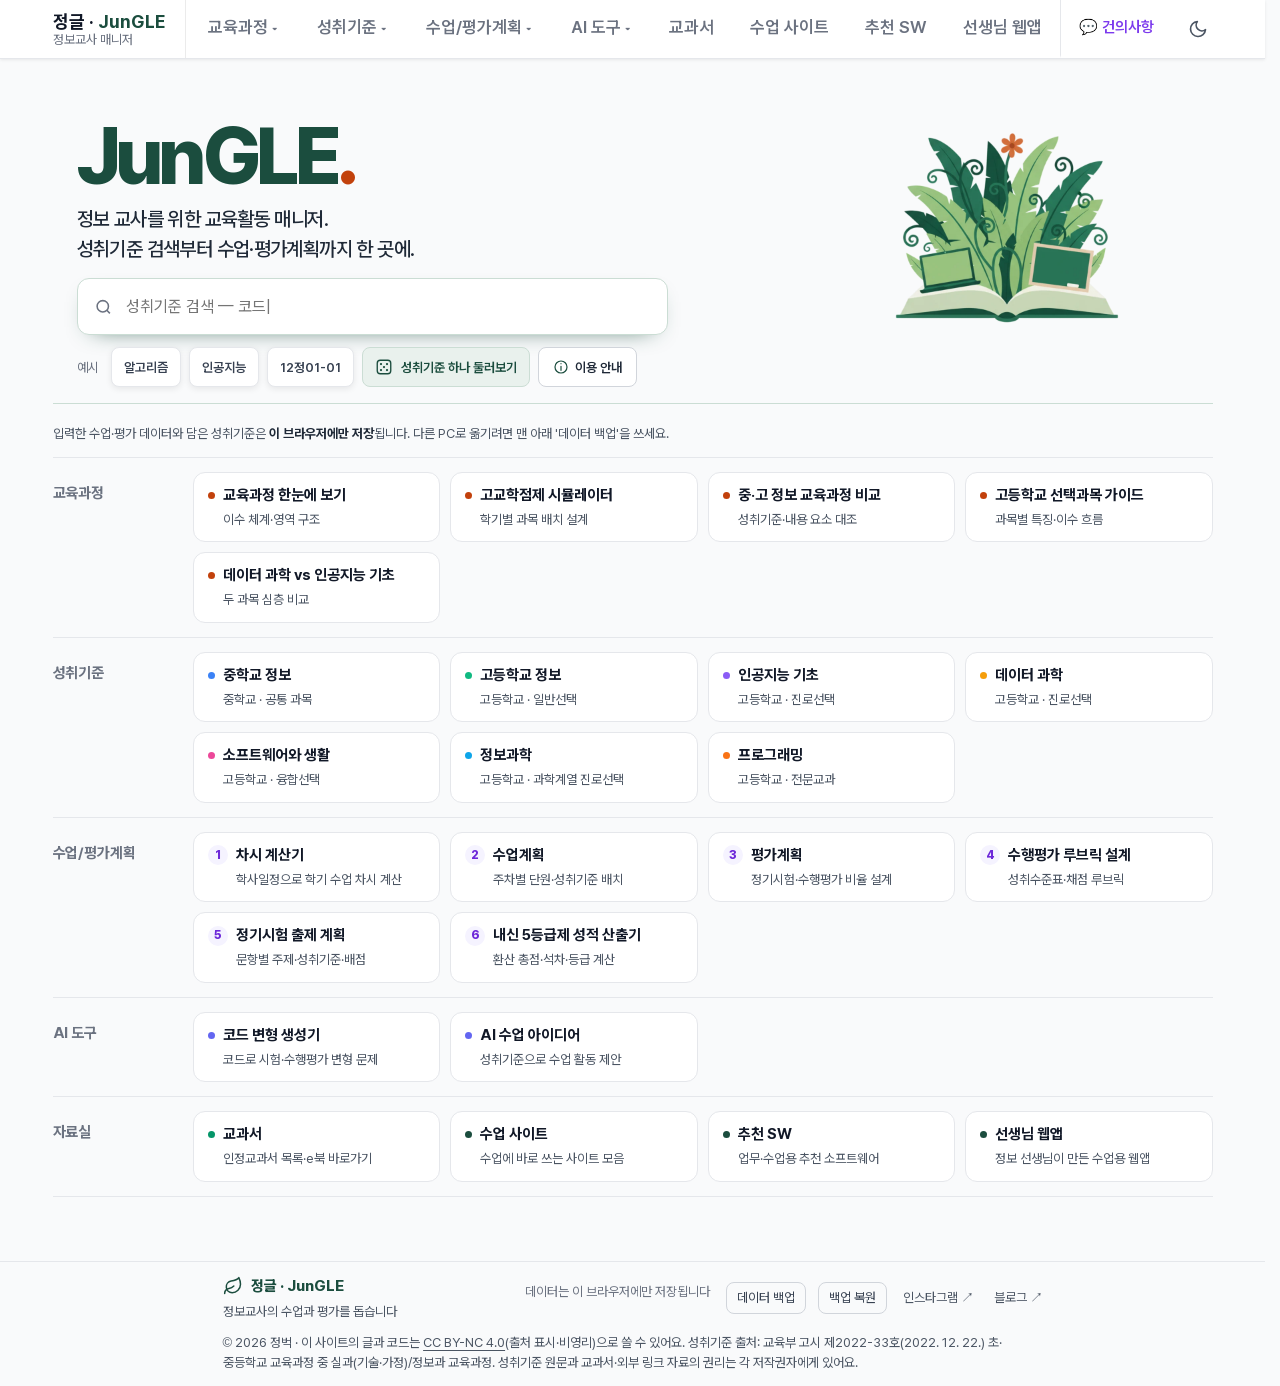
<file: index.html>
<!DOCTYPE html>
<html lang="ko">
<head>
<meta charset="UTF-8">
<meta http-equiv="Content-Security-Policy" content="default-src 'self'; script-src 'self'; style-src 'self' 'unsafe-inline'; font-src 'self'; img-src 'self' data:; connect-src 'self' https://generativelanguage.googleapis.com https://date.nager.at; object-src 'none'; base-uri 'self'">
<meta name="viewport" content="width=device-width, initial-scale=1.0">
<meta name="theme-color" content="#ffffff">
<!-- 모듈 워터폴 제거: app.js가 로드된 뒤에야 의존 모듈을 발견하는 직렬 왕복을 병렬화 -->
<link rel="modulepreload" href="assets/app.js">
<link rel="modulepreload" href="assets/utils.js">
<link rel="modulepreload" href="assets/state.js">
<link rel="modulepreload" href="assets/simulator.js">
<link rel="modulepreload" href="assets/chasi.js">
<link rel="modulepreload" href="assets/evalplan.js">
<link rel="modulepreload" href="assets/lessonplan.js">
<link rel="modulepreload" href="assets/rubric.js">
<link rel="modulepreload" href="assets/regexam.js">
<link rel="modulepreload" href="assets/gradecalc.js">
<link rel="modulepreload" href="assets/codevar.js">
<link rel="modulepreload" href="assets/aiidea.js">
<link rel="modulepreload" href="assets/gemini.js">
<link rel="modulepreload" href="assets/stdpicker.js">
<link rel="modulepreload" href="assets/textbook.js">
<link rel="modulepreload" href="assets/appstore.js">
<link rel="modulepreload" href="assets/resources.js">
<link rel="modulepreload" href="assets/overview.js">
<link rel="modulepreload" href="assets/achv.js">
<link rel="modulepreload" href="assets/affective.js">
<link rel="modulepreload" href="assets/home.js">
<link rel="modulepreload" href="assets/collect.js">
<link rel="modulepreload" href="assets/backup.js">
<link rel="modulepreload" href="assets/searchfx.js">
<link rel="modulepreload" href="assets/planctx.js">
<title>정글 · JunGLE | 정보교사 매니저</title>
<meta name="description" content="2022 개정 교육과정 성취기준 탐색, 수업·평가계획, 교과서 목록 등 정보교사를 위한 올인원 플랫폼">
<meta property="og:type" content="website">
<meta property="og:url" content="https://jgle.kr/">
<meta property="og:title" content="정글 · JunGLE | 정보교사 매니저">
<meta property="og:description" content="2022 개정 교육과정 성취기준 탐색, 수업·평가계획, 교과서 목록 등 정보교사를 위한 올인원 플랫폼">
<meta property="og:image" content="https://jgle.kr/images/jungle.png">
<meta property="og:image:width" content="3584">
<meta property="og:image:height" content="1184">
<meta name="twitter:card" content="summary_large_image">
<meta name="twitter:title" content="정글 · JunGLE | 정보교사 매니저">
<meta name="twitter:description" content="2022 개정 교육과정 성취기준 탐색, 수업·평가계획, 교과서 목록 등 정보교사를 위한 올인원 플랫폼">
<meta name="twitter:image" content="https://jgle.kr/images/jungle.png">
<link rel="icon" href="data:image/svg+xml,<svg xmlns='http://www.w3.org/2000/svg' viewBox='0 0 100 100'><text y='.9em' font-size='90'>🌿</text></svg>">
<link rel="manifest" href="manifest.json">
<script src="assets/theme-init.js"></script>
<link rel="stylesheet" href="assets/style.css">
<link rel="license" href="https://creativecommons.org/licenses/by-nc/4.0/">
</head>
<body>

<a href="#main" class="skip-link">본문 바로가기</a>

<h1 class="sr-only">정글 · JunGLE 정보교사 매니저</h1>
<div class="header">
  <div class="header-inner">
    <button class="header-brand" id="headerBrand">
      <span class="brand-line">정글 · <span class="gl-mark">JunGLE</span></span><small>정보교사 매니저</small>
    </button>
    <!-- 정적 탭: 첫 페인트용 자리 — init의 renderTabs()가 동일 마크업(+핸들러)으로 교체 -->
    <div class="tabs" id="tabs" role="navigation" aria-label="주요 메뉴"><button class="tab" data-text="교육과정 ▾" data-onclick="app:subject" data-args="[0]" style="" aria-current="false"> <span class="tab-inner">교육과정<span style="font-size:10px;line-height:1">▾</span></span></button><button class="tab" data-text="성취기준 ▾" data-onclick="app:hsGroup" style="" aria-current="false"> <span class="tab-inner">성취기준<span style="font-size:10px;line-height:1">▾</span></span></button><button class="tab" data-text="수업/평가계획 ▾" data-onclick="app:subject" data-args="[8]" style="" aria-current="false"> <span class="tab-inner">수업/평가계획<span style="font-size:10px;line-height:1">▾</span></span></button><button class="tab" data-text="AI 도구 ▾" data-onclick="app:subject" data-args="[15]" style="" aria-current="false"> <span class="tab-inner">AI 도구<span style="font-size:10px;line-height:1">▾</span></span></button><button class="tab" data-text="교과서" data-onclick="app:subject" data-args="[12]" style="" aria-current="false"> 교과서</button><button class="tab" data-text="수업 사이트" data-onclick="app:subject" data-args="[11]" style="" aria-current="false"> 수업 사이트</button><button class="tab" data-text="추천 SW" data-onclick="app:subject" data-args="[13]" style="" aria-current="false"> 추천 SW</button><button class="tab" data-text="선생님 웹앱" data-onclick="app:subject" data-args="[14]" style="" aria-current="false"> 선생님 웹앱</button><button class="tab tab-suggest" data-onclick="app:suggest" aria-label="건의사항 남기기">💬 건의사항</button></div>
    <button class="theme-toggle" id="themeToggle" type="button" aria-pressed="false" aria-label="다크 모드" title="다크 모드 켜기/끄기"><svg class="theme-ico theme-ico-moon" viewBox="0 0 24 24" fill="none" stroke="currentColor" stroke-width="2" stroke-linecap="round" stroke-linejoin="round" aria-hidden="true"><path d="M21 12.8A9 9 0 1 1 11.2 3a7 7 0 0 0 9.8 9.8z"/></svg><svg class="theme-ico theme-ico-sun" viewBox="0 0 24 24" fill="none" stroke="currentColor" stroke-width="2" stroke-linecap="round" stroke-linejoin="round" aria-hidden="true"><circle cx="12" cy="12" r="4"/><path d="M12 2v2M12 20v2M4.9 4.9l1.4 1.4M17.7 17.7l1.4 1.4M2 12h2M20 12h2M4.9 19.1l1.4-1.4M17.7 6.3l1.4-1.4"/></svg></button>
    <button class="hamburger" id="hamburger" aria-label="메뉴 열기">
      <span></span><span></span><span></span>
    </button>
  </div>
</div>

<div class="subtab-bar" id="subtabBar"><div class="subtab-box" id="subtabBox"><button type="button" class="subtab-arrow prev" data-dir="-1" tabindex="-1" aria-hidden="true">‹</button><div class="subtab-bar-inner" id="subtabBarInner" role="tablist"></div><button type="button" class="subtab-arrow next" data-dir="1" tabindex="-1" aria-hidden="true">›</button></div></div>

<div class="home-cover">
  <div id="jungleImg" class="home-hero-brand">
    <div class="cover-copy"><div class="hero-wordmark" aria-hidden="true">JunGLE<span class="cover-period">.</span></div>
    <p class="hero-sub">정보 교사를 위한 교육활동 매니저.<br>성취기준 검색부터 수업·평가계획까지 한 곳에.</p></div>
    <img class="cover-tree" src="images/hero-jungle.webp" width="48" height="48" alt="" decoding="async" fetchpriority="high">
  </div>
  <div class="search-wrap home-mode" id="searchSection">
  <svg class="search-icon" width="17" height="17" viewBox="0 0 24 24" fill="none" stroke="currentColor" stroke-width="2.2" aria-hidden="true"><circle cx="11" cy="11" r="8"/><path d="m21 21-4.35-4.35"/></svg>
  <input class="search-input" id="searchInput" type="text" placeholder="성취기준 검색 (예: 알고리즘, 12정01-01)" aria-label="성취기준 검색">
  <button class="search-clear" id="searchClear" aria-label="검색어 지우기">✕</button>
</div>
  <div class="home-recent" id="homeRecent" role="group" aria-label="최근 작업" hidden></div>
  <div class="home-cover-tools">
    <div class="cover-examples"><span>예시</span><button type="button" data-onclick="app:exampleSearch" data-query="알고리즘">알고리즘</button><button type="button" data-onclick="app:exampleSearch" data-query="인공지능">인공지능</button><button type="button" data-onclick="app:exampleSearch" data-query="12정01-01">12정01-01</button></div>
    <div class="cover-assist">
      <button class="cover-lucky" type="button" data-onclick="app:lucky"><svg viewBox="0 0 24 24" fill="none" stroke="currentColor" stroke-width="1.8" aria-hidden="true"><rect x="3" y="3" width="18" height="18" rx="4"/><path d="M8 8h.01M16 8h.01M12 12h.01M8 16h.01M16 16h.01" stroke-width="3" stroke-linecap="round"/></svg>성취기준 하나 둘러보기</button>
      <button class="cover-guide" type="button" data-onclick="home:openGuide" aria-haspopup="dialog" aria-controls="homeGuide"><svg viewBox="0 0 24 24" fill="none" stroke="currentColor" stroke-width="1.8" aria-hidden="true"><circle cx="12" cy="12" r="9"/><path d="M12 11v6M12 7h.01" stroke-linecap="round"/></svg>이용 안내</button>
    </div>
  </div>
</div>

<div class="domain-filter scroll-fade" id="domainFilter"></div>

<!-- 수업/평가계획 공통 기준(과목·학기·학년도) — planctx.js가 채운다. #main 밖이라 도구가 #main을 다시 그려도 남는다 -->
<div class="ctx-bar" id="planCtxBar" hidden></div>
<!-- 백업 리마인더(backup.js initBackupNag) — 수업/평가 데이터가 있고 14일 넘게 백업하지 않았을 때만 -->
<div class="backup-nag" id="backupNag" role="region" aria-label="백업 안내" hidden></div>

<div class="main" id="main" role="main">

  <div class="home-nav"><p class="home-local-note">입력한 수업·평가 데이터와 담은 성취기준은 <strong>이 브라우저에만 저장</strong>됩니다. 다른 PC로 옮기려면 맨 아래 '데이터 백업'을 쓰세요.</p>
    <div class="home-nav-section">
      <div class="home-nav-label">교육과정</div>
      <div class="home-card-grid"><button class="home-card" style="--hc-accent:var(--curr)" data-onclick="app:ovSubtab" data-args="[&quot;map&quot;]">
      <span class="home-card-name"><span class="home-card-dot"></span>교육과정 한눈에 보기</span>
      <span class="home-card-desc">이수 체계·영역 구조</span>
    </button><button class="home-card" style="--hc-accent:var(--curr)" data-onclick="app:ovSubtab" data-args="[&quot;simulator&quot;]">
      <span class="home-card-name"><span class="home-card-dot"></span>고교학점제 시뮬레이터</span>
      <span class="home-card-desc">학기별 과목 배치 설계</span>
    </button><button class="home-card" style="--hc-accent:var(--curr)" data-onclick="app:ovSubtab" data-args="[&quot;compare&quot;]">
      <span class="home-card-name"><span class="home-card-dot"></span>중·고 정보 교육과정 비교</span>
      <span class="home-card-desc">성취기준·내용 요소 대조</span>
    </button><button class="home-card" style="--hc-accent:var(--curr)" data-onclick="app:ovSubtab" data-args="[&quot;guide&quot;]">
      <span class="home-card-name"><span class="home-card-dot"></span>고등학교 선택과목 가이드</span>
      <span class="home-card-desc">과목별 특징·이수 흐름</span>
    </button><button class="home-card" style="--hc-accent:var(--curr)" data-onclick="app:ovSubtab" data-args="[&quot;dsai&quot;]">
      <span class="home-card-name"><span class="home-card-dot"></span>데이터 과학 vs 인공지능 기초</span>
      <span class="home-card-desc">두 과목 심층 비교</span>
    </button></div>
    </div>
    <div class="home-nav-section">
      <div class="home-nav-label">성취기준</div>
      <div class="home-card-grid"><button class="home-card" style="--hc-accent:#3B82F6" data-onclick="app:subject" data-args="[1]">
      <span class="home-card-name"><span class="home-card-dot"></span>중학교 정보</span>
      <span class="home-card-desc">중학교 · 공통 과목</span>
    </button><button class="home-card" style="--hc-accent:#10B981" data-onclick="app:subject" data-args="[2]">
      <span class="home-card-name"><span class="home-card-dot"></span>고등학교 정보</span>
      <span class="home-card-desc">고등학교 · 일반선택</span>
    </button><button class="home-card" style="--hc-accent:#8B5CF6" data-onclick="app:subject" data-args="[3]">
      <span class="home-card-name"><span class="home-card-dot"></span>인공지능 기초</span>
      <span class="home-card-desc">고등학교 · 진로선택</span>
    </button><button class="home-card" style="--hc-accent:#F59E0B" data-onclick="app:subject" data-args="[4]">
      <span class="home-card-name"><span class="home-card-dot"></span>데이터 과학</span>
      <span class="home-card-desc">고등학교 · 진로선택</span>
    </button><button class="home-card" style="--hc-accent:#EC4899" data-onclick="app:subject" data-args="[5]">
      <span class="home-card-name"><span class="home-card-dot"></span>소프트웨어와 생활</span>
      <span class="home-card-desc">고등학교 · 융합선택</span>
    </button><button class="home-card" style="--hc-accent:#0EA5E9" data-onclick="app:subject" data-args="[6]">
      <span class="home-card-name"><span class="home-card-dot"></span>정보과학</span>
      <span class="home-card-desc">고등학교 · 과학계열 진로선택</span>
    </button><button class="home-card" style="--hc-accent:#F97316" data-onclick="app:subject" data-args="[7]">
      <span class="home-card-name"><span class="home-card-dot"></span>프로그래밍</span>
      <span class="home-card-desc">고등학교 · 전문교과</span>
    </button></div>
    </div>
    <div class="home-nav-section">
      <div class="home-nav-label">수업/평가계획</div>
      <div class="home-card-grid"><button class="home-card" style="--hc-accent:var(--plan)" data-onclick="app:epSubtabNav" data-args="[&quot;chasi&quot;]">
      <span class="home-card-name"><span class="home-card-step" aria-hidden="true">1</span>차시 계산기</span>
      <span class="home-card-desc">학사일정으로 학기 수업 차시 계산</span>
    </button><button class="home-card" style="--hc-accent:var(--plan)" data-onclick="app:epSubtabNav" data-args="[&quot;lesson&quot;]">
      <span class="home-card-name"><span class="home-card-step" aria-hidden="true">2</span>수업계획</span>
      <span class="home-card-desc">주차별 단원·성취기준 배치</span>
    </button><button class="home-card" style="--hc-accent:var(--plan)" data-onclick="app:epSubtabNav" data-args="[&quot;eval&quot;]">
      <span class="home-card-name"><span class="home-card-step" aria-hidden="true">3</span>평가계획</span>
      <span class="home-card-desc">정기시험·수행평가 비율 설계</span>
    </button><button class="home-card" style="--hc-accent:var(--plan)" data-onclick="app:epSubtabNav" data-args="[&quot;rubric&quot;]">
      <span class="home-card-name"><span class="home-card-step" aria-hidden="true">4</span>수행평가 루브릭 설계</span>
      <span class="home-card-desc">성취수준표·채점 루브릭</span>
    </button><button class="home-card" style="--hc-accent:var(--plan)" data-onclick="app:epSubtabNav" data-args="[&quot;regexam&quot;]">
      <span class="home-card-name"><span class="home-card-step" aria-hidden="true">5</span>정기시험 출제 계획</span>
      <span class="home-card-desc">문항별 주제·성취기준·배점</span>
    </button><button class="home-card" style="--hc-accent:var(--plan)" data-onclick="app:epSubtabNav" data-args="[&quot;grade&quot;]">
      <span class="home-card-name"><span class="home-card-step" aria-hidden="true">6</span>내신 5등급제 성적 산출기</span>
      <span class="home-card-desc">환산 총점·석차·등급 계산</span>
    </button></div>
    </div>
    <div class="home-nav-section">
      <div class="home-nav-label">AI 도구</div>
      <div class="home-card-grid"><button class="home-card" style="--hc-accent:var(--ovr)" data-onclick="app:aiGo" data-args="[&quot;codevar&quot;]">
      <span class="home-card-name"><span class="home-card-dot"></span>코드 변형 생성기</span>
      <span class="home-card-desc">코드로 시험·수행평가 변형 문제</span>
    </button><button class="home-card" style="--hc-accent:var(--ovr)" data-onclick="app:aiGo" data-args="[&quot;idea&quot;]">
      <span class="home-card-name"><span class="home-card-dot"></span>AI 수업 아이디어</span>
      <span class="home-card-desc">성취기준으로 수업 활동 제안</span>
    </button></div>
    </div>
    <div class="home-nav-section">
      <div class="home-nav-label">자료실</div>
      <div class="home-card-grid"><button class="home-card" style="--hc-accent:#059669" data-onclick="app:subject" data-args="[12]">
      <span class="home-card-name"><span class="home-card-dot"></span>교과서</span>
      <span class="home-card-desc">인정교과서 목록·e북 바로가기</span>
    </button><button class="home-card" style="--hc-accent:var(--brand)" data-onclick="app:subject" data-args="[11]">
      <span class="home-card-name"><span class="home-card-dot"></span>수업 사이트</span>
      <span class="home-card-desc">수업에 바로 쓰는 사이트 모음</span>
    </button><button class="home-card" style="--hc-accent:var(--brand)" data-onclick="app:subject" data-args="[13]">
      <span class="home-card-name"><span class="home-card-dot"></span>추천 SW</span>
      <span class="home-card-desc">업무·수업용 추천 소프트웨어</span>
    </button><button class="home-card" style="--hc-accent:var(--brand)" data-onclick="app:subject" data-args="[14]">
      <span class="home-card-name"><span class="home-card-dot"></span>선생님 웹앱</span>
      <span class="home-card-desc">정보 선생님이 만든 수업용 웹앱</span>
    </button></div>
    </div>
  </div>
</div>

<dialog id="homeGuide" class="home-guide-modal" aria-labelledby="homeGuideTitle" aria-describedby="homeGuideIntro">
  <div class="home-guide-header"><h2 id="homeGuideTitle">정글 이용 안내</h2><button type="button" class="home-guide-close" data-onclick="home:closeGuide" aria-label="이용 안내 닫기" autofocus>✕</button></div>
  <p id="homeGuideIntro">찾은 성취기준을 수업과 평가 계획으로 이어가세요.</p>
  <ol class="home-guide-steps">
    <li><span aria-hidden="true">1</span><div><h3>성취기준 검색</h3><p>검색창에 ‘알고리즘’ 같은 키워드나 ‘12정01-01’ 같은 코드를 입력하세요. 검색 예시를 눌러 시작할 수도 있습니다.</p></div></li>
    <li><span aria-hidden="true">2</span><div><h3>복사하거나 담기</h3><p>필요한 기준은 바로 복사하세요. 여러 기준을 함께 사용하려면 체크해서 담은 뒤, 담은 항목에서 모아 확인하세요.</p></div></li>
    <li><span aria-hidden="true">3</span><div><h3>수업·평가 계획에 활용</h3><p>담은 성취기준을 수업·평가 계획 작성에 활용하세요. 교과서와 수업 자료는 상단 메뉴에서 찾아볼 수 있습니다.</p></div></li>
  </ol>
  <p class="home-guide-keys"><span>단축키</span> <kbd>/</kbd> 어느 화면에서든 검색창으로 이동 · <kbd>Esc</kbd> 열린 창·패널 닫기</p>
  <div class="home-guide-footer">
    <div class="home-guide-links">
      <a href="https://naver.me/50BcPxbO" target="_blank" rel="noopener noreferrer">건의사항 남기기<span class="sr-only"> (새 창)</span> ↗</a>
      <a href="https://github.com/jungbucks/jungle/commits/main" target="_blank" rel="noopener noreferrer">최근 업데이트<span class="sr-only"> (새 창)</span> ↗</a>
    </div>
    <button type="button" data-onclick="home:startSearch">검색 시작하기</button>
  </div>
</dialog>

<footer class="site-footer">
  <div class="site-footer-inner">
    <div class="site-footer-brand">
      <span class="site-footer-name"><svg width="20" height="20" viewBox="0 0 24 24" fill="none" stroke="currentColor" stroke-width="1.8" stroke-linecap="round" stroke-linejoin="round" aria-hidden="true"><path d="M11 20A7 7 0 0 1 9.8 6.1C15.5 5 17 4.48 19 2c1 2 2 4.18 2 8 0 5.5-4.78 10-10 10Z"/><path d="M2 21c0-3 1.85-5.36 5.08-6C9.5 14.52 12 13 13 12"/></svg>정글 · JunGLE</span>
      <p>정보교사의 수업과 평가를 돕습니다</p>
    </div>
    <div class="site-footer-actions">
      <div class="site-footer-tools" role="group" aria-label="데이터 관리">
        <span class="site-footer-local"><span class="sfl-long">데이터는 </span>이 브라우저에만 저장<span class="sfl-long">됩니다</span></span>
        <button class="site-footer-btn" id="backupExportBtn" type="button">데이터 백업</button>
        <button class="site-footer-btn" id="backupImportBtn" type="button">백업 복원</button>
        <input type="file" id="backupImportFile" accept=".json,application/json" hidden>
      </div>
      <nav class="site-footer-social" aria-label="제작자 채널">
        <a href="https://www.instagram.com/jungbucks" target="_blank" rel="noopener noreferrer" class="site-footer-link" aria-label="인스타그램 (새 탭)">인스타그램 ↗</a>
        <a href="https://blog.naver.com/kachu_t" target="_blank" rel="noopener noreferrer" class="site-footer-link" aria-label="블로그 (새 탭)">블로그 ↗</a>
      </nav>
    </div>
  </div>
  <p class="site-footer-legal">© 2026 정벅 · 이 사이트의 글과 코드는 <a href="https://creativecommons.org/licenses/by-nc/4.0/deed.ko" target="_blank" rel="license noopener noreferrer">CC BY-NC 4.0</a>(출처 표시·비영리)으로 쓸 수 있어요. 성취기준 출처: 교육부 고시 제2022-33호(2022. 12. 22.) 초·중등학교 교육과정 중 실과(기술·가정)/정보과 교육과정. 성취기준 원문과 교과서·외부 링크 자료의 권리는 각 저작권자에게 있어요.</p>
</footer>

<button class="fab" id="fab" hidden aria-expanded="false" aria-controls="collectPanel" aria-label="담은 성취기준 패널 열기/닫기">
  📋 담은 항목 <span class="fab-cnt" id="fabCnt" aria-live="polite" aria-atomic="true">0</span>
</button>

<div class="collect-panel" id="collectPanel" aria-hidden="true">
  <div class="panel-header" id="panelHeader" role="button" tabindex="0">
    <div class="panel-title">📋 담은 성취기준 <span class="panel-cnt-badge" id="panelCnt">0</span></div>
    <div class="panel-actions" id="panelActions">
      <button class="pbtn sec" id="clearCollectBtn">전체 삭제</button>
      <button class="pbtn pri" id="copyAllBtn">전체 복사</button>
      <button class="pbtn sec" id="downloadCollectedBtn">담은 항목 저장 (.txt)</button>
      <button class="pbtn sec" id="panelCloseBtn">닫기 ▼</button>
    </div>
  </div>
  <div class="panel-body" id="panelBody"></div>
</div>




<!-- 성취기준 선택 공용 모달 (stdpicker) — 수업계획·평가·루브릭·정기시험 공유 -->
<div id="stdPickerModal" class="eval-modal-overlay" style="display:none">
  <div class="eval-modal" role="dialog" aria-modal="true" aria-labelledby="stdPickerTitle">
    <div class="eval-modal-hd">
      <span class="eval-modal-title" id="stdPickerTitle">성취기준 선택</span>
      <select id="stdPickerSubjSel" class="eval-select" style="font-size:13px;flex:1;max-width:220px" aria-label="과목 선택"></select>
      <button class="cmp-close-btn" id="stdPickerCloseX" aria-label="닫기">✕</button>
    </div>
    <div class="std-picker-hint" id="stdPickerHint" style="display:none"></div>
    <div class="eval-modal-body" id="stdPickerModalBody"></div>
    <div class="eval-modal-ft">
      <span class="eval-modal-sel-count" id="stdPickerSelCount">0개 선택됨</span>
      <div style="display:flex;gap:8px">
        <button class="pbtn sec" id="stdPickerCancelBtn">취소</button>
        <button class="pbtn pri" id="stdPickerConfirmBtn">확인</button>
      </div>
    </div>
  </div>
</div>

<!-- 평가계획 표 미리보기 모달 -->
<div id="evalPreviewModal" class="eval-preview-overlay" style="display:none">
  <div class="eval-preview-modal" role="dialog" aria-modal="true" aria-labelledby="evalPreviewTitle">
    <div class="eval-preview-hd">
      <span class="eval-preview-title" id="evalPreviewTitle">표 미리보기</span>
      <button class="cmp-close-btn" id="evalPreviewCloseX" aria-label="닫기">✕</button>
    </div>
    <div class="eval-preview-body" id="evalPreviewBody"></div>
    <div class="eval-preview-ft">
      <button class="pbtn sec" id="evalCopyBtn">클립보드 복사</button>
      <button class="pbtn pri" id="evalPreviewCloseBtn">닫기</button>
    </div>
  </div>
</div>

<!-- 평가계획 요약 패널 -->
<div id="evalSumPanel" class="eval-sum-panel"></div>

<div class="nav-overlay" id="navOverlay"></div>
<div class="nav-drawer" id="navDrawer" role="navigation" aria-label="모바일 메뉴">
  <div class="nav-drawer-hd">
    <div class="nav-drawer-brand">정글 · JunGLE<small>정보교사 매니저</small></div>
    <button class="nav-drawer-close" id="navDrawerClose" aria-label="메뉴 닫기">✕</button>
  </div>
  <div class="nav-drawer-body" id="mobileNavMenu"></div>
</div>

<div id="liveRegion" aria-live="polite" aria-atomic="true" class="sr-only"></div>
<script src="assets/data.js"></script>
<script src="assets/boot.js"></script>
<script type="module" src="assets/app.js"></script>
</body>
</html>
</file>
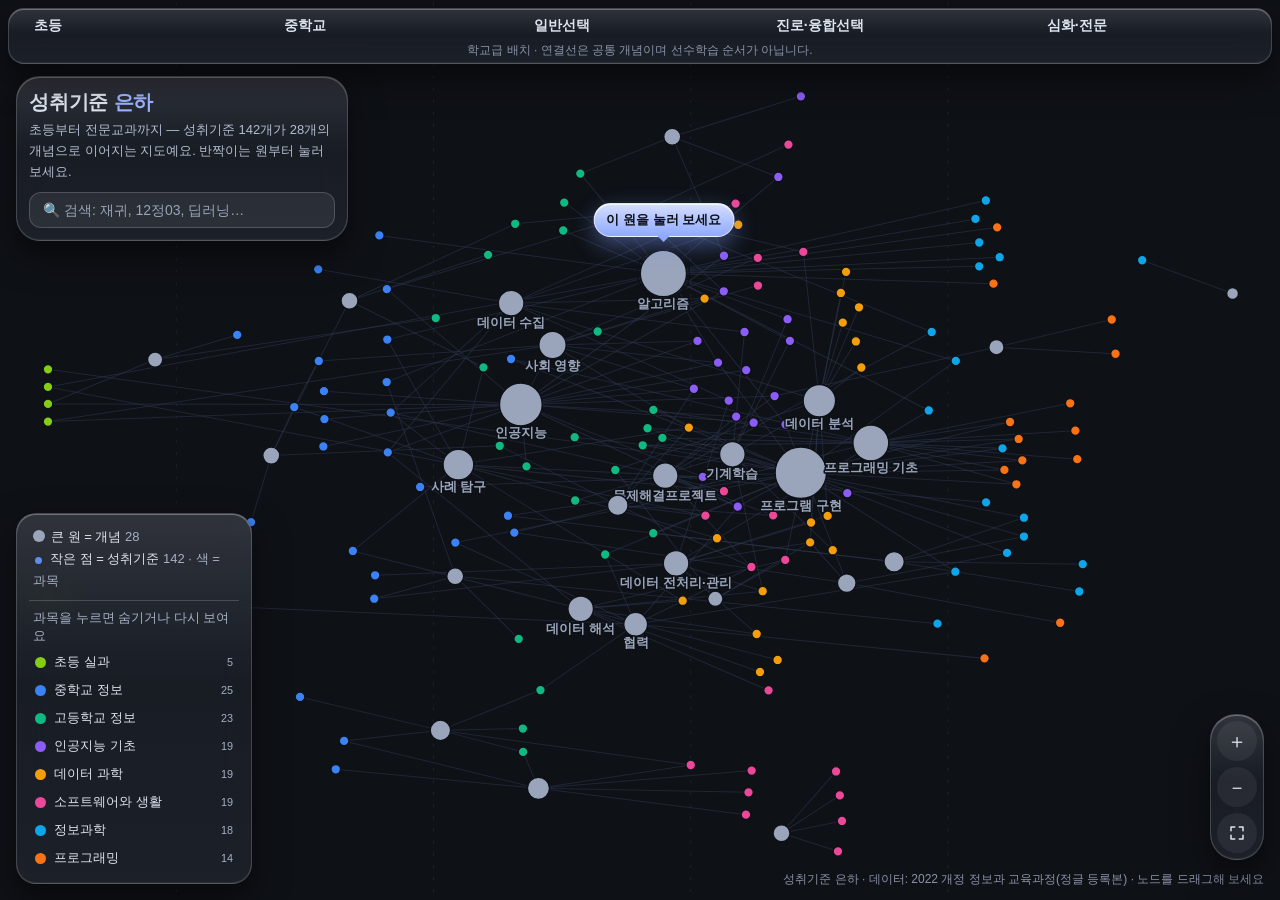
<file: std-map/index.html>
<!DOCTYPE html>
<html lang="ko">
<head>
<meta charset="UTF-8">
<meta name="viewport" content="width=device-width, initial-scale=1.0">
<title>성취기준 은하 — 정보 교과 개념 지도</title>
<meta name="description" content="중학교 정보부터 고등학교 7과목까지, 성취기준 137개가 개념으로 이어지는 인터랙티브 지식 그래프">
<meta name="theme-color" content="#0E1116">
<style>
/* 옵시디언 그래프 뷰 무드 — 어두운 우주에 과목색 별들.
   그래프 위에 떠 있는 것(학교급 띠·제목·범례·확대 버튼·상세 패널·안내 말풍선)만 리퀴드 글래스. */
:root{
  --bg:#0E1116; --panel:#161B24; --panel2:#1D2430; --line:#2A3342;
  --ink:#DEE4EF; --dim:#8B93A8; --tag:#9AA5BC; --accent:#7C9BFF; --accent-hi:#9DB3FF;
  /* 리퀴드 글래스: 어두운 바탕색을 깔고(대비 확보) 위에 빛 그라데이션 + 가장자리 반사 */
  --glass-base:rgba(20,25,34,.62);
  --glass-strong:rgba(20,25,34,.9);
  --glass-sheen:linear-gradient(180deg,rgba(255,255,255,.13),rgba(255,255,255,.03) 46%,rgba(255,255,255,.05));
  --glass-edge:rgba(255,255,255,.18);
  --glass-shadow:inset 0 1px 0 rgba(255,255,255,.3),inset 0 -1px 0 rgba(255,255,255,.06),0 14px 34px rgba(0,0,0,.5);
  --glass-blur:blur(16px) saturate(1.45);
}
*{margin:0;padding:0;box-sizing:border-box}
html,body{height:100%;overflow:hidden}
body{background:var(--bg);color:var(--ink);font-family:'Pretendard','Malgun Gothic',-apple-system,sans-serif}
#stage{position:fixed;inset:0;cursor:grab}
#stage:active{cursor:grabbing}
button{font-family:inherit}
button:focus-visible,input:focus-visible{outline:2px solid var(--accent-hi);outline-offset:2px}

.glass{background:var(--glass-sheen),var(--glass-base);border:1px solid var(--glass-edge);box-shadow:var(--glass-shadow);
  -webkit-backdrop-filter:var(--glass-blur);backdrop-filter:var(--glass-blur)}
@supports not ((backdrop-filter:blur(1px)) or (-webkit-backdrop-filter:blur(1px))){
  .glass{background:var(--glass-sheen),var(--panel)}
}

/* 상단: 학교급 띠 — 라벨은 그래프의 실제 열 위치를 따라 움직인다(updateTiers) */
#tierGuide{position:fixed;top:8px;left:8px;right:8px;z-index:11;border-radius:16px;padding:8px 12px 7px;height:56px}
#tierLabels{position:relative;height:20px}
#tierLabels span{position:absolute;top:0;transform:translateX(-50%);font-size:14px;font-weight:700;white-space:nowrap;color:var(--ink)}
#tierGuide p{font-size:12px;color:var(--dim);text-align:center;margin-top:5px;white-space:nowrap;overflow:hidden;text-overflow:ellipsis}

/* 좌상단: 제목·검색 (내부 둥글기 12 + 여백 12 = 바깥 24) */
#hud{position:fixed;top:76px;left:16px;z-index:10;width:332px;padding:12px;border-radius:24px}
#hud h1{font-size:20px;font-weight:900;letter-spacing:-.01em}
#hud h1 b{color:var(--accent-hi)}
#hud .hook{font-size:13px;color:#B4BCCE;margin:4px 0 10px;line-height:1.6}
#search{width:100%;padding:9px 13px;border-radius:12px;border:1px solid var(--glass-edge);
  background:rgba(255,255,255,.07);color:var(--ink);font-family:inherit;font-size:14px}
#search::placeholder{color:#9AA3B8}
#search:focus{outline:2px solid var(--accent);border-color:transparent}
#searchHint{font-size:13px;color:#B4BCCE;margin-top:6px}
#searchHint:empty{display:none}
#searchResults{max-height:35vh;overflow-y:auto;border-radius:12px;margin-top:6px}
#searchResults:empty{display:none}
.search-hit{display:block;width:100%;padding:11px 12px;text-align:left;background:var(--glass-strong);border:0;border-bottom:1px solid var(--line);color:var(--ink);font:inherit;font-size:14px;cursor:pointer;line-height:1.6}
.search-hit small{display:block;color:#A7B0C4;font-size:13px}.search-hit:hover{background:var(--panel2)}
.suggest{font-size:13px;color:#B4BCCE;margin-top:8px}
.suggest .chips{margin-top:6px}

/* 처음 안내: '알고리즘' 원 위 말풍선 (위치는 placeCoach가 그래프 좌표에서 계산) */
#coach{position:fixed;z-index:9;left:0;top:0;padding:7px 12px;border-radius:99px;font-size:13px;font-weight:700;color:#0E1116;white-space:nowrap;
  background:linear-gradient(180deg,#D4DEFF,#8FA9FF);border:1px solid rgba(255,255,255,.65);
  box-shadow:inset 0 1px 0 rgba(255,255,255,.75),0 8px 22px rgba(124,155,255,.45);pointer-events:none;transform:translate(-50%,-100%)}
#coach::after{content:"";position:absolute;left:50%;bottom:-6px;margin-left:-6px;border:6px solid transparent;border-bottom:0;border-top-color:#8FA9FF}
#coach.below{transform:translate(-50%,0)}
#coach.below::after{bottom:auto;top:-6px;border-top:0;border-bottom:6px solid #D4DEFF;border-top-color:transparent}
#coach[hidden]{display:none}
.coach-ring{fill:none;stroke:var(--accent-hi);stroke-width:3;pointer-events:none;transform-box:fill-box;transform-origin:center;animation:coach 1.7s ease-out infinite}
@keyframes coach{0%{opacity:.95;transform:scale(1)}100%{opacity:0;transform:scale(1.9)}}

/* 좌하단: 읽는 법 + 과목 범례(누르면 숨기기) (내부 8 + 여백 12 = 바깥 20) */
#legend{position:fixed;left:16px;bottom:16px;z-index:10;border-radius:20px;padding:12px;width:236px}
#legendToggle{display:none}
.lg-key{font-size:13px;line-height:1.7;padding:0 4px 8px;border-bottom:1px solid var(--glass-edge);margin-bottom:8px}
.lg-key i{display:inline-block;border-radius:50%;vertical-align:-1px;margin-right:6px}
.lg-key small{color:#A7B0C4;font-size:13px}
.lg-hint{font-size:13px;color:#A7B0C4;padding:0 4px 4px}
#legendList{display:flex;flex-direction:column;gap:2px}
.lg{display:flex;align-items:center;gap:8px;font-size:13px;cursor:pointer;border:none;background:none;
  color:var(--ink);padding:4px 6px;border-radius:8px;text-align:left;width:100%}
.lg:hover{background:rgba(255,255,255,.08)}
.lg .sw{width:11px;height:11px;border-radius:50%;flex-shrink:0}
.lg small{color:#A7B0C4;margin-left:auto}
.lg.off{opacity:.45}.lg.off .sw{background:transparent!important;box-shadow:inset 0 0 0 1.5px var(--dim)}
.lg.off .nm{text-decoration:line-through}
#hiddenNote{display:flex;align-items:center;justify-content:space-between;gap:8px;font-size:13px;color:#FFD27A;margin-top:8px;padding:6px 6px 0;border-top:1px solid var(--glass-edge)}
#hiddenNote[hidden]{display:none}
#hiddenNote button{font-size:13px;color:var(--ink);background:rgba(255,255,255,.1);border:1px solid var(--glass-edge);border-radius:99px;padding:3px 10px;cursor:pointer}

/* 우하단: 확대·축소·전체 보기 */
#zoomCtl{position:fixed;right:16px;bottom:40px;z-index:10;display:flex;flex-direction:column;gap:6px;padding:6px;border-radius:26px}
#zoomCtl button{width:40px;height:40px;border-radius:20px;border:0;background:rgba(255,255,255,.06);color:var(--ink);font-size:20px;line-height:1;cursor:pointer;display:grid;place-items:center}
#zoomCtl button:hover{background:rgba(255,255,255,.16)}
#zoomCtl svg{width:18px;height:18px;stroke:currentColor;fill:none;stroke-width:2;stroke-linecap:round;stroke-linejoin:round}
body:has(#panel.on) #zoomCtl{right:362px}

/* 우측: 상세 패널 (글이 많아 유리를 더 불투명하게 — 가독성 우선) */
#panel{position:fixed;top:76px;right:8px;bottom:8px;width:min(340px,88vw);z-index:20;border-radius:20px;
  background:var(--glass-sheen),var(--glass-strong);padding:16px 20px 22px;overflow-y:auto;
  transform:translateX(calc(100% + 16px));transition:transform .25s ease;visibility:hidden}
#panel.on{transform:none;visibility:visible}
#panelClose{position:absolute;top:14px;right:14px;background:rgba(255,255,255,.06);border:1px solid var(--glass-edge);
  color:var(--ink);border-radius:10px;width:32px;height:32px;cursor:pointer;font-size:14px}
#panelClose:hover{border-color:var(--accent)}
#panelNav{display:flex;gap:8px;margin:0 40px 12px 0}
#panelNav button{min-height:36px;padding:6px 12px;color:var(--ink);background:rgba(255,255,255,.06);border:1px solid var(--glass-edge);border-radius:10px;cursor:pointer}
#goBack:disabled{opacity:.4;cursor:default}
#trail{font-size:13px;color:var(--dim);line-height:1.6;margin-bottom:12px;overflow-wrap:anywhere}
.p-eyebrow{font-size:13px;letter-spacing:.08em;color:#A7B0C4}
.p-code{font-size:19px;font-weight:900;margin:4px 0 2px;font-variant-numeric:tabular-nums}
.p-subj{display:inline-flex;align-items:center;gap:7px;font-size:13px;font-weight:700;
  border:1px solid var(--line);border-radius:99px;padding:4px 12px;margin:8px 0}
.p-subj .sw{width:9px;height:9px;border-radius:50%}
.p-domain{font-size:13px;color:#A7B0C4;margin-bottom:10px;line-height:1.6}
.p-how{font-size:13px;line-height:1.6;color:var(--ink);background:rgba(124,155,255,.12);border:1px solid rgba(124,155,255,.35);border-radius:12px;padding:9px 12px;margin:4px 0 6px}
.p-text{font-size:15px;line-height:1.8;background:var(--panel2);border-radius:12px;padding:14px 16px}
.p-sec{font-size:13px;letter-spacing:.06em;color:#A7B0C4;margin:18px 0 8px}
.chips{display:flex;flex-wrap:wrap;gap:7px}
.chip{font-size:13px;border:1px solid var(--line);border-radius:99px;padding:4px 11px;
  background:rgba(255,255,255,.04);color:var(--ink);cursor:pointer}
.chip:hover{border-color:var(--accent);color:var(--accent-hi)}
.p-list{display:flex;flex-direction:column;gap:6px}
.p-item{display:flex;gap:8px;align-items:flex-start;font-size:13px;line-height:1.55;
  background:none;border:none;color:var(--ink);cursor:pointer;text-align:left;
  padding:7px 9px;border-radius:9px}
.p-item:hover{background:var(--panel2)}
.p-item .sw{width:8px;height:8px;border-radius:50%;flex-shrink:0;margin-top:5px}
.p-item b{font-variant-numeric:tabular-nums;font-weight:800;white-space:nowrap}
#sheetToggle,#sheetTitle{display:none}

/* 그래프 요소 */
.band-label,.band-arrow{display:none}
.band-sep{stroke:#1B2230;stroke-dasharray:3 9}
.lk{stroke:#2E3850;stroke-width:1;stroke-opacity:.55}
.nd{cursor:pointer;outline:none}
.nd circle{stroke:#0E1116;stroke-width:1.4}
.nd text{fill:var(--dim);font-size:9px;pointer-events:none;font-family:'Pretendard','Malgun Gothic',sans-serif;
  paint-order:stroke;stroke:var(--bg);stroke-width:3px;stroke-linejoin:round}
.nd.tag text{fill:var(--tag);font-size:11px;font-weight:700}
.nd:focus-visible circle{stroke:var(--accent-hi);stroke-width:3;vector-effect:non-scaling-stroke}
.nd.selected circle{stroke:var(--ink);stroke-width:3;vector-effect:non-scaling-stroke}
.faded{opacity:.08}
.lk.hl{stroke:var(--accent);stroke-opacity:.9;stroke-width:1.6}
footer{position:fixed;right:16px;bottom:12px;z-index:5;font-size:12px;color:var(--dim)}
body:has(#panel.on) footer{display:none}

@media (prefers-reduced-motion:reduce){
  #panel{transition:none}
  .coach-ring{animation:none;opacity:1;stroke-width:4}
}

/* 휴대폰·좁은 화면 */
@media(max-width:760px){
 :root{--glass-blur:blur(8px) saturate(1.3)}
 #tierGuide{top:6px;left:6px;right:6px;height:50px;padding:7px 8px 6px;border-radius:14px}
 #tierLabels span{font-size:12px}
 #tierGuide p{font-size:11px}
 #hud{top:64px;left:8px;right:8px;width:auto;padding:10px;border-radius:22px}
 #hud .hook{font-size:13px;margin-bottom:8px}
 #legend{left:8px;bottom:8px;width:auto;max-width:calc(100vw - 80px);padding:6px;border-radius:20px}
 #legendToggle{display:flex;align-items:center;gap:6px;min-height:40px;padding:0 12px;border-radius:14px;border:0;background:none;color:var(--ink);font-size:14px;font-weight:700;cursor:pointer}
 #legendBody{display:none;max-height:48vh;overflow-y:auto;padding:6px 6px 4px}
 #legend.open #legendBody{display:block}
 #zoomCtl{right:8px;bottom:8px}
 #zoomCtl button{width:40px;height:40px}
 footer{display:none}
 #panel{top:auto;left:0;right:0;bottom:0;width:100%;height:52dvh;border-radius:20px 20px 0 0;padding:12px 16px;transform:translateY(100%);overflow:hidden;display:flex;flex-direction:column}
 #panel.on{transform:none}
 #panelContent{min-height:0;overflow-y:auto;overscroll-behavior:contain;padding-bottom:env(safe-area-inset-bottom)}
 #sheetToggle{display:block}#panel.folded #sheetTitle{display:block}#sheetTitle{font-size:15px;font-weight:700;margin-bottom:8px;overflow-wrap:anywhere}
 #panel.folded{height:auto;max-height:30dvh}#panel.folded #panelContent{display:none}
 body:has(#panel.on) #legend,body:has(#panel.on) #zoomCtl{display:none}
}
</style>
</head>
<body>
<svg id="stage" aria-label="성취기준과 개념을 잇는 그래프"></svg>
<div id="tierGuide" class="glass" aria-label="학교급 안내"><div id="tierLabels"></div><p>학교급 배치 · 연결선은 공통 개념이며 선수학습 순서가 아닙니다.</p></div>

<div id="hud" class="glass">
  <h1>성취기준 <b>은하</b></h1>
  <p class="hook">중1의 '변수'는 어디까지 여행할까?<br>왼쪽 중학교에서 오른쪽 전문교과까지 — 성취기준 137개가 28개의 개념으로 이어집니다. 별을 끌어보세요.</p>
  <input aria-label="개념 또는 성취기준 검색" id="search" type="search" placeholder="🔍 검색: 재귀, 12정03, 딥러닝…" autocomplete="off">
  <div id="searchHint" role="status"></div>
  <div id="searchResults" aria-label="검색 결과"></div>
</div>

<div id="coach" hidden>이 원을 눌러 보세요</div>

<div id="legend" class="glass">
  <button id="legendToggle" aria-expanded="false" aria-controls="legendBody">범례·과목 ▴</button>
  <div id="legendBody">
    <div class="lg-key"></div>
    <div class="lg-hint">과목을 누르면 숨기거나 다시 보여요</div>
    <div id="legendList"></div>
    <div id="hiddenNote" hidden><span></span><button id="showAll">모두 보기</button></div>
  </div>
</div>

<div id="zoomCtl" class="glass" role="group" aria-label="지도 확대·축소">
  <button id="zoomIn" aria-label="확대" title="확대">＋</button>
  <button id="zoomOut" aria-label="축소" title="축소">－</button>
  <button id="resetView" aria-label="처음 화면으로 (검색·숨김·선택 모두 해제)" title="처음 화면으로"><svg viewBox="0 0 24 24"><path d="M4 9V4h5M20 9V4h-5M4 15v5h5M20 15v5h-5"/></svg></button>
</div>

<aside id="panel" class="glass" aria-live="polite">
  <div id="panelNav"><button id="goBack" disabled>이전으로</button><button id="sheetToggle" aria-expanded="true" aria-controls="panelContent">접기</button></div>
  <div id="sheetTitle"></div>
  <div id="panelContent"><div id="trail" aria-label="탐색 경로"></div><div id="panelBody"></div></div>
  <button id="panelClose" aria-label="닫기">✕</button>
</aside>

<footer>성취기준 은하 · 데이터: 2022 개정 정보과 교육과정(정글 등록본) · 노드를 드래그해 보세요</footer>

<script src="lib/d3.v7.min.js"></script>
<script src="data/graph-data.js"></script>
<script>
'use strict';
(function(){
const G = window.STD_GRAPH;
const STD_N = G.nodes.filter(n=>n.type==='std').length, TAG_N = G.nodes.filter(n=>n.type==='tag').length;
document.querySelector('#hud .hook').textContent='초등부터 전문교과까지 — 성취기준 '+STD_N+'개가 '+TAG_N+'개의 개념으로 이어지는 지도예요. 반짝이는 원부터 눌러 보세요.';
const SUBJ = Object.fromEntries(G.subjects.map(s=>[s.id,s]));
const $ = s=>document.querySelector(s);
const esc = s=>String(s).replace(/[&<>"']/g,m=>({'&':'&amp;','<':'&lt;','>':'&gt;','"':'&quot;',"'":'&#39;'}[m]));
const reduceMotion = ()=>matchMedia('(prefers-reduced-motion:reduce)').matches;

const W = innerWidth, H = innerHeight;
const MOB = W<=760;
const GW = Math.max(1320, W), GH = Math.max(780, H);
const svg = d3.select('#stage').attr('viewBox',[0,0,W,H]);
const root = svg.append('g');

/* 데이터 사본 (d3가 source/target을 객체로 치환) */
const nodes = G.nodes.map(d=>({...d}));
const links = G.links.map(d=>({...d}));
const byId = new Map(nodes.map(n=>[n.id,n]));
const neighbors = new Map(nodes.map(n=>[n.id,new Set()]));
links.forEach(l=>{ neighbors.get(l.source).add(l.target); neighbors.get(l.target).add(l.source); });

const rOf = d => d.type==='tag' ? Math.min(30, 5+d.deg*0.85) : 4.8;
const colorOf = d => d.type==='tag' ? '#9AA5BC' : SUBJ[d.subject].color;

/* 학교급 밴드 — 왼쪽 중학교에서 출발해 오른쪽으로 갈수록 깊어진다 */
const TIERS = ['초등','중학교','일반선택','진로·융합선택','심화·전문'];
const TIERS_SHORT = ['초등','중학교','일반','진로·융합','심화·전문'];
const tierOfLevel = lv => lv==='초등학교' ? 0
  : lv==='중학교' ? 1
  : lv.includes('일반') ? 2
  : (lv.includes('과학계열')||lv.includes('전문')) ? 4 : 3;
const tierOf = d => d.type==='std' ? tierOfLevel(SUBJ[d.subject].level) : null;
const tierX = t => GW*(0.11 + t*0.1925);
// 초등 5개는 개념 링크에 끌려 tier1로 새어든다 → x를 tier0에 완전 고정(y만 자유). 드래그하면 풀림.
nodes.forEach(n=>{ if(n.type==='std' && SUBJ[n.subject] && SUBJ[n.subject].level==='초등학교') n.fx = tierX(0); });

/* 시뮬레이션 — forceX가 성취기준을 학교급 열로 끌어당긴다(개념 태그는 이웃을 따라 떠다님) */
const sim = d3.forceSimulation(nodes)
  .force('link', d3.forceLink(links).id(d=>d.id).distance(52).strength(.32))
  .force('charge', d3.forceManyBody().strength(-105))
  .force('x', d3.forceX(d=> d.type==='std' ? tierX(tierOf(d)) : GW/2)
    // 초등 실과 5개는 개념을 중학교와 공유해 링크에 끌려 tier1로 새어든다 → 초등만 강하게 tier0 고정
    .strength(d=> d.type!=='std' ? .04 : (SUBJ[d.subject].level==='초등학교' ? .97 : .62)))
  .force('y', d3.forceY(GH/2).strength(.1))
  .force('collide', d3.forceCollide().radius(d=>d.type==='tag'?rOf(d)+16:rOf(d)+4).strength(.9));

/* 배경 가이드: 경계선 (그래프 좌표계 — 팬·줌을 따라감). 라벨은 상단 유리 띠가 맡는다 */
const bands = root.append('g');
TIERS.forEach((t,i)=>{
  bands.append('text').attr('class','band-label')
    .attr('x',tierX(i)).attr('y',GH*.07).attr('text-anchor','middle').text(t);
  if(i<TIERS.length-1){
    const sepX = GW*(0.206+i*0.1925);   // tierX(i)와 tierX(i+1)의 중간
    bands.append('line').attr('class','band-sep')
      .attr('x1',sepX).attr('x2',sepX).attr('y1',-GH).attr('y2',GH*2);
    bands.append('text').attr('class','band-arrow')
      .attr('x',sepX).attr('y',GH*.07).attr('text-anchor','middle').text('⟶');
  }
});
const tierLabels = TIERS.map((t,i)=>{ const s=document.createElement('span'); s.textContent=MOB?TIERS_SHORT[i]:t; $('#tierLabels').appendChild(s); return s; });
function updateTiers(t){
  const box=$('#tierLabels').getBoundingClientRect();
  tierLabels.forEach((s,i)=>{
    const x=t.applyX(tierX(i))-box.left, half=s.offsetWidth/2;
    // 가장자리 열(초등·심화)은 글자가 띠 밖으로 잘리지 않게 안쪽으로 붙이고, 아예 화면 밖이면 숨긴다
    s.style.left=Math.min(Math.max(x,half),box.width-half)+'px';
    s.style.visibility=(x<-half||x>box.width+half)?'hidden':'visible';
  });
}

const lk = root.append('g').selectAll('line').data(links).join('line').attr('class','lk');
const nd = root.append('g').selectAll('g').data(nodes).join('g')
  .attr('class',d=>'nd'+(d.type==='tag'?' tag':''))
  .call(d3.drag()
    .on('start',(e,d)=>{ if(!e.active) sim.alphaTarget(.25).restart(); d.fx=d.x; d.fy=d.y; })
    .on('drag',(e,d)=>{ d.fx=e.x; d.fy=e.y; placeCoach(); })
    .on('end',(e,d)=>{ if(!e.active) sim.alphaTarget(0); d.fx=null; d.fy=null; }));
nd.append('circle').attr('r',rOf).attr('fill',colorOf);
nd.append('text').attr('dy',d=>rOf(d)+11).attr('text-anchor','middle')
  .text(d=>d.type==='tag'?d.label:d.id.replace(/\[|\]/g,''));
/* 키보드: 개념 원(28개)만 Tab으로 이동 — 성취기준은 개념 패널 목록에서 고른다 */
nd.filter(d=>d.type==='tag')
  .attr('tabindex',0).attr('role','button')
  .attr('aria-label',d=>'개념 '+d.label+', 성취기준 '+d.deg+'개')
  .on('keydown',(e,d)=>{ if(e.key==='Enter'||e.key===' '){ e.preventDefault(); focusNode(d); } });

/* 처음 안내: '알고리즘' 원에 반짝이는 고리 + 말풍선 (원을 고르거나 검색하면 사라짐) */
const COACH_ID = 'tag:알고리즘';
let coachOn = byId.has(COACH_ID);
if(coachOn) nd.filter(d=>d.id===COACH_ID).insert('circle',':first-child').attr('class','coach-ring').attr('r',d=>rOf(d)+3);
function placeCoach(){
  const el=$('#coach');
  if(!coachOn){ el.hidden=true; return; }
  const n=byId.get(COACH_ID), t=d3.zoomTransform(svg.node());
  const x=t.applyX(n.x), y=t.applyY(n.y), r=(rOf(n)+3)*t.k;
  const hudBottom=$('#hud').getBoundingClientRect().bottom;
  const off = x<0||x>W||y<0||y>H;
  el.hidden=off || nd.filter(d=>d.id===COACH_ID).style('display')==='none';
  const above = y-r-12 > hudBottom+40 || x > $('#hud').getBoundingClientRect().right+90;
  el.classList.toggle('below',!above);
  el.style.left=x+'px';
  el.style.top=(above ? y-r-10 : y+r+10)+'px';
}
function dismissCoach(){
  if(!coachOn) return;
  coachOn=false; nd.selectAll('.coach-ring').remove(); placeCoach();
}

sim.on('tick',()=>{
  lk.attr('x1',d=>d.source.x).attr('y1',d=>d.source.y).attr('x2',d=>d.target.x).attr('y2',d=>d.target.y);
  nd.attr('transform',d=>`translate(${d.x},${d.y})`);
});

let selectedId = null;
// 개념 이름은 확대 정도에 따라 연결이 많은 것부터 — 휴대폰처럼 많이 줄인 화면에서 이름끼리 겹치지 않게
const tagLabelMin = k => k>=1.4 ? 0 : k>=.8 ? 8 : k>=.5 ? 13 : 18;
function updateLabels(){
 const k=d3.zoomTransform(svg.node()).k;
 nd.select('text').style('display',d=>d.id===selectedId || (d.type==='tag' ? d.deg>=tagLabelMin(k) : k>=1.8) ? null:'none')
   .style('font-size',d=>((d.id===selectedId?15:d.type==='tag'?13:12)/k)+'px');
 nd.classed('selected',d=>d.id===selectedId);
}
/* 줌·팬 */
const zoom = d3.zoom().scaleExtent([.25,5]).on('zoom',e=>{
  root.attr('transform',e.transform);
  updateLabels(); updateTiers(e.transform); placeCoach();
});
svg.call(zoom);
updateLabels();

/* 초기: 애니 없이 안정화 → 그래프 전체를 화면에 fit. 위·아래 떠 있는 유리 상자가 가리는 띠는 실제 높이로 피한다 */
function fitView(animate){
  const xs=nodes.map(n=>n.x), ys=nodes.map(n=>n.y);
  const x0=Math.min(...xs),x1=Math.max(...xs),y0=Math.min(...ys),y1=Math.max(...ys);
  const gw=Math.max(1,x1-x0), gh=Math.max(1,y1-y0);
  const pad = MOB ? 14 : 48;
  const top = MOB ? $('#hud').getBoundingClientRect().bottom+10 : $('#tierGuide').getBoundingClientRect().bottom+16;
  const bot = MOB ? H-Math.min($('#legend').getBoundingClientRect().top,$('#zoomCtl').getBoundingClientRect().top)+10 : 32;
  const availW = W-pad*2, availH = Math.max(120, H-top-bot);
  const k = Math.min(availW/gw, availH/gh, 1.4);
  const cx = pad + availW/2, cy = top + availH/2;
  const tr = d3.zoomIdentity.translate(cx-(x0+gw/2)*k, cy-(y0+gh/2)*k).scale(k);
  (animate && !reduceMotion() ? svg.transition().duration(450) : svg).call(zoom.transform, tr);
}
sim.stop();
for(let i=0;i<320;i++) sim.tick();
lk.attr('x1',d=>d.source.x).attr('y1',d=>d.source.y).attr('x2',d=>d.target.x).attr('y2',d=>d.target.y);
nd.attr('transform',d=>`translate(${d.x},${d.y})`);
fitView(false);
sim.alpha(0.03).restart();   // 드래그 반응용 약한 재개


/* 호버 = 이웃 강조 */
function highlight(id){
  if(id===null){ nd.classed('faded',false); lk.classed('faded',false).classed('hl',false); return; }
  const nb = neighbors.get(id);
  nd.classed('faded',d=>d.id!==id && !nb.has(d.id));
  lk.classed('faded',l=>l.source.id!==id && l.target.id!==id)
    .classed('hl',l=>l.source.id===id || l.target.id===id);
}
nd.on('mouseenter',(e,d)=>{if(!selectedId)highlight(d.id);}).on('mouseleave',()=>{if(!selectedId)refreshSearch();});

/* 과목 필터 */
const hidden = new Set();
function applyFilter(){
  const vis = d=> d.type==='tag' ? [...neighbors.get(d.id)].some(x=>!hidden.has(byId.get(x).subject)) : !hidden.has(d.subject);
  nd.style('display',d=>vis(d)?null:'none');
  lk.style('display',l=>(vis(l.source)&&vis(l.target))?null:'none');
  syncLegend(); placeCoach();
}
const lg = $('#legendList');
$('#legend .lg-key').innerHTML=`<i style="width:12px;height:12px;background:var(--tag)"></i>큰 원 = 개념 <small>${TAG_N}</small><br>`+
  `<i style="width:7px;height:7px;background:#5B8DEF;margin-left:2px;margin-right:8px"></i>작은 점 = 성취기준 <small>${STD_N} · 색 = 과목</small>`;
G.subjects.forEach(s=>{
  const b=document.createElement('button');
  b.className='lg';
  b.setAttribute('aria-pressed','true');
  b.title=s.name+' 숨기기/보이기';
  b.innerHTML=`<span class="sw" style="background:${s.color}"></span><span class="nm">${esc(s.name)}</span><small>${nodes.filter(n=>n.subject===s.id).length}</small>`;
  b.onclick=()=>{ hidden.has(s.id)?hidden.delete(s.id):hidden.add(s.id); applyFilter(); };
  lg.appendChild(b);
});
function syncLegend(){
  [...lg.querySelectorAll('button')].forEach((b,i)=>{ const off=hidden.has(G.subjects[i].id); b.classList.toggle('off',off); b.setAttribute('aria-pressed',String(!off)); });
  $('#hiddenNote').hidden=!hidden.size;
  $('#hiddenNote span').textContent=hidden.size+'과목 숨김';
  $('#legendToggle').textContent=(hidden.size?'범례·과목 ('+hidden.size+'개 숨김) ':'범례·과목 ')+($('#legend').classList.contains('open')?'▾':'▴');
}
$('#showAll').onclick=()=>{ hidden.clear(); applyFilter(); };
$('#legendToggle').onclick=()=>{ const open=$('#legend').classList.toggle('open'); $('#legendToggle').setAttribute('aria-expanded',String(open)); syncLegend(); };

/* 확대·축소 버튼 */
$('#zoomIn').onclick=()=>svg.interrupt().transition().duration(reduceMotion()?0:200).call(zoom.scaleBy,1.4);
$('#zoomOut').onclick=()=>svg.interrupt().transition().duration(reduceMotion()?0:200).call(zoom.scaleBy,1/1.4);

/* 상세 패널 */
const visits=[];
function snapshot(){const t=d3.zoomTransform(svg.node());return {id:selectedId,x:t.x,y:t.y,k:t.k,query:$('#search').value,hidden:[...hidden],scroll:$('#panelContent').scrollTop};}
function renderTrail(){
 $('#goBack').disabled=!visits.length;
 $('#trail').hidden=[...visits.map(v=>v.id),selectedId].filter(Boolean).length<2;
 $('#trail').textContent=[...visits.map(v=>v.id),selectedId].filter(Boolean).slice(-4).map(id=>byId.get(id)?.label||id).join(' → ');
}
function focusNode(d){
 dismissCoach();
 if(selectedId!==d.id){visits.push(snapshot());if(visits.length>50)visits.shift();}
 sim.stop();
  selectedId=d.id;
  if(d.type==='std') hidden.delete(d.subject);
  else neighbors.get(d.id).forEach(id=>hidden.delete(byId.get(id).subject));
  applyFilter(); updateLabels();
  $('#searchResults').replaceChildren();
  svg.interrupt().transition().duration(reduceMotion()?0:250).call(zoom.transform,
    d3.zoomIdentity.translate(W/2-(W>760?170:0)-d.x*1.8, (W>760?H/2:H*.38)-d.y*1.8).scale(1.8));
  openPanel(d);
  highlight(d.id);
}
function openPanel(d){
  const body=$('#panelBody');
  if(d.type==='std'){
    const s=SUBJ[d.subject];
    body.innerHTML=`<div class="p-eyebrow">성취기준</div>
      <div class="p-code">${esc(d.id)}</div>
      <span class="p-subj"><span class="sw" style="background:${s.color}"></span>${esc(s.name)}</span>
      <div class="p-domain">${esc(s.level)} · ${esc(d.domain)}</div>
      <div class="p-text">${esc(d.text)}</div>
      <div class="p-sec">이어지는 개념</div>
      <div class="chips">${d.tags.map(t=>`<button class="chip" data-id="tag:${esc(t)}"># ${esc(t)}</button>`).join('')}</div>`;
  }else{
    const stds=[...neighbors.get(d.id)].map(id=>byId.get(id))
      .sort((a,b)=>a.id.localeCompare(b.id,'ko'));
    const bySub={};
    stds.forEach(n=>{ (bySub[n.subject]=bySub[n.subject]||[]).push(n); });
    body.innerHTML=`<div class="p-eyebrow">개념</div>
      <div class="p-code"># ${esc(d.label)}</div>
      <div class="p-domain">${stds.length}개 성취기준이 이 개념으로 이어집니다 — 중학교에서 고등학교까지.</div>
      <div class="p-how">지도에서 이 원과 선으로 이어진 점들이 아래 성취기준이에요. 하나를 누르면 그 성취기준으로 이동해요.</div>
      ${G.subjects.filter(s=>bySub[s.id]).map(s=>`
        <div class="p-sec">${esc(s.name)}</div>
        <div class="p-list">${bySub[s.id].map(n=>
          `<button class="p-item" data-id="${esc(n.id)}"><span class="sw" style="background:${s.color}"></span><span><b>${esc(n.id)}</b> ${esc(n.text.length>52?n.text.slice(0,52)+'…':n.text)}</span></button>`).join('')}</div>`).join('')}`;
  }
  body.querySelectorAll('[data-id]').forEach(el=>el.onclick=()=>{ const n=byId.get(el.dataset.id); if(n) focusNode(n); });
  $('#panel').classList.add('on');
  $('#panel').classList.remove('folded');
  $('#sheetToggle').setAttribute('aria-expanded','true');$('#sheetToggle').textContent='접기';
  $('#sheetTitle').textContent=d.type==='tag'?d.label:d.id;
  $('#panelContent').scrollTop=0;renderTrail();
}
nd.on('click',(e,d)=>{ e.stopPropagation(); focusNode(d); });
function closeSelection(){selectedId=null;$('#panel').classList.remove('on');updateLabels();refreshSearch();}
$('#panelClose').onclick=closeSelection;
$('#sheetToggle').onclick=()=>{const folded=$('#panel').classList.toggle('folded');$('#sheetToggle').setAttribute('aria-expanded',String(!folded));$('#sheetToggle').textContent=folded?'펼치기':'접기';};
$('#goBack').onclick=()=>{
 const v=visits.pop();if(!v)return;
 svg.interrupt();selectedId=v.id;hidden.clear();v.hidden.forEach(id=>hidden.add(id));
 $('#search').value=v.query;applyFilter();
 if(v.id){openPanel(byId.get(v.id));$('#panelContent').scrollTop=v.scroll;}else $('#panel').classList.remove('on');
 svg.call(zoom.transform,d3.zoomIdentity.translate(v.x,v.y).scale(v.k));updateLabels();refreshSearch();
 if(v.id)$('#searchResults').replaceChildren();renderTrail();
};
svg.on('click',closeSelection);

/* 검색 결과는 키보드로도 선택 가능한 실제 버튼 목록이다. 없으면 비슷한 개념을 제안한다 */
function similarTags(q){
  const grams=s=>{const a=new Set();s=s.replace(/\s+/g,'');for(let i=0;i<s.length;i++){a.add(s[i]);if(i<s.length-1)a.add(s.slice(i,i+2));}return a;};
  const qg=grams(q);
  return nodes.filter(n=>n.type==='tag').map(n=>{const g=grams(n.label.toLowerCase());let c=0;qg.forEach(x=>{if(g.has(x))c+=x.length;});return {n,c};})
    .filter(o=>o.c>0).sort((a,b)=>b.c-a.c||b.n.deg-a.n.deg).slice(0,3).map(o=>o.n);
}
function refreshSearch(){
 const input=$('#search'),q=input.value.trim().toLowerCase();
 const hits=q?nodes.filter(n=>n.type==='tag'?n.label.toLowerCase().includes(q):n.id.toLowerCase().includes(q)||n.text.toLowerCase().includes(q)):[];
 input._hits=hits;
 $('#searchHint').textContent=q?(hits.length?hits.length+'개 일치 · 결과를 선택하세요':'일치하는 결과가 없습니다.'):'';
 $('#searchResults').innerHTML=hits.map(n=>'<button class="search-hit" data-id="'+esc(n.id)+'">'+esc(n.type==='tag'?n.label:n.id)+'<small>'+esc(n.type==='tag'?'개념 · '+n.deg+'개 연결':SUBJ[n.subject].name+' · '+n.text)+'</small></button>').join('');
 if(q && !hits.length){
   const sug=similarTags(q);
   const pick=(sug.length?sug:nodes.filter(n=>n.type==='tag').sort((a,b)=>b.deg-a.deg).slice(0,3));
   $('#searchHint').innerHTML='일치하는 결과가 없습니다.<div class="suggest">'+(sug.length?'혹시 이 개념을 찾으셨나요?':'많이 연결된 개념부터 둘러보세요.')+
     '<div class="chips">'+pick.map(n=>'<button class="chip" data-id="'+esc(n.id)+'"># '+esc(n.label)+'</button>').join('')+'</div></div>';
   $('#searchHint').querySelectorAll('[data-id]').forEach(b=>b.onclick=()=>focusNode(byId.get(b.dataset.id)));
 }
 $('#searchResults').querySelectorAll('button').forEach(b=>b.onclick=()=>focusNode(byId.get(b.dataset.id)));
 if(selectedId){highlight(selectedId);return;}
 if(!q){highlight(null);return;}
 nd.classed('faded',d=>!hits.includes(d));lk.classed('faded',true).classed('hl',false);
}
$('#search').addEventListener('input',()=>{dismissCoach();selectedId=null;$('#panel').classList.remove('on');updateLabels();refreshSearch();});
$('#search').addEventListener('keydown',function(e){
 if(e.key==='Enter' && this._hits?.length){e.preventDefault();focusNode(this._hits[0]);}
 if(e.key==='ArrowDown'){e.preventDefault();$('#searchResults button')?.focus();}
 if(e.key==='Escape'){this.value='';closeSelection();}
});
$('#resetView').onclick=()=>{
 visits.length=0;renderTrail();
 $('#search').value='';hidden.clear();
 applyFilter();closeSelection();svg.interrupt();fitView(true);
};

syncLegend(); updateTiers(d3.zoomTransform(svg.node())); placeCoach();
addEventListener('resize',()=>{ updateTiers(d3.zoomTransform(svg.node())); placeCoach(); });

window.STDMAP={ nodes, links, tierOf, focus:id=>{const n=byId.get(id); if(n)focusNode(n);} };   // 프로브용
})();
</script>
</body>
</html>
</file>
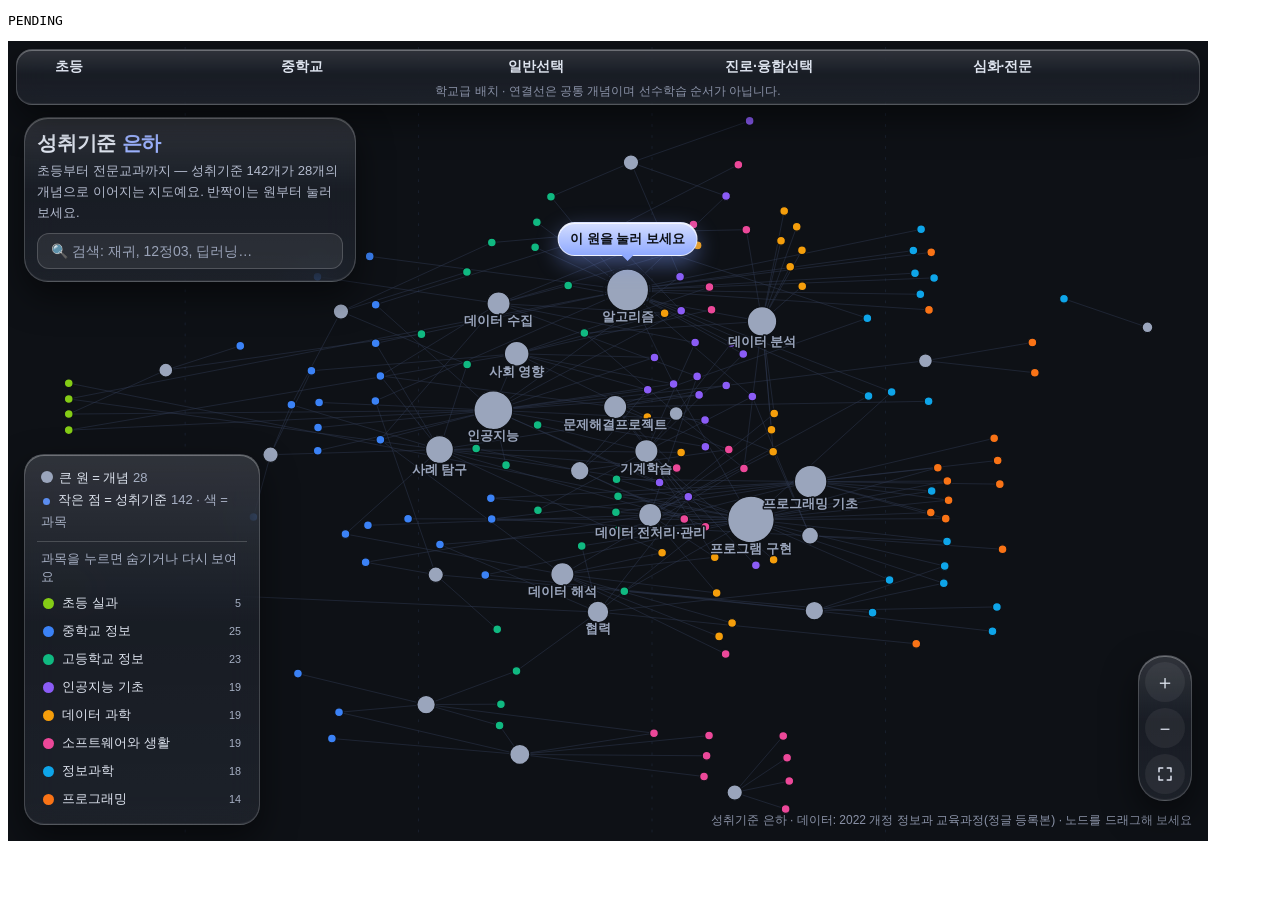
<file: std-map/test/probe.html>
<!DOCTYPE html><meta charset="utf-8">
<pre id="out">PENDING</pre>
<iframe id="f" src="../index.html" style="width:1200px;height:800px;border:0"></iframe>
<script>
const out=[]; const log=m=>{out.push(m); document.getElementById('out').textContent=out.join('\n');};
const sleep=ms=>new Promise(r=>setTimeout(r,ms));
document.getElementById('f').onload=async()=>{
 try{
  const D=document.getElementById('f').contentDocument;
  const W=document.getElementById('f').contentWindow;
  await sleep(2000); // 시뮬레이션 안정화
  log('노드 렌더(160+): '+(D.querySelectorAll('.nd').length>=160));
  log('학교급 밴드 라벨 5종: '+(D.querySelectorAll('.band-label').length===5));
  const avgX=t=>{const a=W.STDMAP.nodes.filter(n=>n.type==='std'&&W.STDMAP.tierOf(n)===t);return a.reduce((s,n)=>s+n.x,0)/a.length;};
  log('초→중→일반→진로→전문 좌→우 흐름: '+(avgX(0)<avgX(1)&&avgX(1)<avgX(2)&&avgX(2)<avgX(3)&&avgX(3)<avgX(4)));
  log('링크 렌더(215+): '+(D.querySelectorAll('.lk').length>=215));
  log('범례 과목 8 + 읽는 법: '+(D.querySelectorAll('#legend .lg').length===8 && D.querySelector('#legend .lg-key').textContent.includes('개념')));
  log('처음 안내(알고리즘 고리+말풍선): '+(D.querySelectorAll('.coach-ring').length===1 && !D.getElementById('coach').hidden));
  log('학교급 라벨 5개 화면 안: '+([...D.querySelectorAll('#tierLabels span')].filter(s=>s.style.visibility!=='hidden').length===5));
  log('확대 버튼 3개: '+(D.querySelectorAll('#zoomCtl button').length===3));
  D.querySelector('#legendList .lg').click(); await sleep(150);
  log('과목 숨김 표시: '+(!D.getElementById('hiddenNote').hidden && D.querySelector('#legendList .lg').getAttribute('aria-pressed')==='false'));
  D.getElementById('showAll').click(); await sleep(150);
  log('모두 보기: '+D.getElementById('hiddenNote').hidden);
  W.STDMAP.focus('[12정01-01]'); await sleep(700);
  log('상세 패널 열림: '+D.getElementById('panel').classList.contains('on'));
  log('패널에 성취기준 전문: '+D.getElementById('panelBody').textContent.includes('유무선 네트워크'));
  log('개념 칩 존재: '+(D.querySelectorAll('#panelBody .chip').length>=1));
  D.querySelector('#panelBody .chip').click(); await sleep(700);
  log('개념 노드로 이동(연결 목록): '+D.getElementById('panelBody').textContent.includes('성취기준이 이 개념으로'));
  const inp=D.getElementById('search');
  inp.value='재귀'; inp.dispatchEvent(new W.Event('input',{bubbles:true})); await sleep(200);
  log('검색 매칭 힌트: '+D.getElementById('searchHint').textContent.includes('일치'));
  log('개념 선택 후 안내 사라짐: '+(D.querySelectorAll('.coach-ring').length===0 && D.getElementById('coach').hidden));
  inp.value='알고리듬'; inp.dispatchEvent(new W.Event('input',{bubbles:true})); await sleep(200);
  log('결과 없음 → 비슷한 개념 제안: '+(D.querySelectorAll('#searchHint .chip').length>=1 && D.getElementById('searchHint').textContent.includes('알고리즘')));
  log('개념 원 Tab 이동(28): '+(D.querySelectorAll('.nd.tag[tabindex="0"]').length===28));
  log('DONE');
 }catch(e){ log('ERR '+e.message); }
};
</script>
</file>
<file: assets/style.css>
/* Pretendard 셀프호스팅 (가변폰트 1파일) — 오프라인에서도 동일 렌더링 */
@font-face{font-family:'Pretendard';src:url('fonts/PretendardVariable.woff2') format('woff2');font-weight:45 920;font-style:normal;font-display:swap}
*,*::before,*::after{box-sizing:border-box;margin:0;padding:0}
:root{
  --plan-sticky-top:99px; /* 헤더(58)+서브탭 바(41) — 페이지 기준 sticky 머리행 */
  --surface:#FFFFFF;
  /* 브랜드 기본색 (파랑) — 전역 기능색 전용(포커스·검색·담기·공용 버튼). 메뉴 아이덴티티 아님 (2026-07-10) */
  --accent:#2563EB;--accent-light:#EFF6FF;--accent-dark:#1E40AF;--accent-line:#BFDBFE;
  /* 교육과정(+시뮬레이터) 메뉴색 — 번트 오렌지, 2026-07-10 신설 (성취기준 중학교 정보 파랑과 충돌 해소) */
  --curr:#C2410C;  --curr-dark:#9A3412;  --curr-soft:#FFF7ED;  --curr-line:#FED7AA;
  /* 브랜드 딥 그린 — 워드마크·잎 로고마크 단색 */
  --brand:#1B4D3E; --brand-dark:#143D31; --brand-soft:#E9F1ED; --brand-line:#CBDDD4; /* 자료실 3종(수업 도구·사이트·앱스토어) 메뉴색 — 2026-07-09 5계열 체계, line은 2026-07-10 신설 */
  /* 기능색 팔레트 — 각 4단: soft(배경) / line(테두리·칩) / base(강조) / dark(텍스트·호버) */
  --plan:#7C3AED;  --plan-dark:#6D28D9;  --plan-soft:#F5F3FF;  --plan-line:#DDD6FE;  /* 수업·평가 도구 */
  --book:#059669;  --book-dark:#047857;  --book-soft:#ECFDF5;  --book-line:#A7F3D0;  /* 교과서 */
  --teal:#0D9488;  --teal-dark:#0F766E;  --teal-soft:#CCFBF1;  --teal-line:#99F6E4;  /* 계산기(차시·성적 산출기) — U5 ⓒ. dsai의 DS측 인코딩(--dac-accent)도 참조 */
  --ovr:#6366F1;   --ovr-dark:#4338CA;   --ovr-soft:#EEF2FF;   --ovr-line:#C7D2FE;   /* 교육과정 개요 */
  /* 시맨틱 */
  --ok:#10B981;
  --danger:#EF4444;--danger-dark:#B91C1C;--danger-soft:#FEF2F2;--danger-line:#FECACA;
  --warn:#D97706;  --warn-dark:#92400E;  --warn-soft:#FFFBEB;  --warn-line:#FDE68A;
  /* 과목 배지(교육과정 개요 비교표) 전용 — 2026-07-17 신설, 07-17 확장: 성취기준 과목색(data.js aLight/aDark)과 동일 문법(파스텔 배경+과목색 글자)으로 통일(사용자 요청). 다크 쌍은 다크 블록에 */
  --sbj-info:#ECFDF5; --sbj-ai:#F5F3FF; --sbj-ds:#FFFBEB; --sbj-cs:#F0F9FF; --sbj-sw:#FDF2F8; --sbj-pg:#FFF7ED;
  --sbj-info-ink:#059669; --sbj-ai-ink:#7C3AED; --sbj-ds-ink:#D97706; --sbj-cs-ink:#0284C7; --sbj-sw-ink:#DB2777; --sbj-pg-ink:#EA580C;
  /* 타이포 스케일 — 13px 미만 텍스트 금지 (12px는 배지·캡션 전용 하한) */
  --fs-caption:13px;--fs-body:15px;--fs-body-lg:16px;--fs-title:18px;--fs-heading:21px;--fs-display:clamp(24px,3vw,28px);
  /* 그레이 */
  --g50:#F9FAFB;--g100:#F3F4F6;--g150:#EBEBEB;--g200:#E5E7EB;--g300:#D1D5DB;
  --g400:#9CA3AF;--g500:#6B7280;--g600:#4B5563;--g700:#374151;
  --g800:#1F2937;--g900:#111827;
}
html{scrollbar-gutter:stable}
body{font-family:'Pretendard',-apple-system,BlinkMacSystemFont,'Segoe UI',sans-serif;background:var(--g50);color:var(--g800);min-height:100vh}

/* SKELETON (JS 로드 전 자리표시자) */
.skel{display:block;background:var(--g150);border-radius:10px;position:relative;overflow:hidden}
.skel::after{content:'';position:absolute;inset:0;background:linear-gradient(90deg,transparent,rgba(255,255,255,.55),transparent);animation:skel-shine 1.2s infinite}
@keyframes skel-shine{from{transform:translateX(-100%)}to{transform:translateX(100%)}}
@media (prefers-reduced-motion: reduce){.skel::after{animation:none}}
.skel-cell{height:66px;border-radius:14px}
[data-theme="dark"] .skel{background:#253347}
[data-theme="dark"] .skel::after{background:linear-gradient(90deg,transparent,rgba(255,255,255,.07),transparent)}

/* SKIP LINK */
.skip-link{position:absolute;top:-9999px;left:0;padding:8px 18px;background:var(--accent);color:#fff;font-weight:700;font-size:15px;border-radius:0 0 8px 0;z-index:9999;text-decoration:none;white-space:nowrap}
.skip-link:focus{top:0;outline:2px solid #fff;outline-offset:2px}

/* SR-ONLY */
.sr-only{position:absolute;width:1px;height:1px;padding:0;margin:-1px;overflow:hidden;clip:rect(0,0,0,0);white-space:nowrap;border:0}

/* FOCUS VISIBLE — keyboard users only */
:focus:not(:focus-visible){outline:none}
:focus-visible{outline:2px solid var(--accent);outline-offset:2px}
input:focus-visible,textarea:focus-visible,select:focus-visible{outline:2px solid var(--accent);outline-offset:1px}

/* HEADER */
.header{background:#fff;border-bottom:1px solid var(--g200);position:sticky;top:0;z-index:100;box-shadow:0 1px 3px rgba(0,0,0,.08)}
.header-inner{max-width:1200px;margin:0 auto;padding:0 20px;display:flex;align-items:stretch;height:58px}
.header-brand{background:none;border:none;border-right:1px solid var(--g150,#EBEBEB);cursor:pointer;font-size:18px;font-weight:700;color:var(--g900);display:flex;flex-direction:column;align-items:flex-start;justify-content:center;gap:2px;line-height:1;padding-right:20px;margin-right:2px;white-space:nowrap;font-family:inherit;transition:color .15s;flex-shrink:0}
.header-brand:hover{color:var(--brand)}
.header-brand small{font-size:13px;font-weight:400;color:var(--g500)}
/* 구글 스타일 JunGLE 워드마크 (J-파 u-빨 n-노 G-파 L-초 E-빨) */
.gl-mark{color:var(--brand)}
.header-brand:hover .gl-mark{filter:brightness(1.3)}
.tabs{display:flex;gap:0;overflow-x:auto;scrollbar-width:none;flex:1;min-width:max-content}
.tabs::-webkit-scrollbar{display:none}
.tab{background:none;border:none;border-bottom:3px solid transparent;box-sizing:border-box;cursor:pointer;padding:0 18px;height:58px;line-height:1;font-size:17px;font-weight:600;color:var(--g500);white-space:nowrap;transition:color .15s,border-color .15s;font-family:inherit;display:flex;align-items:center;flex-direction:column;justify-content:center;flex-shrink:0}
.tab::after{content:attr(data-text);display:block;font-weight:700;height:0;visibility:hidden;overflow:hidden;pointer-events:none}
.tab-inner{display:inline-flex;align-items:center;gap:4px;line-height:1}
.tab:hover{color:var(--g800)}
.tab.active{font-weight:700}

/* HAMBURGER */
/* 테마 토글: 데스크톱은 메뉴 오른쪽 끝, 1219px 이하(햄버거)에서는 드로어 항목으로 */
.theme-toggle{display:flex;align-items:center;justify-content:center;align-self:center;width:40px;height:40px;margin-left:6px;padding:0;border:none;border-radius:8px;background:none;color:var(--g600);cursor:pointer;flex-shrink:0;transition:background .15s,color .15s}
.theme-toggle:hover{background:var(--g100);color:var(--g900)}
.theme-toggle:focus-visible{outline:2px solid var(--brand);outline-offset:2px}
.theme-ico{width:20px;height:20px;flex-shrink:0}
.theme-ico-sun{display:none}
[data-theme="dark"] .theme-toggle .theme-ico-moon{display:none}
[data-theme="dark"] .theme-toggle .theme-ico-sun{display:block}
.nav-theme{gap:10px;margin-top:4px;border-top:1px solid var(--g100)}
.hamburger{display:none;flex-direction:column;justify-content:center;gap:5px;background:none;border:none;cursor:pointer;padding:8px;border-radius:8px;margin-left:auto;flex-shrink:0;transition:background .15s}
.hamburger:hover{background:var(--g100)}
.hamburger span{display:block;width:22px;height:2px;background:var(--g700);border-radius:2px;transition:transform .22s,opacity .22s}
.hamburger.open span:nth-child(1){transform:translateY(7px) rotate(45deg)}
.hamburger.open span:nth-child(2){opacity:0;transform:scaleX(0)}
.hamburger.open span:nth-child(3){transform:translateY(-7px) rotate(-45deg)}

/* NAV DRAWER */
.nav-overlay{display:none;position:fixed;inset:0;background:rgba(0,0,0,.45);z-index:199}
.nav-overlay.open{display:block}
.nav-drawer{position:fixed;top:0;right:-100%;width:min(280px,85vw);height:100%;height:100dvh;background:#fff;z-index:200;transition:right .26s cubic-bezier(.4,0,.2,1);box-shadow:-4px 0 24px rgba(0,0,0,.14);display:flex;flex-direction:column}
.nav-drawer.open{right:0}
.nav-drawer-hd{display:flex;align-items:flex-start;justify-content:space-between;padding:18px 20px 14px;border-bottom:1px solid var(--g100)}
.nav-drawer-brand{font-size:18px;font-weight:800;color:var(--g900);line-height:1.3}
.nav-drawer-brand small{display:block;font-size:13px;font-weight:400;color:var(--g500);margin-top:2px}
.nav-drawer-close{background:none;border:none;cursor:pointer;font-size:20px;color:var(--g500);padding:0 4px;line-height:1;flex-shrink:0}
.nav-drawer-close:hover{color:var(--g700)}
.nav-drawer-body{flex:1;overflow-y:auto;padding:8px 0 24px}
.nav-drawer-item{display:flex;align-items:center;padding:15px 20px;font-size:17px;font-weight:500;color:var(--g700);border:none;border-left:3px solid transparent;background:none;width:100%;text-align:left;cursor:pointer;font-family:inherit;transition:background .1s,color .1s}
.nav-drawer-item:hover{background:var(--g50);color:var(--g900)}
.nav-drawer-item.active{font-weight:700}

/* SUBTAB BAR */
/* 가로로 넘치는 서브탭: 스크롤은 안쪽(.subtab-bar-inner)이 맡고, 바깥 상자(.subtab-box)가 양 끝 페이드+화살표를 얹는다.
   .can-prev/.can-next는 app.js updateSubtabArrows()가 스크롤 위치로 켠다(더 볼 탭이 있는 쪽에만 보임). */
.subtab-bar{background:var(--g50);border-bottom:1px solid var(--g200);position:sticky;top:58px;z-index:99;visibility:hidden}
.subtab-bar.visible{visibility:visible}
.subtab-box{position:relative;max-width:1200px;margin:0 auto}
.subtab-bar-inner{padding:0 20px;display:flex;gap:0;height:40px;overflow-x:auto;scrollbar-width:none}
.subtab-bar-inner::-webkit-scrollbar{display:none}
.subtab-arrow{position:absolute;top:0;bottom:0;z-index:1;width:40px;border:none;padding:0;font-family:inherit;font-size:20px;font-weight:700;line-height:1;color:var(--g600);cursor:pointer;opacity:0;pointer-events:none;transition:opacity .15s}
.subtab-arrow.prev{left:0;text-align:left;padding-left:6px;background:linear-gradient(90deg,var(--g50) 55%,transparent)}
.subtab-arrow.next{right:0;text-align:right;padding-right:6px;background:linear-gradient(270deg,var(--g50) 55%,transparent)}
.subtab-arrow:hover{color:var(--g900)}
.subtab-box.can-prev .subtab-arrow.prev,.subtab-box.can-next .subtab-arrow.next{opacity:1;pointer-events:auto}
.subtab{background:none;border:none;border-bottom:3px solid transparent;box-sizing:border-box;cursor:pointer;padding:0 16px;height:100%;font-size:14px;font-weight:500;color:var(--g500);white-space:nowrap;transition:color .15s,border-color .15s;font-family:inherit;display:flex;align-items:center;flex-direction:column;justify-content:center;flex-shrink:0}
.subtab::after{content:attr(data-text);display:block;font-weight:700;height:0;visibility:hidden;overflow:hidden;pointer-events:none}
.subtab:hover{color:var(--g800)}
.subtab.active{font-weight:700}
/* 교육과정 그래프 진입 — 서브탭 줄 마지막의 외부 링크(새 창). 탭이 아니라 <a>. */
.subtab-ext{flex-direction:row;gap:6px;text-decoration:none;color:var(--g500)}
.subtab-ext::after{content:none}
.subtab-ext:hover,.subtab-ext:focus-visible{color:var(--curr);border-bottom-color:transparent}
.subtab-ico{width:15px;height:15px;flex-shrink:0}
.subtab-ext-arrow{font-size:11px;opacity:.65;margin-left:-1px}

/* SEARCH */
.search-wrap{max-width:1200px;margin:14px auto;padding:0 20px;position:relative;display:flex;align-items:center;gap:8px}
.search-icon{flex-shrink:0;color:var(--g500);pointer-events:none}
.search-input{flex:1;padding:11px 40px 11px 12px;border:2px solid var(--g300);border-radius:10px;font-size:16px;background:#fff;outline:none;transition:border-color .15s}
.search-input:focus{border-color:var(--accent)}
.search-clear{position:absolute;right:32px;top:50%;transform:translateY(-50%);background:var(--g200);border:none;border-radius:50%;width:22px;height:22px;cursor:pointer;display:none;align-items:center;justify-content:center;font-size:14px;color:var(--g600);line-height:1}
.search-clear.on{display:flex}
.search-wrap.home-mode{max-width:680px;margin:0 auto;padding:16px 20px 0}
.search-wrap.home-mode .search-icon{position:absolute;left:42px;top:calc(50% + 8px);transform:translateY(-50%);z-index:1}
.search-wrap.home-mode .search-input{padding:15px 44px 15px 48px;font-size:17px;border:1px solid var(--g200);border-radius:999px;box-shadow:0 2px 12px rgba(17,24,39,.07)}
.search-wrap.home-mode .search-input:hover{box-shadow:0 3px 16px rgba(17,24,39,.11)}
.search-wrap.home-mode .search-input:focus{border-color:var(--accent);box-shadow:0 3px 16px rgba(59,130,246,.16)}

/* MAIN */
.main{max-width:1200px;margin:0 auto;padding:0 20px 40px}
.subject-meta{display:flex;align-items:center;justify-content:space-between;margin-bottom:14px;flex-wrap:wrap;gap:8px}
.level-badge{display:inline-flex;align-items:center;padding:4px 12px;border-radius:20px;font-size:13px;font-weight:600}
.count-info{font-size:14px;color:var(--g500)}
.count-info strong{font-weight:700}
.meta-actions{display:flex;align-items:center;gap:8px;flex-wrap:wrap}

/* DOMAIN */
.domain-section{margin-bottom:12px;background:#fff;border-radius:14px;border:1px solid var(--g150);overflow:hidden;box-shadow:0 1px 2px rgba(17,24,39,.04),0 8px 20px -6px rgba(17,24,39,.08)}
.domain-header{display:flex;align-items:center;justify-content:space-between;padding:13px 18px;cursor:pointer;user-select:none;transition:background .1s;width:100%;background:none;border:none;font-family:inherit;text-align:left}
.domain-header:hover{background:var(--g50)}
.domain-left{display:flex;align-items:center;gap:10px}
/* 접기/펼치기는 영역명 버튼 하나가 맡고, 해설·성취수준·복사는 형제 버튼(버튼 안 버튼 금지). 헤더 빈칸 클릭도 접기(마우스 편의) */
.domain-toggle{display:flex;align-items:center;gap:10px;padding:0;margin:0;background:none;border:none;font:inherit;color:inherit;text-align:left;cursor:pointer;min-width:0}
.domain-toggle:focus-visible,.domain-expl-btn:focus-visible,.achv-btn:focus-visible,.domain-copy-btn:focus-visible{outline:2px solid var(--accent);outline-offset:2px}
.domain-expl-btn,.domain-copy-btn{font-family:inherit}
.domain-dot{width:9px;height:9px;border-radius:50%;flex-shrink:0}
.domain-name{font-size:16px;font-weight:600;color:var(--g800)}
.domain-cnt{font-size:13px;font-weight:500;color:var(--g500);background:var(--g100);padding:2px 8px;border-radius:10px}
.toggle-icon{font-size:15px;color:var(--g500);transition:transform .2s}
.domain-section.collapsed .toggle-icon{transform:rotate(-90deg)}
.domain-body{border-top:1px solid var(--g100)}
.domain-section.collapsed .domain-body{display:none}

/* CARD */
.std-card{display:flex;align-items:flex-start;gap:12px;padding:13px 18px;border-bottom:1px solid var(--g100);transition:background .1s}
.std-card:last-child{border-bottom:none}
.std-card:hover{background:var(--g50)}
.card-chk{margin-top:3px;width:17px;height:17px;flex-shrink:0;cursor:pointer}
/* flex-wrap 금지: 코드 배지가 길면([12소생01-03]·[프그03-01]) 본문이 통째로 다음 줄로
   내려가 배지 아래에서 시작하던 문제. std-text가 줄어들게 해 항상 배지 옆에서 시작한다. */
.card-body{flex:1;min-width:0;display:flex;align-items:baseline;gap:8px}
.code-badge{display:inline-block;font-size:14px;font-weight:700;padding:3px 8px;border-radius:6px;letter-spacing:.3px;flex-shrink:0;font-family:'Pretendard',-apple-system,BlinkMacSystemFont,'Segoe UI',sans-serif}
.std-text{flex:1;min-width:0;font-size:16px;line-height:1.65;color:var(--g700)}
/* 좁은 화면에선 배지(길면 110px)+복사 버튼이 가로를 다 먹어 본문이 한 글자 폭으로
   짓눌린다(360px 실측: 본문 9px·카드 1482px). 이때만 줄바꿈을 되살려 본문을 다음 줄로 내린다. */
@media(max-width:820px){
  .card-body{flex-wrap:wrap}
  .std-text{flex-basis:100%}
}
.card-btns{display:flex;flex-direction:row;gap:5px;flex-shrink:0;align-items:flex-start}
/* 단원 해설 — 헤더의 개수 옆 토글 칩 + 인라인 아코디언 (해설 있는 단원에만) */
.domain-expl-btn{font-size:12px;font-weight:600;color:var(--g500);background:var(--g100);border:1px solid transparent;border-radius:10px;padding:2px 9px;cursor:pointer;transition:all .12s;white-space:nowrap}
.domain-expl-btn:hover{border-color:var(--accent);color:var(--accent)}
.domain-expl-btn.on{background:var(--accent);color:#fff}
.domain-expl{border-top:1px solid var(--g100);padding:14px 18px;display:flex;flex-direction:column;gap:14px;background:var(--g50)}
.domain-expl[hidden]{display:none}
.domain-expl-item{display:flex;flex-direction:column;gap:4px}
.domain-expl-code{font-size:12px;font-weight:700;letter-spacing:.03em}
.domain-expl-tx{font-size:15px;line-height:1.7;color:var(--g600);word-break:keep-all}
.cbtn{padding:4px 10px;border:1px solid var(--g200);border-radius:8px;background:#fff;font-size:13px;font-weight:500;cursor:pointer;color:var(--g600);transition:all .15s;white-space:nowrap;display:inline-flex;align-items:center;min-height:36px}
.cbtn:hover:not(.ok){background:var(--accent,var(--g400));border-color:var(--accent,var(--g400));color:#fff}
.cbtn.sm{font-size:12px;padding:4px 9px;color:var(--adark,var(--g600));border-color:var(--alight,var(--g200));min-height:36px}
.cbtn.ok{background:var(--ok)!important;color:#fff!important;border-color:var(--ok)!important}
.cbtn-ico{display:none;width:16px;height:16px;flex-shrink:0}   /* 데스크톱: 숨김(라벨만). 모바일서만 노출 */

/* NO RESULTS */
.no-res{text-align:center;padding:64px 20px;color:var(--g500)}
.no-res-icon{font-size:44px;margin-bottom:12px}
.no-res-text{font-size:18px;font-weight:500;color:var(--g500)}
.no-res-sub{font-size:14px;margin-top:6px}

mark{background:#FEF08A;color:var(--g900);border-radius:2px;padding:0 1px}

/* ACHIEVEMENT BUTTON */
.achv-btn {
  margin-left: auto;
  margin-right: 8px;
  flex-shrink: 0;
  padding: 4px 12px;
  border: 1.5px solid var(--g300);
  border-radius: 6px;
  background: #fff;
  font-size: 13px;
  font-weight: 600;
  color: var(--g600);
  cursor: pointer;
  white-space: nowrap;
  transition: all .15s;
  font-family: inherit;
  line-height: 1.5;
}
.achv-btn:hover {
  border-color: var(--accent);
  color: var(--accent);
  background: var(--accent-light);
}
.domain-copy-btn {
  flex-shrink: 0;
  padding: 4px 12px;
  border: 1.5px solid var(--g300);
  border-radius: 6px;
  background: #fff;
  font-size: 13px;
  font-weight: 600;
  color: var(--g600);
  cursor: pointer;
  white-space: nowrap;
  transition: all .15s;
  line-height: 1.5;
}
.domain-copy-btn:hover { border-color: var(--accent); color: var(--accent); background: var(--accent-light); }
.domain-copy-btn.ok { background: var(--ok) !important; color: #fff !important; border-color: var(--ok) !important; }

/* ACHIEVEMENT MODAL */
.achv-overlay {
  position: fixed;
  inset: 0;
  background: rgba(0,0,0,.45);
  z-index: 500;
  display: flex;
  align-items: center;
  justify-content: center;
  padding: 16px;
}
.achv-modal {
  background: #fff;
  border-radius: 14px;
  width: 100%;
  max-width: 680px;
  max-height: 85vh;
  display: flex;
  flex-direction: column;
  box-shadow: 0 20px 60px rgba(0,0,0,.25);
  overflow: hidden;
}
.achv-modal-hd {
  display: flex;
  align-items: center;
  gap: 10px;
  padding: 16px 20px;
  border-bottom: 1px solid var(--g100);
  flex-shrink: 0;
}
.achv-modal-title {
  font-size: 17px;
  font-weight: 700;
  color: var(--g900);
  flex: 1;
}
.achv-modal-body {
  overflow-y: auto;
  padding: 16px 20px;
  flex: 1;
}
/* ACHIEVEMENT TABLE */
.achv-table-wrap {
  margin-bottom: 20px;
}
.achv-table-wrap:last-child {
  margin-bottom: 0;
}
.achv-table-code {
  font-size: 13px;
  font-weight: 700;
  margin-bottom: 6px;
  letter-spacing: .04em;
}
.achv-table {
  width: 100%;
  border-collapse: collapse;
  font-size: 14px;
}
.achv-table th,
.achv-table td {
  border: 1px solid var(--g200);
  padding: 8px 10px;
  vertical-align: top;
  line-height: 1.65;
  color: var(--g700);
}
.achv-table th {
  background: var(--g50);
  font-weight: 700;
  text-align: center;
  width: 36px;
  font-size: 14px;
  color: var(--g800);
}
.achv-table tr:last-child td,
.achv-table tr:last-child th {
  border-bottom: 1px solid var(--g200);
}
.achv-modal-ft {
  display: flex;
  align-items: center;
  justify-content: flex-end;
  gap: 8px;
  padding: 12px 20px;
  border-top: 1px solid var(--g100);
  flex-shrink: 0;
  flex-wrap: wrap;
}
.achv-copy-all {
  padding: 7px 16px;
  border-radius: 7px;
  font-size: 13px;
  font-weight: 600;
  cursor: pointer;
  border: 1.5px solid;
  transition: all .15s;
  font-family: inherit;
  white-space: nowrap;
}
.achv-copy-all.pri {
  background: var(--accent);
  color: #fff;
  border-color: var(--accent);
}
.achv-copy-all.pri:hover { background: var(--accent-dark); }
.achv-copy-all.sec {
  background: #fff;
  color: var(--g600);
  border-color: var(--g200);
}
.achv-copy-all.sec:hover { background: var(--g50); }
.achv-copy-std {
  background: none;
  border: 1px solid var(--g200);
  border-radius: 5px;
  font-size: 13px;
  font-weight: 500;
  color: var(--g500);
  cursor: pointer;
  padding: 3px 10px;
  white-space: nowrap;
  transition: all .12s;
  font-family: inherit;
  flex-shrink: 0;
}
.achv-copy-std:hover { border-color: var(--accent); color: var(--accent); }
.achv-copy-std.ok { background: var(--ok); color: #fff; border-color: var(--ok); }

/* 학기 단위 성취수준 — 모드 토글.
   .achv-modal의 세로 flex 자식이므로 헤더·본문과 같은 20px 좌우 패딩을 줘야
   가장자리에 붙지 않는다(붙으면 모달 밖으로 새는 것처럼 보임). */
.achv-seg-bar { display: flex; align-items: center; gap: 6px; flex-wrap: wrap;
  padding: 12px 20px; border-bottom: 1px solid var(--g100); flex-shrink: 0; }
.achv-seg {
  background: var(--g50); border: 1px solid var(--g200); color: var(--g500);
  border-radius: 7px; padding: 6px 12px; font-size: 13px; font-weight: 500;
  font-family: inherit; cursor: pointer; transition: background .15s, color .15s, border-color .15s;
}
.achv-seg:hover { background: var(--g100); }
.achv-seg.on { background: var(--accent); border-color: var(--accent); color: #fff; font-weight: 600; }
.achv-seg-note { font-size: 13px; color: var(--g500); margin-left: auto; }

/* 학기 단위 성취수준 — 레벨별 문단 */
.achv-para { padding: 14px 0; border-bottom: 1px solid var(--g100); }
.achv-para:last-child { border-bottom: none; }
.achv-para-hd { font-size: 15px; font-weight: 700; margin-bottom: 6px; }
.achv-para-tx { font-size: 15px; line-height: 1.75; color: var(--g900); margin: 0; word-break: keep-all; }
/* 출처 코드는 부차 정보라 중립 회색. 과목 강조색을 쓰면 레벨 색과 경쟁한다. */
.achv-para-src { display: flex; flex-wrap: wrap; gap: 6px; margin-top: 8px; font-size: 12px; color: var(--g500); }

/* stdpicker 안내 문구 — 호출한 도구가 hint를 줄 때만 보인다 */
.std-picker-hint { margin: 0 20px 12px; padding: 9px 12px; border-radius: 7px;
  background: var(--g50); border: 1px solid var(--g100);
  font-size: 13px; line-height: 1.6; color: var(--g600); flex-shrink: 0; }

/* 정의적 영역 평가 표 */
.aff-head { display: flex; align-items: center; justify-content: space-between; gap: 12px; flex-wrap: wrap; margin: 8px 0 4px; }
.aff-title { font-size: 18px; font-weight: 700; color: var(--g900); }
.aff-flag { font-size: 12px; font-weight: 700; color: var(--warn-dark); background: var(--warn-soft); border-radius: 6px; padding: 2px 8px; margin-left: 8px; }
.aff-tools { display: flex; gap: 8px; align-items: center; }
.aff-sub { font-size: 13px; color: var(--g500); margin: 0 0 14px; line-height: 1.6; }
.aff-table { width: 100%; border-collapse: collapse; }
.aff-table th, .aff-table td { border: 1px solid var(--g200); padding: 10px 12px; text-align: left; vertical-align: top; }
.aff-table th { background: var(--g50); font-size: 13px; font-weight: 700; color: var(--g700); }
.aff-c-domain { width: 24%; } .aff-c-code { width: 20%; white-space: nowrap; }
.aff-domain { font-size: 15px; font-weight: 700; color: var(--g900); margin-bottom: 6px; }
.aff-val { font-size: 14px; color: var(--g700); line-height: 1.6; }
.aff-code { display: inline-block; font-size: 13px; font-weight: 700; padding: 2px 7px; border-radius: 5px; margin: 0 2px 2px 0; }
.aff-assess { font-size: 14px; color: var(--g700); line-height: 1.65; margin-bottom: 6px; }
.aff-assess:last-child { margin-bottom: 0; }
@media(max-width:640px){
  .aff-table, .aff-table thead, .aff-table tbody, .aff-table tr, .aff-table td { display: block; width: auto; }
  .aff-table thead { display: none; }
  .aff-table tr { border: 1px solid var(--g200); border-radius: 8px; margin-bottom: 10px; padding: 4px; }
  .aff-table td { border: none; border-bottom: 1px solid var(--g100); }
  .aff-table td:last-child { border-bottom: none; }
  .aff-c-domain, .aff-c-code { width: auto; }
}

/* COLLECT PANEL */
.collect-panel{position:fixed;bottom:0;left:0;right:0;background:#fff;border-top:2px solid var(--accent);box-shadow:0 -4px 20px rgba(0,0,0,.15);z-index:200;transition:transform .3s ease;transform:translateY(100%);max-height:65vh;display:flex;flex-direction:column}
.collect-panel.open{transform:translateY(0)}
.panel-header{display:flex;align-items:center;justify-content:space-between;padding:11px 20px;border-bottom:1px solid var(--g100);flex-shrink:0;cursor:pointer;gap:10px}
.panel-title{font-size:16px;font-weight:600;color:var(--g800);display:flex;align-items:center;gap:8px;flex-shrink:0}
.panel-cnt-badge{background:var(--accent);color:#fff;font-size:13px;font-weight:700;padding:2px 8px;border-radius:10px}
.panel-actions{display:flex;gap:7px;flex-wrap:wrap}
.pbtn{padding:6px 15px;border-radius:6px;font-size:13px;font-weight:500;cursor:pointer;border:1px solid;transition:all .15s;white-space:nowrap}
.pbtn.pri{background:var(--accent);color:#fff;border-color:var(--accent)}
.pbtn.pri:hover{background:var(--accent-dark)}
.pbtn.sec{background:#fff;color:var(--g600);border-color:var(--g200)}
.pbtn.sec:hover{background:var(--g50)}
.pbtn:disabled{opacity:.4;cursor:not-allowed;pointer-events:none}
.panel-body{overflow-y:auto;padding:10px 20px;flex:1}
.p-item{display:flex;align-items:flex-start;gap:10px;padding:8px 0;border-bottom:1px solid var(--g100)}
.p-item:last-child{border-bottom:none}
.p-item-code{font-size:14px;font-weight:700;padding:2px 7px;border-radius:5px;white-space:nowrap;font-family:'Pretendard',-apple-system,BlinkMacSystemFont,'Segoe UI',sans-serif;flex-shrink:0}
.p-item-text{font-size:14px;color:var(--g700);flex:1;line-height:1.5}
.p-item-rm{background:none;border:none;color:var(--g500);cursor:pointer;font-size:20px;line-height:1;padding:0 2px;flex-shrink:0}
.p-item-rm:hover{color:var(--danger)}

/* FAB */
.fab{position:fixed;bottom:20px;right:20px;background:var(--accent);color:#fff;border:none;border-radius:50px;padding:12px 20px;font-size:14px;font-weight:600;cursor:pointer;box-shadow:0 4px 14px rgba(0,0,0,.2);display:none;align-items:center;gap:8px;z-index:150;transition:background .15s}
.fab:hover{background:var(--accent-dark)}
.fab.on{display:flex}
/* 담은 항목 진입 버튼은 요청에 따라 잠시 숨긴다. 저장 데이터는 유지한다. */
.fab[hidden]{display:none}
body:not(.std-view) .fab.empty{display:none}
.fab-cnt{background:#fff;color:var(--accent);border-radius:10px;padding:1px 8px;font-size:13px;font-weight:700}

/* OVERVIEW */
.ov-wrap{max-width:1200px;margin:0 auto}
.ov-head{padding:8px 0 18px}
.ov-eyebrow{display:inline-block;font-size:13px;font-weight:700;letter-spacing:.04em;color:var(--curr);background:var(--curr-soft);padding:4px 12px;border-radius:999px;margin-bottom:14px;white-space:nowrap}
.ov-h2{font-size:clamp(20px,3.2vw,26px);font-weight:800;color:var(--g900);margin:0 0 6px;letter-spacing:-.02em}
.ov-sub,.dac-sub{color:var(--g500);font-size:var(--fs-body);margin:0;line-height:1.6}
.ov-desc{margin-bottom:24px;font-size:var(--fs-body);line-height:1.75;color:var(--g700);word-break:keep-all}
.ov-diagram{background:#fff;border:1px solid var(--g200);border-radius:14px;padding:24px;margin-bottom:24px}
.ov-row{display:flex;align-items:center;gap:16px;padding:4px 0}
.ov-row-label{min-width:76px;font-size:16px;font-weight:800;color:var(--g700);text-align:right;flex-shrink:0;line-height:1.3}
.ov-row-sublabel{display:block;font-size:var(--fs-caption);font-weight:500;color:var(--g500);margin-bottom:4px}
.ov-row-content{flex:1;min-width:0;display:flex;justify-content:center}
.ov-arrow-row{display:flex}
.ov-arrow-spacer{min-width:92px;flex-shrink:0}
.ov-circles{display:flex;justify-content:center;gap:16px;flex-wrap:wrap}
.ov-circle{width:96px;height:96px;border-radius:50%;background:var(--g100);display:flex;align-items:center;justify-content:center;text-align:center;font-size:var(--fs-body);font-weight:600;color:var(--g700);padding:12px;line-height:1.5;box-sizing:border-box;word-break:keep-all}
.ov-arrow{flex:1;display:flex;flex-direction:column;align-items:center;padding:4px 0}
.ov-arrow::before{content:'';display:block;width:2px;height:16px;background:var(--g300)}
.ov-arrow::after{content:'';display:block;width:0;height:0;border-left:6px solid transparent;border-right:6px solid transparent;border-top:8px solid var(--g300)}
.ov-hex-section{display:flex;flex-direction:column;align-items:center;gap:8px}
.ov-hex-row{display:flex;gap:8px;justify-content:center;flex-wrap:wrap}
.ov-hex{width:136px;height:96px;clip-path:polygon(20% 0%,80% 0%,100% 50%,80% 100%,20% 100%,0% 50%);display:flex;align-items:center;justify-content:center;text-align:center;font-size:var(--fs-body);font-weight:600;padding:12px 24px;line-height:1.5;box-sizing:border-box;word-break:keep-all}
.ov-hex.dim{background:var(--g100);color:var(--g700)}
.ov-hex.hi{background:var(--curr-soft);color:var(--curr-dark);font-weight:700}
.ov-comp-row{display:flex;gap:16px;flex-wrap:wrap;justify-content:center;width:100%}
.ov-comp{flex:1;min-width:220px;max-width:278px;border:1px solid var(--curr-line);border-radius:12px;padding:16px;color:var(--g800)}
.ov-comp-title{font-size:var(--fs-title);font-weight:700;margin-bottom:8px;text-align:left;color:var(--g900)}
.ov-comp-list{margin:0;padding:0;list-style:none}
.ov-comp-list li{font-size:15px;line-height:1.55;padding:4px 0 4px 18px;position:relative}
.ov-comp-list li::before{content:'▸';position:absolute;left:0;top:4px;font-size:12px;color:var(--curr)}
.ov-section{margin-bottom:20px}
.ov-sec-head{display:flex;align-items:center;gap:10px;padding:13px 18px;background:#fff;border:1px solid var(--g200);border-radius:10px 10px 0 0;border-bottom:none}
.ov-sec-dot{width:9px;height:9px;border-radius:50%;background:var(--curr);flex-shrink:0}
.ov-sec-title{font-size:16px;font-weight:600;color:var(--g800)}
.ov-table-box{background:#fff;border:1px solid var(--g200);border-top:2px solid var(--g100);border-radius:0 0 10px 10px;overflow-x:auto;-webkit-overflow-scrolling:touch;box-shadow:0 1px 3px rgba(0,0,0,.06)}
.ov-table{width:100%;border-collapse:collapse;font-size:15px;min-width:540px}
.ov-table th{background:var(--g100);padding:10px 16px;text-align:left;font-weight:600;color:var(--g700);border-bottom:2px solid var(--g200)}
.ov-table td{padding:12px 16px;vertical-align:middle;border-bottom:1px solid var(--g100);color:var(--g700);line-height:1.65}
.ov-table tr:last-child td{border-bottom:none}
.ov-cat-cell{white-space:nowrap;font-weight:600;font-size:14px;color:var(--g700);vertical-align:middle}
.ov-subj-badge{display:inline-block;padding:4px 10px;border-radius:6px;font-weight:700;font-size:14px;color:var(--g900);white-space:nowrap}
.comp-badge{display:inline-block;padding:4px 11px;border-radius:20px;font-size:13px;font-weight:600;white-space:nowrap}
.cbadge-teal{background:var(--teal-soft);color:var(--teal)}
.cbadge-blue{background:var(--accent-light);color:var(--accent)}
.cbadge-purple{background:var(--plan-line);color:var(--plan)}
.ov-note{margin-top:10px;font-size:14px;color:var(--g600);line-height:1.7}
/* APP STORE */
.astore-wrap{max-width:1200px;margin:0 auto;padding-bottom:48px}
.astore-grid{display:grid;grid-template-columns:repeat(3,1fr);gap:14px;margin-bottom:28px}
.astore-card{background:#fff;border-radius:16px;overflow:hidden;display:flex;flex-direction:column;box-shadow:0 1px 4px rgba(0,0,0,.07);transition:box-shadow .18s,transform .18s}
.astore-card:hover{box-shadow:0 6px 24px rgba(124,58,237,.18);transform:translateY(-3px)}
.astore-thumb-wrap{position:relative}
.astore-thumb{width:100%;aspect-ratio:16/9;object-fit:cover;display:block}
.astore-thumb-placeholder{width:100%;aspect-ratio:16/9;background:linear-gradient(135deg,var(--brand-soft),var(--brand-line));display:flex;align-items:center;justify-content:center;color:var(--brand)}
.astore-thumb-placeholder svg{width:36px;height:36px}
.astore-card-body{padding:14px 16px 16px;display:flex;flex-direction:column;gap:7px;flex:1}
.astore-card-name{font-size:16px;font-weight:700;color:var(--g900);overflow:hidden;text-overflow:ellipsis;white-space:nowrap}
.astore-type-badge{position:absolute;top:8px;left:8px;font-size:12px;font-weight:700;padding:3px 9px;border-radius:20px;background:rgba(255,255,255,.92);box-shadow:0 1px 3px rgba(0,0,0,.12)}
.astore-avatar{width:20px;height:20px;border-radius:50%;background:var(--brand-soft);color:var(--brand-dark);font-size:12px;font-weight:800;display:inline-flex;align-items:center;justify-content:center;flex-shrink:0}
.astore-card-meta{font-size:13px;color:var(--g500);display:flex;align-items:center;gap:6px;flex-wrap:nowrap;white-space:nowrap;overflow:hidden;text-overflow:ellipsis}
.astore-card-author{font-size:13px;font-weight:600;color:var(--brand);text-decoration:none;white-space:nowrap}
.astore-card-author:hover{text-decoration:underline}
span.astore-card-author{color:var(--brand)}
.astore-card-desc{font-size:13px;color:var(--g600);line-height:1.6;display:-webkit-box;-webkit-line-clamp:3;-webkit-box-orient:vertical;overflow:hidden;flex:1}
.astore-card-tags{display:flex;flex-wrap:wrap;gap:4px}
.astore-tag{font-size:12px;color:var(--brand);background:var(--brand-soft);padding:2px 8px;border-radius:20px;font-weight:500}
.astore-card-footer{display:flex;justify-content:flex-end;margin-top:4px}
.astore-card-btn{font-size:13px;font-weight:700;color:#fff;background:var(--brand);padding:6px 16px;border-radius:20px;text-decoration:none;transition:background .15s}
.astore-card-btn:hover{background:var(--brand-dark)}
.astore-empty{text-align:center;padding:48px 20px;color:var(--g500)}
.astore-empty-icon{margin-bottom:16px;color:var(--g300)}
.astore-empty-icon svg{width:44px;height:44px}
.astore-empty-title{font-size:17px;font-weight:700;color:var(--g700);margin-bottom:8px}
.astore-empty-desc{font-size:14px;line-height:1.7}
.astore-add-card{border:2px dashed var(--g300);background:transparent;box-shadow:none;align-items:center;justify-content:center;text-align:center;padding:28px 20px;gap:10px;min-height:220px}
.astore-add-card:hover{border-color:var(--brand);box-shadow:none;transform:none}
.astore-add-ico{width:44px;height:44px;border-radius:14px;background:var(--brand-soft);color:var(--brand);display:flex;align-items:center;justify-content:center}
.astore-add-ico svg{width:22px;height:22px}
.astore-add-title{font-size:16px;font-weight:800;color:var(--g800)}
.astore-add-desc{font-size:14px;color:var(--g500);line-height:1.6;max-width:240px}
.astore-add-links{display:flex;gap:8px;flex-wrap:wrap;justify-content:center}
.astore-add-link{font-size:13px;font-weight:600;color:var(--brand-dark);background:var(--brand-soft);border:1px solid var(--brand-line);border-radius:8px;padding:6px 12px;text-decoration:none;transition:background .15s}
.astore-add-link:hover{background:var(--brand-line)}
@media(max-width:700px){.astore-grid{grid-template-columns:repeat(2,1fr);gap:10px}}
@media(max-width:440px){.astore-grid{grid-template-columns:1fr}}
/* REGEXAM 정기시험 */
.regexam-wrap{max-width:780px;margin:0 auto;padding-bottom:40px}
.regexam-toolbar{display:flex;align-items:center;justify-content:space-between;margin-bottom:14px;gap:12px;flex-wrap:wrap}
.regexam-toolbar-left,.regexam-toolbar-right{display:flex;align-items:center;gap:10px}
.regexam-cnt-label{font-size:13px;font-weight:600;color:var(--g700);display:flex;align-items:center;gap:6px}
.regexam-total-label{font-size:13px;font-weight:600;color:var(--g600)}
.regexam-total-val{font-size:18px;font-weight:700;min-width:60px;text-align:right}
.regexam-total-val.ok{color:var(--ok)}.regexam-total-val.over{color:var(--danger)}.regexam-total-val.under{color:var(--warn)}
.regexam-table-wrap{overflow-x:auto;border-radius:12px;border:1px solid var(--g200)}
.regexam-table{width:100%;border-collapse:collapse;font-size:14px;font-family:'Pretendard',sans-serif}
.regexam-table th{background:var(--g50);font-weight:700;padding:9px 10px;border-bottom:2px solid var(--g200);text-align:center;color:var(--g700)}
.regexam-table td{padding:5px 8px;border-bottom:1px solid var(--g100);vertical-align:middle}
.regexam-table tfoot td{border-top:2px solid var(--g200);border-bottom:none;background:var(--g50)}
.regexam-num{text-align:center;font-weight:600;color:var(--g500);font-size:13px}
.regexam-std-input{width:100%;border:1px solid var(--g200);border-radius:6px;padding:5px 8px;font-size:13px;font-family:'Pretendard',sans-serif;outline:none;box-sizing:border-box}
.regexam-std-input:focus{border-color:var(--accent);box-shadow:0 0 0 2px rgba(99,102,241,.12)}
.regexam-level-sel{width:100%;border:1px solid var(--g200);border-radius:6px;padding:5px 6px;font-size:13px;font-family:'Pretendard',sans-serif;background:#fff;cursor:pointer}
.regexam-score-input{width:100%;border:1px solid var(--g200);border-radius:6px;padding:5px 8px;font-size:13px;font-family:'Pretendard',sans-serif;text-align:center;outline:none;box-sizing:border-box}
.regexam-score-input:focus{border-color:var(--accent);box-shadow:0 0 0 2px rgba(99,102,241,.12)}
.regexam-score-preset-label{font-size:13px;color:var(--g500);margin-left:8px}
.regexam-preset-item{display:flex;align-items:center;gap:3px;font-size:13px;font-weight:600;color:var(--g700)}
.regexam-preset-input{width:52px;border:1px solid var(--g200);border-radius:6px;padding:4px 6px;font-size:13px;font-family:'Pretendard',sans-serif;text-align:center;outline:none}
.regexam-preset-input:focus{border-color:var(--accent)}
.regexam-hint{margin-top:10px;font-size:13px;color:var(--g500);text-align:right}
.regexam-summary{display:flex;align-items:center;gap:12px;margin-top:16px;padding:14px 20px;background:var(--g50);border:1px solid var(--g200);border-radius:12px;flex-wrap:wrap}
.regexam-sum-title{font-size:13px;font-weight:700;color:var(--g500);letter-spacing:.04em;margin-right:4px}
.regexam-sum-item{display:flex;align-items:center;gap:8px}
.regexam-sum-badge{font-size:12px;font-weight:800;color:#fff;padding:3px 10px;border-radius:999px;letter-spacing:.04em}
.regexam-sum-cnt{font-size:14px;font-weight:700;color:var(--g800)}
.regexam-sum-score{font-size:14px;font-weight:700;color:var(--g600)}
.regexam-sum-sep{width:1px;height:28px;background:var(--g200)}
.regexam-topic-input{width:100%;border:1px solid var(--g200);border-radius:6px;padding:5px 8px;font-size:13px;font-family:'Pretendard',sans-serif;outline:none;box-sizing:border-box}
.regexam-topic-input:focus{border-color:var(--accent);box-shadow:0 0 0 2px rgba(99,102,241,.12)}
.regexam-stds-cell{padding:5px 8px;vertical-align:top}
.regexam-std-badge{display:inline-flex;align-items:center;gap:3px;background:var(--g100);border-radius:5px;padding:2px 6px;font-size:13px;margin:2px 3px 2px 0;white-space:nowrap}
.regexam-std-del{background:none;border:none;color:var(--g500);font-size:13px;cursor:pointer;padding:0 2px;line-height:1}
.regexam-std-del:hover{color:var(--danger)}
.regexam-std-add{font-size:13px;color:var(--accent);background:none;border:1px dashed var(--accent);border-radius:5px;padding:3px 8px;cursor:pointer;margin-top:2px;display:inline-block}
.regexam-std-add:hover{background:var(--g50)}
/* SUBJECT GUIDE */
.sguide-wrap{max-width:1200px;margin:0 auto;padding:8px 0 48px}
.sguide-grid{display:grid;grid-template-columns:repeat(3,1fr);gap:18px;margin-bottom:40px}
.sguide-card{border:1px solid;border-top-width:4px;border-radius:16px;padding:22px;box-shadow:0 1px 3px rgba(30,30,60,.04)}
.sguide-card-top{display:flex;justify-content:space-between;align-items:center;margin-bottom:12px}
.sguide-level{font-size:13px;font-weight:700;letter-spacing:.04em}
.sguide-score-badge{font-size:13px;font-weight:700;padding:3px 10px;border-radius:999px}
.sguide-card-name{font-size:18px;font-weight:700;margin:0 0 10px;color:var(--g900)}
.sguide-stars{display:flex;align-items:center;gap:8px;margin-bottom:12px}
.sguide-stars{position:relative;display:flex;align-items:center;gap:8px;margin-bottom:12px}
.sguide-stars-bg{font-size:18px;letter-spacing:3px;color:#dfe3f0;line-height:1;position:relative}
.sguide-stars-fill{position:absolute;top:0;left:0;overflow:hidden;white-space:nowrap;font-size:18px;letter-spacing:3px;line-height:1}
.sguide-stars-num{font-size:14px;font-weight:700}
.sguide-card-desc{font-size:15px;color:var(--g600);margin:0;line-height:1.6}
.sguide-flow-section{margin-top:8px}
.sguide-flow-title{font-size:18px;font-weight:800;margin:0 0 6px;letter-spacing:-.01em;color:var(--g900)}
.sguide-flow-note{font-size:14px;font-weight:400;color:var(--g500)}
.sguide-flow-desc{font-size:14px;color:var(--g500);margin:0 0 20px;line-height:1.6}
.sguide-steps{display:flex;align-items:center;flex-wrap:wrap;gap:0;row-gap:12px}
.sguide-step-item{display:flex;align-items:center;gap:10px}
.sguide-step-box{border:1.5px solid;border-radius:12px;padding:12px 16px;min-width:120px;text-align:center}
.sguide-step-label{font-size:12px;font-weight:700;margin-bottom:4px}
.sguide-step-name{font-size:15px;font-weight:700;color:var(--g800);line-height:1.4}
.sguide-step-arrow{font-size:20px;color:#b9bccd;font-weight:300;padding:0 4px}
@media(max-width:700px){
  .sguide-grid{grid-template-columns:1fr 1fr}
  /* 수강 순서: 모바일에서 세로 흐름 — 화살표를 아래 방향으로 */
  .sguide-steps{flex-direction:column;align-items:stretch}
  .sguide-step-item{flex-direction:column;align-items:center;gap:4px}
  .sguide-step-box{width:100%}
  .sguide-step-arrow{transform:rotate(90deg);padding:2px 0;line-height:1}
}
@media(max-width:480px){.sguide-grid{grid-template-columns:1fr}}

/* ===== 인공지능 기초 VS 데이터 과학 ===== */
#ds-ai-compare{--dac-accent:var(--teal);--dac-soft:var(--teal-soft);--dac-line:var(--teal-line);max-width:1200px;margin:0 auto;padding:8px 0 56px;box-sizing:border-box;color:var(--g800);line-height:1.6}
#ds-ai-compare *,#ds-ai-compare *::before,#ds-ai-compare *::after{box-sizing:border-box}
.dac-block{margin-top:52px}
.dac-eyebrow{display:inline-block;font-size:13px;font-weight:700;letter-spacing:.04em;color:var(--curr);background:var(--curr-soft);padding:4px 12px;border-radius:999px;margin-bottom:14px;white-space:nowrap}
.dac-h2{font-size:clamp(20px,3.2vw,26px);font-weight:800;color:var(--g900);margin:0 0 6px;letter-spacing:-.02em}
.dac-sub{margin-bottom:22px}
.dot{display:inline-block;width:8px;height:8px;border-radius:50%;margin-right:7px;vertical-align:middle}
.dot-ds{background:var(--dac-accent)}
.dot-ai{background:var(--g700)}
.dac-defs{display:grid;grid-template-columns:1fr 1fr;gap:16px}
.dac-def{border:1px solid var(--g200);border-radius:16px;padding:24px 22px;background:#fff;position:relative;overflow:hidden}
.dac-def::before{content:"";position:absolute;left:0;top:0;bottom:0;width:4px}
.dac-def.is-ds::before{background:var(--dac-accent)}
.dac-def.is-ai::before{background:var(--g700)}
.dac-def .tag{font-size:13px;font-weight:700;color:var(--g500);display:flex;align-items:center}
.dac-def.is-ds .tag{color:var(--dac-accent)}
.dac-def .line{font-size:clamp(17px,2.6vw,21px);font-weight:800;color:var(--g900);margin-top:10px;letter-spacing:-.02em}
.dac-table{border:1px solid var(--g200);border-radius:16px;overflow:hidden;background:#fff}
.dac-trow{display:grid;grid-template-columns:150px 1fr 1fr;border-top:1px solid var(--g200)}
.dac-trow:first-child{border-top:none}
.dac-trow.head{background:var(--g50)}
.dac-th{padding:14px 18px;font-weight:800;font-size:14px;color:var(--g900);display:flex;align-items:center}
.dac-th.metric{color:var(--g500);font-weight:700}
.dac-th.ds-col{color:var(--dac-accent)}
.dac-tc{padding:15px 18px;font-size:15px;color:var(--g700);border-left:1px solid var(--g200);display:flex;align-items:center}
.dac-tc.metric{border-left:none;font-weight:700;color:var(--g800);font-size:14px;background:var(--g50)}
.dac-tc.ds{background:rgba(13,148,136,.035)}
.dac-acc{display:flex;flex-direction:column;gap:12px}
.dac-item{border:1px solid var(--g200);border-radius:14px;background:#fff;overflow:hidden;transition:border-color .2s,box-shadow .2s}
.dac-item.open{border-color:var(--dac-line);box-shadow:0 6px 22px -12px rgba(13,148,136,.45)}
.dac-head{width:100%;border:none;background:none;cursor:pointer;display:flex;align-items:center;gap:14px;padding:18px 20px;text-align:left;font-family:inherit}
.dac-num{flex:0 0 auto;width:30px;height:30px;border-radius:9px;background:var(--dac-soft);color:var(--dac-accent);font-weight:800;font-size:15px;display:flex;align-items:center;justify-content:center}
.dac-item.open .dac-num{background:var(--dac-accent);color:#fff}
.dac-title{flex:1;font-size:16px;font-weight:700;color:var(--g900)}
.dac-chev{flex:0 0 auto;color:var(--g500);transition:transform .25s;width:18px;height:18px}
.dac-item.open .dac-chev{transform:rotate(180deg);color:var(--dac-accent)}
.dac-panel{display:grid;grid-template-rows:0fr;transition:grid-template-rows .28s ease}
.dac-item.open .dac-panel{grid-template-rows:1fr}
.dac-panel-inner{overflow:hidden}
.dac-body{padding:0 20px 20px}
.dac-pair{display:grid;grid-template-columns:1fr 1fr;gap:12px}
.dac-card{border:1px solid var(--g200);border-radius:11px;padding:15px 16px;background:var(--g50)}
.dac-card.is-ds{border-color:var(--dac-line);background:rgba(13,148,136,.045)}
.dac-card .who{font-size:13px;font-weight:800;display:flex;align-items:center;margin-bottom:7px}
.dac-card.is-ds .who{color:var(--dac-accent)}
.dac-card.is-ai .who{color:var(--g700)}
.dac-code{font-family:'Pretendard',-apple-system,BlinkMacSystemFont,'Segoe UI',sans-serif;font-size:12px;font-weight:600;color:var(--g500);background:#fff;border:1px solid var(--g200);border-radius:6px;padding:1px 6px;margin-right:6px;white-space:nowrap}
.dac-card .desc{font-size:14px;color:var(--g700)}
.dac-summary{margin-top:14px;padding:12px 16px;background:var(--g900);border-radius:10px;font-size:14px;color:#fff;font-weight:600;display:flex;align-items:center;gap:10px}
.dac-summary .lbl{font-size:12px;font-weight:800;letter-spacing:.05em;color:var(--dac-line);flex:0 0 auto}
.dac-flow{display:flex;align-items:stretch;gap:0;flex-wrap:nowrap}
.dac-step{flex:1;text-align:center;padding:20px 14px;border:1px solid var(--g200);border-radius:14px;background:#fff}
.dac-step.hl{border-color:var(--dac-accent);background:rgba(13,148,136,.04)}
.dac-step .order{font-size:13px;font-weight:700;color:var(--g500)}
.dac-step.hl .order{color:var(--dac-accent)}
.dac-step .name{font-size:16px;font-weight:800;color:var(--g900);margin-top:4px}
.dac-arrow{flex:0 0 auto;display:flex;align-items:center;justify-content:center;color:var(--g300);padding:0 8px}
.dac-flow-note{margin-top:16px;padding:14px 18px;border-left:3px solid var(--dac-accent);background:var(--dac-soft);border-radius:0 10px 10px 0;font-size:14px;color:var(--g800);font-weight:500}
.dac-types{display:grid;grid-template-columns:1fr 1fr;gap:16px}
.dac-type{border:1px solid var(--g200);border-radius:16px;padding:22px;background:#fff}
.dac-type.is-ds{border-top:3px solid var(--dac-accent)}
.dac-type.is-ai{border-top:3px solid var(--g700)}
.dac-ico{width:44px;height:44px;border-radius:12px;display:flex;align-items:center;justify-content:center;margin-bottom:14px}
.dac-type.is-ds .dac-ico{background:var(--dac-soft);color:var(--dac-accent)}
.dac-type.is-ai .dac-ico{background:var(--g100);color:var(--g700)}
.dac-type .t-name{font-size:16px;font-weight:800;color:var(--g900);margin-bottom:8px}
.dac-type .t-desc{font-size:14px;color:var(--g700)}
.dac-together{grid-column:1 / -1;border-radius:16px;padding:20px 22px;background:linear-gradient(100deg,var(--g900),#0b3a36);color:#fff;display:flex;align-items:center;gap:16px}
.dac-together .dac-ico{background:rgba(255,255,255,.12);color:var(--dac-line);margin:0;flex:0 0 auto}
.dac-together .t-name{color:#fff;margin-bottom:4px}
.dac-together .t-desc{color:rgba(255,255,255,.78)}
@media(max-width:720px){
  #ds-ai-compare{padding:8px 0 44px}
  .dac-defs,.dac-types,.dac-pair{grid-template-columns:1fr}
  .dac-table{border:none;border-radius:0;background:none}
  .dac-trow.head{display:none}
  .dac-trow{grid-template-columns:1fr;border:1px solid var(--g200);border-radius:12px;margin-bottom:10px;background:#fff;overflow:hidden}
  .dac-tc.metric{grid-column:1;font-size:13px;letter-spacing:.02em;border-bottom:1px solid var(--g200)}
  .dac-tc{border-left:none;position:relative;padding-left:18px}
  .dac-tc.ds::before,.dac-tc.ai::before{content:attr(data-label);display:block;font-size:12px;font-weight:800;width:100%;margin-bottom:3px}
  .dac-tc.ds{display:block}
  .dac-tc.ai{display:block;border-top:1px dashed var(--g200)}
  .dac-tc.ds::before{color:var(--dac-accent)}
  .dac-tc.ai::before{color:var(--g500)}
  .dac-together{flex-direction:column;text-align:center;align-items:center}
}
@media(max-width:480px){
  .dac-flow{flex-direction:column}
  .dac-arrow{padding:6px 0;transform:rotate(90deg)}
}
/* WIKI */
.fav-wrap{max-width:1200px;margin:0 auto;padding-bottom:48px}
.fav-category{margin-bottom:32px;scroll-margin-top:118px}
.fav-grid{display:grid;grid-template-columns:repeat(auto-fill,minmax(260px,1fr));gap:12px}
.fav-card{background:#fff;border:1px solid var(--g200);border-radius:12px;padding:14px 16px;display:flex;flex-direction:row;gap:12px;align-items:flex-start;transition:box-shadow .15s,border-color .15s;text-decoration:none}
.fav-card:hover{border-color:var(--rs-base,var(--brand));box-shadow:0 2px 10px rgba(0,0,0,.08)}
.fav-card-body{display:flex;flex-direction:column;gap:5px;flex:1;min-width:0}
.fav-card-top{display:flex;align-items:center;gap:8px;justify-content:space-between}
.fav-card-name{font-size:16px;font-weight:700;color:var(--g900)}
.fav-visit{display:inline-flex;align-items:center;gap:3px;font-size:13px;font-weight:600;color:var(--rs-dark,var(--brand-dark));opacity:0;transition:opacity .15s;flex-shrink:0}
.fav-visit svg{width:14px;height:14px}
.fav-card:hover .fav-visit{opacity:1}
.fav-card-url{font-size:13px;color:var(--g500);overflow:hidden;text-overflow:ellipsis;white-space:nowrap}
.fav-card-desc{font-size:15px;color:var(--g600);line-height:1.6}

/* 자료실 공통 컴포넌트 (rs-*) — 색은 섹션의 --rs-* custom prop에서 옴 */
.rs-chips{display:flex;gap:8px;flex-wrap:wrap;margin:2px 0 24px}
.rs-chip{display:inline-flex;align-items:center;gap:7px;padding:7px 14px;border:1px solid var(--g200);border-radius:999px;background:#fff;font-size:14px;font-weight:600;color:var(--g600);cursor:pointer;font-family:inherit;transition:border-color .15s,color .15s,background .15s}
.rs-chip:hover{border-color:var(--g400);color:var(--g900)}
.rs-chip.active{background:var(--g800);border-color:var(--g800);color:#fff}
.rs-chip-dot{width:8px;height:8px;border-radius:50%;flex-shrink:0}
.rs-sec-hd{display:flex;align-items:center;gap:10px;padding:7px 12px;border-left:3px solid var(--rs-base,var(--g400));background:var(--rs-soft,var(--g100));border-radius:0 8px 8px 0;margin-bottom:12px}
.rs-sec-hd>svg{width:17px;height:17px;color:var(--rs-dark,var(--g600));flex-shrink:0}
.rs-sec-title{font-size:16px;font-weight:800;color:var(--rs-dark,var(--g800))}
.rs-sec-cnt{font-size:12px;font-weight:800;color:#fff;background:var(--rs-base,var(--g400));border-radius:999px;padding:2px 8px}
.rs-tile{width:42px;height:42px;border-radius:12px;background:var(--rs-soft,var(--g100));color:var(--rs-dark,var(--g700));font-size:18px;font-weight:800;display:flex;align-items:center;justify-content:center;flex-shrink:0;user-select:none}
.rs-tile svg{width:20px;height:20px}

/* 자료실 카드 진입 모션 — 순서대로 살짝 떠오름 */
@media (prefers-reduced-motion: no-preference){
  .page-enter .fav-grid>.fav-card,.page-enter .astore-grid>.astore-card{animation:rs-card-in .32s ease backwards}
  .page-enter .fav-grid>:nth-child(2),.page-enter .astore-grid>:nth-child(2){animation-delay:.05s}
  .page-enter .fav-grid>:nth-child(3),.page-enter .astore-grid>:nth-child(3){animation-delay:.1s}
  .page-enter .fav-grid>:nth-child(4),.page-enter .astore-grid>:nth-child(4){animation-delay:.15s}
  .page-enter .fav-grid>:nth-child(n+5){animation-delay:.2s}
}
@keyframes rs-card-in{from{opacity:0;transform:translateY(8px)}to{opacity:1;transform:none}}
/* SW REC */
.sw-card{cursor:default}
.sw-card:hover{border-color:var(--g300);box-shadow:0 2px 8px rgba(0,0,0,.06)}
.sw-card-top{display:flex;align-items:center;gap:8px;flex-wrap:wrap}
.sw-card-name{font-size:16px;font-weight:700;color:var(--g900)}
.sw-badges{display:flex;gap:5px;align-items:center;margin-left:auto;flex-shrink:0}
.sw-badge{display:inline-block;font-size:13px;font-weight:600;padding:2px 8px;border-radius:10px}
.sw-badge-cat{background:var(--g100);color:var(--g600)}
.sw-badge-free{background:var(--book-soft);color:var(--book-dark)}
.sw-badge-paid{background:var(--warn-soft);color:var(--warn-dark)}
.sw-card-btns{display:flex;gap:8px;flex-wrap:wrap;margin-top:2px}
.sw-btn{display:inline-block;font-size:13px;font-weight:600;padding:6px 14px;border-radius:6px;text-decoration:none;background:var(--g100);color:var(--g700);border:1px solid var(--g200);transition:all .15s}
.sw-btn:hover{background:#374151;color:#fff;border-color:#374151}
.sw-btn-blog{background:var(--brand-soft);color:var(--brand-dark);border-color:var(--brand-line);display:inline-flex;align-items:center;gap:5px}
.sw-btn-blog svg{width:13px;height:13px}
.sw-btn-blog:hover{background:var(--brand);color:#fff;border-color:var(--brand)}
.sw-grid{grid-template-columns:repeat(auto-fill,minmax(280px,1fr))}

/* DOMAIN FILTER */
.domain-filter{max-width:1200px;margin:-6px auto 12px;padding:0 20px;display:flex;gap:6px;flex-wrap:wrap}
.dchip{padding:6px 15px;border:1.5px solid var(--g200);border-radius:20px;background:#fff;font-size:13px;font-weight:500;color:var(--g600);cursor:pointer;transition:all .15s;white-space:nowrap}
.dchip:hover{border-color:var(--accent);color:var(--accent)}
.dchip.active{background:var(--accent);border-color:var(--accent);color:#fff;font-weight:600}
/* DOWNLOAD BTN */
.dl-btn{padding:6px 15px;border:1.5px solid var(--g200);border-radius:6px;background:#fff;font-size:13px;font-weight:500;color:var(--g600);cursor:pointer;transition:all .15s;display:flex;align-items:center;gap:5px}
.dl-btn:hover{border-color:var(--accent);color:var(--accent)}

/* HOME NAV */
/* --- Onboarding --- */
.home-hero{max-width:860px;margin:0 auto;padding:28px 20px 0}
.home-hero-title{font-size:19px;font-weight:700;color:var(--g900);margin-bottom:12px;line-height:1.4}
.home-shortcuts{display:grid;grid-template-columns:repeat(4,1fr);gap:10px;margin-top:16px}
.home-sc-card{display:flex;flex-direction:column;align-items:center;gap:10px;padding:20px 12px;background:#fff;border:1px solid var(--g150);border-radius:16px;cursor:pointer;font-family:inherit;transition:background .12s,border-color .12s,transform .12s,box-shadow .12s;width:100%;box-shadow:0 1px 2px rgba(17,24,39,.04),0 4px 12px -4px rgba(17,24,39,.07)}
.home-sc-card:hover{background:#fff;border-color:var(--g200);transform:translateY(-3px);box-shadow:0 2px 4px rgba(17,24,39,.05),0 10px 24px -6px rgba(17,24,39,.12)}
.home-sc-ico{width:46px;height:46px;border-radius:14px;display:flex;align-items:center;justify-content:center;background:var(--sc-soft,var(--g100));color:var(--sc-color,var(--g600));flex-shrink:0}
.home-sc-ico svg{width:22px;height:22px}
.home-sc-label{font-size:14px;font-weight:600;color:var(--g700);text-align:center;line-height:1.3}
/* 구글 홈 패러디: 검색창 하단 버튼 2개 */
.home-glrow{display:flex;gap:12px;justify-content:center;flex-wrap:wrap;margin:22px auto 4px;max-width:860px}
.home-gl-btn{background:#fff;border:1px solid var(--g200);border-radius:10px;padding:10px 22px;font-size:14px;font-weight:600;color:var(--g700);cursor:pointer;font-family:inherit;transition:border-color .15s,box-shadow .15s,color .15s,transform .12s}
.home-gl-btn:hover{border-color:var(--g300);box-shadow:0 3px 10px rgba(17,24,39,.09);color:var(--g900);transform:translateY(-1px)}
.gl-btn-ico{width:15px;height:15px;vertical-align:-2px;margin-right:2px;color:var(--brand)}
.home-tagline{text-align:center;color:var(--g500);font-size:15px;line-height:1.6;max-width:620px;margin:14px auto 0;padding:0 16px}
.home-tagline strong{color:var(--g700);font-weight:700}
.home-shortcuts-below{max-width:860px;margin:44px auto 0}
[data-theme="dark"] .home-gl-btn{background:#1E293B;border-color:#334155;color:#CBD5E1}
[data-theme="dark"] .home-gl-btn:hover{border-color:#475569;color:#F1F5F9}
.onboard-banner{max-width:860px;margin:16px auto 0;padding:14px 44px 14px 16px;background:var(--accent-light);border:1px solid var(--accent-line);border-radius:10px;position:relative}
.onboard-close{position:absolute;top:10px;right:12px;background:none;border:none;cursor:pointer;color:#93C5FD;font-size:18px;line-height:1;padding:0}
.onboard-title{font-size:14px;font-weight:700;color:var(--accent-dark);margin-bottom:6px}
.onboard-list{font-size:13px;color:var(--accent);line-height:1.9;margin:0;padding:0;list-style:none}
.onboard-list li::before{content:"• ";font-weight:700}
[data-theme="dark"] .home-sc-card{background:#1E293B;border-color:#334155}
[data-theme="dark"] .home-sc-card:hover{background:#253347;border-color:#475569}
[data-theme="dark"] .home-sc-label{color:var(--g300)}
[data-theme="dark"] .home-sc-ico{background:rgba(148,163,184,.14)}
[data-theme="dark"] .home-card{background:#1E293B;border-color:#334155}
[data-theme="dark"] .home-card:hover{border-color:var(--hc-accent,#475569)}
[data-theme="dark"] .onboard-banner{background:#1E2D45;border-color:#334155}
[data-theme="dark"] .onboard-title{color:#93C5FD}
[data-theme="dark"] .onboard-list{color:#64748B}
[data-theme="dark"] .onboard-close{color:#475569}

.home-nav{max-width:860px;margin:0 auto;padding:28px 20px 48px;display:flex;flex-direction:column;gap:32px}
.home-nav-section{display:flex;flex-direction:column;gap:12px}
.home-nav-label{font-size:15px;font-weight:800;color:var(--g700);letter-spacing:-.01em}
/* HERO (구글 홈 스타일 워드마크) */
.home-hero-brand{text-align:center;padding:22px 20px 0}
.hero-wordmark{font-size:clamp(44px,7vw,62px);font-weight:800;letter-spacing:-.035em;line-height:1;display:inline-flex;align-items:baseline;user-select:none;color:var(--brand)}
.hero-leaf{width:24px;height:24px;transform:rotate(20deg);margin-left:8px;align-self:flex-start}
.hero-sub{margin-top:12px;font-size:17px;font-weight:600;color:var(--g700);line-height:1.5;padding:0 16px}
.hero-sub strong{color:var(--brand);font-weight:700}
/* HOME CARD GRID */
.home-card-grid{display:grid;grid-template-columns:repeat(auto-fill,minmax(180px,1fr));gap:10px}
.home-card{display:flex;flex-direction:column;gap:4px;padding:14px 16px;background:#fff;border:1px solid var(--g200);border-radius:14px;cursor:pointer;font-family:inherit;text-align:left;transition:border-color .15s,box-shadow .15s,transform .12s}
.home-card:hover{border-color:var(--hc-accent,var(--g300));box-shadow:0 6px 18px -6px rgba(17,24,39,.14);transform:translateY(-2px)}
.home-card:active{transform:translateY(0);box-shadow:none}
.home-card-name{font-size:15px;font-weight:700;color:var(--g900);display:flex;align-items:center;gap:8px;line-height:1.35}
.home-card-dot{width:8px;height:8px;border-radius:50%;background:var(--hc-accent,var(--g400));flex-shrink:0}
.home-card-desc{font-size:13px;color:var(--g500);line-height:1.45;padding-left:16px}

/* FOOTER */
.site-footer{padding:12px 20px;font-size:13px;color:var(--g600);border-top:1px solid var(--g200);line-height:1.6}
.site-footer-inner{max-width:820px;margin:0 auto;display:flex;justify-content:space-between;align-items:center;gap:16px}
.site-footer-name{display:flex;align-items:center;gap:8px;font-size:15px;font-weight:750;color:var(--brand)}
.site-footer-brand p{margin:4px 0 0}
.site-footer-actions{display:flex;flex-wrap:wrap;align-items:center;justify-content:flex-end;gap:4px 16px}
.site-footer-social{display:flex;gap:20px}
.site-footer-social a{display:inline-flex;align-items:center;min-height:32px;text-underline-offset:4px}
.site-footer-social a:hover{text-decoration:underline}
.site-footer :is(a,button):focus-visible{outline:2px solid var(--brand);outline-offset:4px}
@media(max-width:560px){.site-footer-inner{flex-direction:column;align-items:flex-start;gap:8px}.site-footer-brand p{display:none}.site-footer-actions{justify-content:flex-start}}
.site-footer-legal{max-width:820px;margin:10px auto 0;font-size:13px;color:var(--g600);line-height:1.6;word-break:keep-all}
.site-footer-legal a{color:inherit;text-decoration:underline;text-underline-offset:3px}
.site-footer-link{color:var(--g600);text-decoration:none;transition:color .12s}
.site-footer-link:hover{color:var(--g700)}

/* SIMULATOR */
.sim-wrap{display:flex;flex-direction:column;gap:16px;padding:0 0 60px}
.sim-palette{background:#fff;border:1px solid var(--g200);border-radius:12px;padding:14px;box-shadow:0 1px 4px rgba(0,0,0,.06)}
.sim-palette-title{font-size:13px;font-weight:700;color:var(--g500);letter-spacing:.07em;text-transform:uppercase;margin-bottom:10px;display:flex;align-items:center;gap:8px;flex-wrap:nowrap}
.sim-palette-hint{font-size:13px;font-weight:400;color:var(--g500);text-transform:none;letter-spacing:0;white-space:nowrap}
/* 입력 방식별 안내문구: 터치 기기에선 탭 배치 플로우 안내 */
.sim-hint-touch{display:none}
@media (hover:none){
  .sim-hint-mouse{display:none}
  .sim-hint-touch{display:inline}
}
/* 학기 표 가로스크롤 힌트 (표 min-width 900px보다 좁을 때) */
.sim-scroll-hint{display:none;font-size:13px;font-weight:600;color:var(--g500);padding:0 2px}
@media(max-width:960px){
  .sim-scroll-hint{display:block}
  .sim-grid-wrap{position:relative}
  .sim-grid-wrap::after{content:'';position:absolute;top:0;right:0;bottom:0;width:28px;pointer-events:none;background:linear-gradient(to left,rgba(17,24,39,.10),transparent);border-radius:0 12px 12px 0}
}
[data-theme="dark"] .sim-grid-wrap::after{background:linear-gradient(to left,rgba(0,0,0,.45),transparent)}
.sim-pal-scroll{display:flex;gap:10px;overflow-x:auto;overflow-y:hidden;padding-bottom:6px;scrollbar-width:thin;align-items:flex-start}
.sim-pal-scroll::-webkit-scrollbar{height:4px}
.sim-pal-scroll::-webkit-scrollbar-track{background:transparent}
.sim-pal-scroll::-webkit-scrollbar-thumb{background:var(--g200);border-radius:2px}
.sim-pal-card{flex-shrink:0;min-width:140px;padding:10px 12px;border-radius:8px;border:1px solid var(--g200);cursor:grab;background:#fff;transition:box-shadow .12s;user-select:none;transform:none;position:static}
.sim-pal-card:hover{box-shadow:0 0 0 2px var(--g300)}
.sim-pal-card:active{cursor:grabbing}
.sim-pal-card.dragging{opacity:.4;transform:none}
.sim-pal-card.mob-sel{outline:2px solid var(--accent);outline-offset:2px;box-shadow:0 0 0 4px rgba(59,130,246,.12)}
.sim-pal-name{font-size:14px;font-weight:600;color:var(--g900);margin-bottom:5px}
.sim-pal-meta{display:flex;align-items:center;gap:6px}
.sim-type-badge{display:inline-flex;padding:2px 7px;border-radius:10px;font-size:13px;font-weight:600;line-height:1.5}
.sim-pal-credit{font-size:13px;color:var(--g500)}
.sim-right{display:flex;flex-direction:column;gap:12px}
.sim-grid-wrap{overflow-x:auto;border-radius:12px;border:1px solid var(--g200);box-shadow:0 1px 4px rgba(0,0,0,.06)}
.sim-table{width:100%;border-collapse:collapse;min-width:900px}
.sim-th{padding:12px 14px;font-size:13px;font-weight:700;color:var(--g700);background:var(--g50);text-align:center;border-bottom:2px solid var(--g200);white-space:nowrap;min-width:150px}
.sim-th.yb,.sim-td.yb{border-left:2px solid var(--g300)}
.sim-td{vertical-align:top;min-width:150px;border-right:1px solid var(--g100)}
.sim-td:last-child{border-right:none}
.sim-dropzone{min-height:280px;padding:8px;border:2px solid transparent;border-radius:8px;transition:border-color .12s,background .12s;box-sizing:border-box}
.sim-dz-hint{font-size:13px;color:var(--g300);text-align:center;padding:24px 8px;line-height:1.7}
.sim-placed-card{padding:8px 10px;background:#fff;border:1px solid var(--g200);border-radius:8px;margin-bottom:6px;display:flex;flex-direction:column;gap:5px}
.sim-placed-card:last-child{margin-bottom:0}
.sim-placed-row{display:flex;align-items:center;gap:6px}
.sim-placed-info{flex:1;min-width:0}
.sim-placed-name{display:block;font-size:14px;font-weight:600;color:var(--g900);white-space:nowrap;overflow:hidden;text-overflow:ellipsis}
.sim-placed-credit{font-size:13px;color:var(--g500)}
.sim-mode-select{width:100%;padding:2px 5px;border:1px solid var(--g200);border-radius:4px;font-size:13px;font-family:'Pretendard',-apple-system,BlinkMacSystemFont,'Segoe UI',sans-serif;color:var(--g700);background:#fff;cursor:pointer;outline:none;transition:border-color .12s}
.sim-mode-select:focus{border-color:var(--g400)}
.sim-credit-select{padding:1px 4px;border:1px solid var(--g200);border-radius:4px;font-size:13px;font-family:inherit;color:var(--g700);background:var(--surface);cursor:pointer}
.sim-credit-select:focus-visible{outline:2px solid var(--curr);outline-offset:1px}
.sim-credit-note{margin:10px 0 0;font-size:13px;line-height:1.6;color:var(--g600)}
.sim-credit-note span{display:block;color:var(--g500)}
.sim-split-label{font-size:13px;color:var(--g500);display:block;margin-top:1px}
.sim-rm-btn{background:none;border:none;color:var(--g300);cursor:pointer;font-size:17px;line-height:1;padding:0 2px;border-radius:4px;transition:background .1s,color .1s;flex-shrink:0}
.sim-rm-btn:hover{background:var(--g100);color:var(--g700)}
.sim-summary{background:#fff;border:1px solid var(--g200);border-radius:12px;padding:14px 18px;display:flex;align-items:center;gap:16px;flex-wrap:wrap;box-shadow:0 1px 4px rgba(0,0,0,.06)}
.sim-sum-total{font-size:17px;font-weight:700;color:var(--g900)}
.sum-sep{width:1px;height:18px;background:var(--g200);flex-shrink:0}
.sim-sum-yr{font-size:14px;color:var(--g500)}
.sim-sum-yr strong{color:var(--g800)}
.sim-sum-actions{margin-left:auto;display:flex;gap:8px}

/* SIM OPTION TABS */
.sim-opt-bar{display:flex;align-items:center;gap:6px;margin-bottom:14px;flex-wrap:nowrap}
.sim-opt-tab{background:#fff;border:1.5px solid var(--g200);border-radius:8px;padding:6px 16px;font-size:14px;font-weight:600;color:var(--g500);cursor:pointer;font-family:inherit;transition:all .15s;flex-shrink:0}
.sim-opt-tab:hover{border-color:var(--g400);color:var(--g800)}
.sim-opt-tab.active{background:var(--g800);border-color:var(--g800);color:#fff}
.sim-cmp-btn{margin-left:auto;background:#fff;border:1.5px solid var(--g300);border-radius:8px;padding:6px 16px;font-size:14px;font-weight:600;color:var(--g600);cursor:pointer;font-family:inherit;transition:all .15s;white-space:nowrap;flex-shrink:0}
.sim-cmp-btn:hover{border-color:var(--accent);color:var(--accent)}

/* COMPARE MODAL */
.cmp-close-btn{background:none;border:none;font-size:20px;color:var(--g500);cursor:pointer;line-height:1;padding:0 4px;transition:color .12s}
.cmp-close-btn:hover{color:var(--g800)}

/* EVAL PLAN */
.eval-wrap{display:flex;flex-direction:column;gap:16px;padding:0 0 100px}
/* 도구 빈 상태 3단계 안내 */
.tool-steps{display:flex;align-items:center;justify-content:center;gap:12px;flex-wrap:wrap}
.tool-step{display:inline-flex;align-items:center;gap:8px;font-size:15px;font-weight:600;color:var(--g600)}
.tool-step-num{width:26px;height:26px;border-radius:50%;background:var(--plan-soft);color:var(--plan);font-size:13px;font-weight:800;display:inline-flex;align-items:center;justify-content:center;flex-shrink:0}
.tool-step-arrow{color:var(--g300);font-weight:600}
.eval-settings{background:#fff;border:1px solid var(--g200);border-radius:12px;padding:18px 20px;box-shadow:0 1px 4px rgba(0,0,0,.06)}
.eval-settings-title{font-size:13px;font-weight:700;color:var(--g500);letter-spacing:.07em;text-transform:uppercase;margin-bottom:14px}
.eval-settings-row{display:flex;gap:12px;flex-wrap:wrap;align-items:flex-end;margin-bottom:12px}
.eval-settings-row:last-child{margin-bottom:0}
.eval-field{display:flex;flex-direction:column;gap:5px}
.eval-label{font-size:13px;font-weight:600;color:var(--g600)}
.eval-toggle-group{display:flex;border:1.5px solid var(--g300);border-radius:8px;overflow:hidden}
.eval-toggle{padding:8px 20px;background:#fff;border:none;font-size:14px;font-weight:500;color:var(--g500);cursor:pointer;font-family:inherit;transition:all .12s}
.eval-toggle.active{background:var(--plan);color:#fff;font-weight:600}
.eval-select{padding:8px 14px;border:1.5px solid var(--g300);border-radius:8px;font-size:14px;font-family:inherit;color:var(--g800);background:#fff;outline:none;cursor:pointer;transition:border-color .12s}
.eval-select:focus{border-color:var(--plan)}
.eval-number{width:72px;padding:8px 10px;border:1.5px solid var(--g300);border-radius:8px;font-size:14px;font-family:inherit;color:var(--g800);background:#fff;outline:none;text-align:center;transition:border-color .12s}
.eval-number:focus{border-color:var(--plan)}
.eval-gen-btn{padding:9px 22px;background:var(--plan);color:#fff;border:none;border-radius:8px;font-size:14px;font-weight:600;cursor:pointer;font-family:inherit;transition:background .12s}
.eval-gen-btn:hover{background:var(--plan-dark)}
.eval-cards{display:grid;grid-template-columns:repeat(auto-fill,minmax(260px,1fr));gap:12px}
.eval-card{background:#fff;border:1px solid var(--g200);border-radius:12px;padding:16px;box-shadow:0 1px 4px rgba(0,0,0,.06);display:flex;flex-direction:column;gap:10px}
.eval-card-type{font-size:13px;font-weight:700;letter-spacing:.04em;padding:3px 10px;border-radius:10px;align-self:flex-start}
.eval-card-type.exam{background:var(--accent-light);color:var(--accent)}
.eval-card-type.perf{background:var(--plan-soft);color:var(--plan)}
.eval-card-name{width:100%;padding:8px 10px;border:1.5px solid var(--g300);border-radius:7px;font-size:14px;font-family:inherit;color:var(--g800);outline:none;transition:border-color .12s;box-sizing:border-box}
.eval-card-name:focus{border-color:var(--plan)}
.eval-ratio-row{display:flex;align-items:center;gap:8px;flex-wrap:wrap}
.eval-ratio-input{width:64px;padding:7px 8px;border:1.5px solid var(--g300);border-radius:7px;font-size:14px;font-family:inherit;color:var(--g800);outline:none;text-align:center;transition:border-color .12s}
.eval-ratio-input:focus{border-color:var(--plan)}
.eval-ratio-label{font-size:13px;color:var(--g500)}
.eval-link-btn{margin-left:auto;padding:6px 14px;border:1.5px solid var(--g200);border-radius:7px;background:#fff;font-size:13px;font-weight:500;color:var(--g600);cursor:pointer;font-family:inherit;transition:all .12s;white-space:nowrap}
.eval-link-btn:hover{border-color:var(--plan);color:var(--plan)}
.eval-badges{display:flex;flex-wrap:wrap;gap:4px;min-height:22px}
.eval-badge{display:inline-flex;align-items:center;gap:3px;padding:3px 8px;border-radius:6px;font-size:13px;font-weight:700;background:var(--plan-soft);color:var(--plan);font-family:'Pretendard',-apple-system,sans-serif}
.eval-badge-rm{background:none;border:none;cursor:pointer;color:inherit;opacity:.55;font-size:15px;line-height:1;padding:0 1px}
.eval-badge-rm:hover{opacity:1}
.eval-score-row{display:flex;align-items:center;gap:10px;flex-wrap:wrap}
.eval-score-field{display:flex;align-items:center;gap:4px}
.eval-score-label{font-size:13px;color:var(--g500);white-space:nowrap}
.eval-score-input{width:56px;padding:6px 7px;border:1.5px solid var(--g300);border-radius:7px;font-size:14px;font-family:inherit;color:var(--g800);outline:none;text-align:center;transition:border-color .12s;box-sizing:border-box}
.eval-score-input:focus{border-color:var(--accent)}
.eval-score-unit{font-size:13px;color:var(--g500)}
.eval-score-sum{margin-left:auto;font-size:13px;color:var(--g600);white-space:nowrap}
.eval-score-sum strong{font-weight:700;color:var(--g900)}
.eval-score-sum.warn,.eval-score-sum.warn strong{color:var(--danger)}
.eval-period-row{display:flex;align-items:center;gap:8px}
.eval-period-label{font-size:13px;color:var(--g500);white-space:nowrap}
.eval-period-input{flex:1;padding:7px 10px;border:1.5px solid var(--g300);border-radius:7px;font-size:13px;font-family:inherit;color:var(--g800);outline:none;transition:border-color .12s;box-sizing:border-box}
.eval-period-input:focus{border-color:var(--plan)}
.eval-element-label{font-size:13px;color:var(--g500);display:block;margin-bottom:3px}
.eval-element-textarea{width:100%;height:80px;padding:7px 10px;border:1.5px solid var(--g300);border-radius:7px;font-size:13px;font-family:inherit;color:var(--g800);outline:none;resize:none;transition:border-color .12s;box-sizing:border-box;line-height:1.6}
.eval-element-textarea:focus{border-color:var(--plan)}
.eval-preview-overlay{position:fixed;inset:0;background:rgba(0,0,0,.45);z-index:500;display:flex;align-items:center;justify-content:center;padding:20px;box-sizing:border-box}
.eval-preview-modal{background:#fff;border-radius:14px;max-width:900px;width:100%;max-height:85vh;display:flex;flex-direction:column;box-shadow:0 20px 60px rgba(0,0,0,.25)}
.eval-preview-hd{display:flex;align-items:center;justify-content:space-between;padding:16px 20px;border-bottom:1px solid var(--g200);flex-shrink:0}
.eval-preview-title{font-size:17px;font-weight:700;color:var(--g900)}
.eval-preview-body{overflow:auto;padding:20px;flex:1}
.eval-preview-ft{display:flex;justify-content:flex-end;gap:8px;padding:12px 20px;border-top:1px solid var(--g200);flex-shrink:0}
.eval-empty{padding:48px 20px;text-align:center;color:var(--g500);font-size:16px;background:#fff;border:1px dashed var(--g300);border-radius:12px}
/* EVAL MODAL */
.eval-modal-overlay{position:fixed;inset:0;background:rgba(0,0,0,.45);z-index:300;display:flex;align-items:center;justify-content:center;padding:20px}
.eval-modal{background:#fff;border-radius:14px;width:100%;max-width:640px;max-height:88vh;display:flex;flex-direction:column;box-shadow:0 8px 40px rgba(0,0,0,.18)}
.eval-modal-hd{padding:14px 18px;border-bottom:1px solid var(--g200);flex-shrink:0;display:flex;align-items:center;gap:10px}
.eval-modal-title{font-size:16px;font-weight:700;color:var(--g900);flex:1;min-width:0;overflow:hidden;text-overflow:ellipsis;white-space:nowrap}
.eval-modal-body{overflow-y:auto;flex:1;padding:10px 18px}
.eval-modal-ft{padding:11px 18px;border-top:1px solid var(--g200);flex-shrink:0;display:flex;align-items:center;justify-content:space-between}
.eval-modal-sel-count{font-size:13px;color:var(--g500)}
.eval-std-item{display:flex;align-items:flex-start;gap:10px;padding:9px 0;border-bottom:1px solid var(--g100);cursor:pointer}
.eval-std-item:last-child{border-bottom:none}
.eval-std-chk{margin-top:2px;width:15px;height:15px;flex-shrink:0;cursor:pointer;accent-color:var(--plan)}
.eval-std-code{display:inline-block;font-size:13px;font-weight:700;padding:2px 7px;border-radius:5px;white-space:nowrap;flex-shrink:0;font-family:'Pretendard',-apple-system,sans-serif}
.eval-std-text{font-size:15px;color:var(--g700);line-height:1.55}
.eval-domain-label{font-size:13px;font-weight:700;color:var(--g500);text-transform:uppercase;letter-spacing:.06em;padding:10px 0 4px;margin-top:4px}
/* EVAL SUMMARY PANEL */
.eval-sum-panel{position:fixed;bottom:0;left:0;right:0;background:#fff;border-top:2px solid var(--plan);box-shadow:0 -4px 20px rgba(0,0,0,.12);z-index:200;padding:10px 0;display:none}
.eval-sum-panel.visible{display:block}
.eval-sum-inner{max-width:1200px;margin:0 auto;padding:0 20px;display:flex;align-items:center;gap:12px;flex-wrap:wrap}
.eval-sum-ratio{font-size:17px;font-weight:700}
.eval-sum-ratio.ok{color:var(--ok)}
.eval-sum-ratio.warn{color:var(--danger)}
.eval-sum-cov{font-size:14px;color:var(--g600)}
.eval-sum-cov strong{color:var(--g900)}
.eval-sum-uncov{display:flex;align-items:center;gap:5px;flex-wrap:wrap;font-size:13px;color:var(--danger)}
.eval-sum-uncov-badge{background:var(--danger-soft);color:var(--danger);padding:1px 6px;border-radius:4px;font-size:13px;font-weight:700;font-family:'Pretendard',-apple-system,sans-serif}

/* ── 수업계획 ─────────────────────────────────────── */
/* 표 영역 자체가 세로 스크롤 상자 → 머리행 sticky가 그 안에서 고정된다(바깥 overflow-x 때문에 페이지 기준 sticky는 불가) */
/* 2026-10: 표 상자의 세로 스크롤을 없애 이중 스크롤 해소 — 가로 스크롤만. 표가 다 들어가는 폭(≥1180px)에선 overflow를 풀어 머리행이 페이지 기준으로 붙는다 */
.lp-table-wrap{overflow-x:auto;margin-top:8px;border:1px solid var(--g200);border-radius:8px}
@media(min-width:1180px){.lp-table-wrap{overflow:visible}}
.lp-table{width:100%;border-collapse:separate;border-spacing:0;font-size:14px;min-width:1000px}
.lp-table th{position:sticky;top:var(--plan-sticky-top);z-index:2;background:var(--g50);border-bottom:1px solid var(--g200);border-right:1px solid var(--g200);padding:8px 10px;font-weight:600;color:var(--g700);text-align:left;white-space:nowrap}
.lp-table td{border-bottom:1px solid var(--g200);border-right:1px solid var(--g200)}
.lp-table th:last-child,.lp-table td:last-child{border-right:none}
.lp-table tbody tr:last-child td{border-bottom:none}
.lp-tools{display:flex;flex-wrap:wrap;align-items:center;gap:8px;margin-top:16px}
.lp-legend{margin-left:auto;display:flex;flex-wrap:wrap;align-items:center;gap:4px 10px;font-size:13px;color:var(--g600)}
.lp-legend i{display:inline-block;width:12px;height:12px;border-radius:3px;border:1px solid var(--g300);vertical-align:-1px;margin-right:3px}
.lp-row-exam{background:var(--danger-soft)}
.lp-row-event{background:var(--plan-soft)}
.lp-row-vacation{background:var(--g100)}
.lp-row-perf{background:var(--warn-soft)}
/* 범례 칸은 행 배경보다 한 단계 진하게(아주 옅은 soft는 흰색과 구별이 안 된다) */
.lp-legend i.lp-row-exam{background:var(--danger-line)}
.lp-legend i.lp-row-event{background:var(--plan-line)}
.lp-legend i.lp-row-vacation{background:var(--g300)}
.lp-legend i.lp-row-perf{background:var(--warn-line)}
.lp-row-paper{background:var(--danger-soft)}
.lp-kind-tag{display:inline-block;font-size:13px;font-weight:700;color:var(--g700);padding:4px 0}
.lp-na{font-size:13px;color:var(--g500)}
.lp-domain-row{display:flex;gap:4px;align-items:center}
.lp-fill-down{flex-shrink:0;width:30px;height:30px;border:1px solid var(--g300);border-radius:6px;background:var(--surface);color:var(--g600);cursor:pointer;font-size:14px;font-family:inherit}
.lp-fill-down:hover:not(:disabled){border-color:var(--accent);color:var(--accent)}
.lp-fill-down:disabled{opacity:.4;cursor:default}
.lp-content{width:100%;min-width:150px;box-sizing:border-box;border:1px solid var(--g300);border-radius:6px;padding:5px 7px;font-size:14px;font-family:inherit;line-height:1.5;color:var(--g800);background:var(--surface);resize:vertical}
.lp-content:focus{outline:none;border-color:var(--accent)}
.lp-multi summary{list-style:none;cursor:pointer;border:1px solid var(--g300);border-radius:6px;padding:5px 22px 5px 7px;font-size:13px;color:var(--g800);background:var(--surface);position:relative;line-height:1.4}
.lp-multi summary::-webkit-details-marker{display:none}
.lp-multi summary::after{content:'▾';position:absolute;right:7px;top:5px;color:var(--g500)}
.lp-multi[open] summary{border-color:var(--accent)}
.lp-multi summary:focus-visible{outline:2px solid var(--accent);outline-offset:1px}
.lp-multi-list{display:flex;flex-direction:column;gap:2px;margin-top:4px;padding:6px;border:1px solid var(--g200);border-radius:6px;background:var(--surface)}
.lp-multi-list label{display:flex;align-items:center;gap:6px;font-size:13px;color:var(--g800);padding:3px 2px;cursor:pointer;white-space:nowrap}
.lp-week-fmt{font-weight:400;color:var(--g500);font-size:13px}
.lp-week-note{display:block;min-height:1.5em;margin-top:3px;font-size:13px;color:var(--g500)}
.lp-week-note.err{color:var(--danger-dark)}
.lp-week-input[aria-invalid="true"],.lp-mw.bad{border-color:var(--danger);outline:1px solid var(--danger);background:var(--danger-soft)}
.lp-settings-row{align-items:flex-start}

.lp-table td{padding:6px 8px;vertical-align:top}
.lp-mw{min-width:44px;outline:none;border-radius:4px;padding:3px 5px;cursor:text;color:var(--g800);font-size:14px;font-family:inherit;line-height:1.4}
.lp-mw:focus{background:var(--g50);outline:1px solid var(--g300)}
.lp-select{width:100%;border:1px solid var(--g300);border-radius:6px;padding:5px 7px;font-size:13px;color:var(--g800);background:#fff;cursor:pointer;font-family:inherit}
.lp-select:focus{outline:none;border-color:var(--accent)}
.lp-std-cell{min-width:180px}
.lp-code-badge{display:inline-flex;align-items:center;gap:2px;font-size:13px;font-weight:600;padding:2px 4px 2px 6px;border-radius:4px;margin:2px 2px 2px 0;line-height:1.4}
.lp-code-del{background:none;border:none;cursor:pointer;font-size:13px;line-height:1;padding:0 0 0 2px;opacity:.6;font-family:inherit}
.lp-code-del:hover{opacity:1}
.lp-add-std{background:none;border:1px dashed var(--g300);border-radius:6px;padding:4px 9px;font-size:13px;color:var(--g500);cursor:pointer;margin:3px 0;display:inline-block;white-space:nowrap;font-family:inherit}
.lp-add-std:hover{border-color:var(--accent);color:var(--accent)}
.lp-del-row{background:none;border:none;color:var(--g500);cursor:pointer;font-size:15px;padding:2px 4px;border-radius:4px;font-family:inherit;line-height:1}
.lp-del-row:hover{color:var(--danger);background:var(--danger-soft)}
.lp-add-row-btn{margin-top:10px;border:1px dashed var(--g300);border-radius:8px;padding:9px 22px;font-size:14px;color:var(--g500);cursor:pointer;background:#fff;width:100%;transition:color .15s,border-color .15s,background .15s;font-family:inherit}
.lp-add-row-btn:hover{border-color:var(--accent);color:var(--accent);background:var(--accent-light)}
.lp-week-input{width:140px;border:1px solid var(--g300);border-radius:6px;padding:5px 8px;font-size:14px;color:var(--g800);background:var(--surface);font-family:inherit;text-align:center}
.lp-week-input:focus{outline:none;border-color:var(--accent)}

/* ── 정보교과서 ───────────────────────────────────── */
.msub-wrap{padding:0 0 48px;max-width:1200px;margin:0 auto}
.msub-heading{font-size:19px;font-weight:800;color:var(--g900);margin-bottom:6px}
.msub-desc{font-size:14px;color:var(--g500);margin-bottom:20px;line-height:1.6}
.msub-cnt{display:inline-block;background:var(--book-soft);color:var(--book-dark);font-size:13px;font-weight:700;padding:2px 8px;border-radius:20px;margin-left:6px;vertical-align:middle}
.msub-tabbar{display:flex;gap:0;margin-bottom:28px;border-bottom:2px solid var(--g200)}
.msub-tab{padding:11px 28px;font-size:16px;font-weight:700;border:none;background:none;cursor:pointer;color:var(--g500);border-bottom:3px solid transparent;margin-bottom:-2px;border-radius:6px 6px 0 0;transition:color .15s}
.msub-tab.active{color:var(--book);border-bottom-color:var(--book)}
.msub-tab:hover:not(.active){color:var(--g700);background:var(--g50)}
.msub-subheading{font-size:16px;font-weight:700;color:var(--book-dark);margin:24px 0 10px;padding:5px 10px;background:var(--book-soft);border-left:3px solid var(--book);border-radius:0 6px 6px 0}
.msub-sep{border:none;border-top:2px solid var(--g200);margin:36px 0}
.msub-empty{text-align:center;color:var(--g500);padding:20px 12px;font-size:14px;font-style:italic}
.msub-collapse-arrow{display:inline-block;font-size:13px;color:var(--g500);transition:transform .2s;margin-right:2px}
details[open] .msub-collapse-arrow{transform:rotate(90deg)}

/* 교과서: 과목 선택과 출판사 목록 */
.tbk-chips{display:flex;flex-wrap:wrap;gap:8px;margin-bottom:24px}
.tbk-chip{display:inline-flex;align-items:center;gap:8px;font:inherit;font-size:15px;padding:12px 16px;border:2px solid var(--g200);border-radius:8px;color:var(--g800);background:var(--surface);cursor:pointer;min-height:48px;line-height:1.5;white-space:normal;word-break:keep-all;text-align:left}
.tbk-chip::before{content:"";width:10px;height:10px;flex-shrink:0;border-radius:50%;background:var(--tbk)}
.tbk-chip b{margin-left:4px;font-weight:500}
.tbk-chip[aria-pressed="true"]{color:var(--g900);background:var(--surface);border-color:var(--tbk);font-weight:700}
.tbk-chip[aria-pressed="true"]::before{content:"✓";width:auto;height:auto;background:none;color:var(--g900);font-weight:800}
.tbk-searchbar{display:flex;align-items:center;flex-wrap:wrap;gap:12px;margin-bottom:32px}
.tbk-searchbar label{font-size:14px;font-weight:600}
.tbk-searchbar input{font:inherit;min-width:0;width:320px;max-width:100%;padding:12px;border:1px solid var(--g300);border-radius:8px;background:var(--surface);color:var(--g900)}
.tbk-searchbar>span{font-size:13px;color:var(--g500);margin-left:auto}
.tbk-section[hidden],.tbk-row[hidden],.tbk-empty[hidden]{display:none}
.tbk-section-heading{display:flex;align-items:center;justify-content:space-between;gap:16px;margin-bottom:24px}
.tbk-section-heading h3{font-size:21px;margin:0;color:var(--g900)}
.tbk-section-heading p{font-size:13px;color:var(--g500);margin:4px 0 0}
.tbk-count{font-size:14px;color:var(--g600)}
.tbk-list{display:grid;grid-template-columns:repeat(2,minmax(0,1fr));column-gap:32px;list-style:none;padding:0;margin:0}
.tbk-row{display:grid;grid-template-columns:minmax(0,1fr) 80px;gap:4px 16px;align-items:center;padding:20px 8px;min-width:0}

.tbk-row{border-bottom:1px solid var(--g200);min-height:72px}
.tbk-row:hover{background:var(--g50)}
.tbk-pub{font-size:16px;font-weight:700;color:var(--g900);overflow-wrap:anywhere}
.tbk-author,.tbk-year{font-size:15px;line-height:1.6;color:var(--g700);overflow-wrap:anywhere}
.tbk-open{display:inline-flex;align-items:center;justify-content:center;gap:8px;min-height:44px;color:var(--book-dark);font-size:15px;font-weight:600;text-decoration:none;border:1px solid var(--g300);background:var(--g50);border-radius:8px}
.tbk-open:hover{background:var(--book-soft)}
.tbk-unavailable{font-size:13px;color:var(--g500);text-align:center}
.tbk-chip:focus-visible,.tbk-open:focus-visible,.tbk-searchbar input:focus-visible{outline:2px solid var(--accent);outline-offset:3px}
.tbk-pub,.tbk-author,.tbk-year{grid-column:1}
.tbk-open,.tbk-unavailable{grid-column:2;grid-row:1 / 4}
.tbk-mobile-year{display:inline}
@media(max-width:760px){.tbk-list{grid-template-columns:minmax(0,1fr)}}
.tbk-empty{padding:24px 16px;color:var(--g600);font-size:15px}
@media(max-width:600px){
 .tbk-searchbar{gap:8px}.tbk-searchbar label{width:100%}.tbk-searchbar input{width:100%}.tbk-searchbar>span{margin-left:0}
 .tbk-columns{display:none}.tbk-row{grid-template-columns:minmax(0,1fr) 72px;gap:4px 12px;padding:16px 0}
 .tbk-pub{grid-column:1}.tbk-author{grid-column:1}.tbk-year{grid-column:1;font-size:14px}
 .tbk-open,.tbk-unavailable{grid-column:2;grid-row:1 / 4}.tbk-mobile-year{display:inline}
}

/* ── 교과서: 고시외 과목 (교육청별 그룹 + 필터) ── */
.gsw-filter{width:100%;max-width:420px;padding:10px 14px;border:1.5px solid var(--g300);border-radius:10px;font-size:15px;font-family:inherit;background:#fff;color:var(--g800);outline:none;margin-bottom:14px;transition:border-color .15s}
.gsw-filter:focus{border-color:var(--book)}
.gsw-section{margin-bottom:8px}
.gsw-group{border:1px solid var(--g200);border-radius:12px;background:#fff;margin-bottom:10px;overflow:hidden}
.gsw-hd{display:flex;align-items:center;gap:8px;padding:12px 16px;cursor:pointer;list-style:none;font-size:15px;font-weight:700;color:var(--g800);user-select:none;transition:background .1s}
.gsw-hd:hover{background:var(--g50)}
.gsw-hd::-webkit-details-marker{display:none}
.gsw-cnt{margin-left:auto;font-size:13px;font-weight:700;color:var(--book-dark);background:var(--book-soft);border-radius:999px;padding:2px 10px}
.gsw-items{display:grid;grid-template-columns:repeat(auto-fill,minmax(240px,1fr));gap:8px;padding:2px 14px 14px}
.gsw-item{background:var(--g50);border-radius:8px;padding:9px 12px}
.gsw-name{font-size:15px;font-weight:600;color:var(--g800);line-height:1.4}
.gsw-subj{font-size:13px;color:var(--g500);margin-top:2px;line-height:1.4}
.gsw-noresult{font-size:14px;color:var(--g500);padding:14px 4px}

/* --- Compare View --- */
.cmp-wrap{padding:0 0 80px;max-width:1200px;margin:0 auto}
.cmp-toggle{display:flex;gap:0;margin-bottom:24px;border:1.5px solid var(--g200);border-radius:10px;overflow:hidden;width:fit-content}
.cmp-toggle-btn{padding:9px 22px;border:none;background:#fff;font-size:14px;font-weight:500;cursor:pointer;font-family:inherit;color:var(--g600);transition:all .15s}
.cmp-toggle-btn.active{background:var(--g800);color:#fff}
.cmp-toggle-btn:not(.active):hover{background:var(--g100)}
.cmp-domain-nav{position:sticky;top:100px;z-index:90;display:flex;align-items:center;gap:16px;background:var(--g50);border-bottom:1px solid var(--g200);margin-bottom:24px;padding:4px 0}
.cmp-domain-nav-label{flex-shrink:0;font-size:var(--fs-caption);color:var(--g500)}
.cmp-domain-links{display:flex;gap:8px;min-width:0;overflow-x:auto;padding:4px}
.cmp-domain-links button{flex-shrink:0;min-height:44px;padding:8px 12px;border:1px solid var(--g200);border-radius:8px;background:var(--surface);font:inherit;font-size:var(--fs-body);font-weight:600;color:var(--g700);cursor:pointer;white-space:nowrap;transition:border-color .15s}
.cmp-domain-links button:hover{border-color:var(--g400)}
.cmp-summary{margin:0 0 16px;font-size:var(--fs-body);line-height:1.7;color:var(--g700);word-break:keep-all}
.cmp-summary strong{font-weight:600;color:var(--g900);margin-right:8px}
.cmp-domain-block{margin-bottom:32px}
@media(max-width:640px){.cmp-domain-nav{top:94px;gap:12px}.cmp-domain-links{gap:8px}.cmp-domain-nav-label{font-size:var(--fs-caption)}}
.cmp-domain-title{display:flex;align-items:center;gap:8px;font-size:16px;font-weight:800;color:var(--g800);margin:0 0 12px;padding-bottom:8px;border-bottom:1px solid var(--g200);scroll-margin-top:176px}
.cmp-domain-dot{width:10px;height:10px;border-radius:50%;background:var(--g400);flex-shrink:0}
.cmp-cols{display:grid;grid-template-columns:1fr 1fr;gap:12px}
.cmp-col{border-radius:10px;overflow:hidden;border:1.5px solid var(--g200)}
.cmp-col-hd{padding:11px 15px;font-size:14px;font-weight:700;display:flex;align-items:center;gap:8px}
.cmp-col-cnt{color:#fff;font-size:12px;font-weight:700;padding:2px 8px;border-radius:20px;margin-left:auto}
.cmp-col-body{padding:10px 12px;display:flex;flex-direction:column;gap:8px}
.cmp-std-item{display:flex;align-items:flex-start;gap:10px;padding:10px 12px;background:var(--g50);border-radius:8px;font-size:15px;line-height:1.6}
.cmp-std-text{color:var(--g800)}
.cmp-empty{font-size:14px;color:var(--g500);padding:8px}
.cmp-elements-placeholder{min-height:80px;align-items:center;justify-content:center}
.cmp-placeholder-badge{font-size:13px;font-weight:600;padding:6px 14px;border-radius:20px;border:1.5px dashed}
.cmp-elem-item{display:flex;align-items:flex-start;gap:10px;padding:9px 12px;background:var(--g50);border-radius:8px;font-size:15px;line-height:1.55}
.cmp-elem-dot{width:6px;height:6px;border-radius:50%;flex-shrink:0;margin-top:5px}

@media(max-width:680px){
  .cmp-cols{grid-template-columns:1fr}
}

/* --- Chasi Calculator --- */
.chasi-wrap{padding:0 0 80px;max-width:1080px;margin:0 auto;display:flex;flex-direction:column;gap:4px}
/* 데스크톱 2단: 설정(좌) · 결과(우, sticky) — 요일을 바꾸면 결과가 바로 보임 */
.chasi-cols{display:grid;grid-template-columns:minmax(0,1fr) minmax(0,1fr);gap:20px;align-items:start}
.chasi-col{display:flex;flex-direction:column;gap:20px;min-width:0}
.chasi-col-result{position:sticky;top:118px}
@media(max-width:860px){.chasi-cols{grid-template-columns:1fr}.chasi-col-result{position:static}}
.chasi-section-title svg{width:17px;height:17px;vertical-align:-3px;margin-right:4px}
.chasi-section{background:#fff;border-radius:12px;border:1.5px solid var(--g200);padding:20px 24px}
.chasi-section-title{font-size:15px;font-weight:700;margin-bottom:16px;display:flex;align-items:center;gap:10px;flex-wrap:wrap}
.chasi-holiday-btn{margin-left:auto;padding:4px 12px;border:1.5px solid var(--teal);border-radius:6px;background:#fff;color:var(--teal);font-size:13px;font-weight:600;cursor:pointer;font-family:inherit;white-space:nowrap;transition:all .15s}
.chasi-holiday-btn:hover:not(:disabled){background:var(--teal);color:#fff}
.chasi-holiday-btn:disabled{opacity:.5;cursor:not-allowed}
.chasi-row{display:flex;gap:16px;flex-wrap:wrap;margin-bottom:14px}
.chasi-field{display:flex;flex-direction:column;gap:6px;flex:1;min-width:140px}
.chasi-label{font-size:13px;font-weight:600;color:var(--g600)}
.chasi-select{padding:8px 10px;border:1.5px solid var(--g200);border-radius:8px;font-size:14px;background:#fff;cursor:pointer;font-family:inherit}
.chasi-input{padding:8px 10px;border:1.5px solid var(--g200);border-radius:8px;font-size:14px;font-family:inherit;background:#fff}
.chasi-select:focus,.chasi-input:focus{outline:none;border-color:var(--teal)}
.chasi-seg{display:flex}
.chasi-seg-btn{padding:7px 20px;border:1.5px solid var(--g200);background:#fff;font-size:14px;font-weight:500;cursor:pointer;font-family:inherit;transition:all .15s}
.chasi-seg-btn:first-child{border-radius:8px 0 0 8px}
.chasi-seg-btn:last-child{border-radius:0 8px 8px 0;border-left:none}
.chasi-label-row{display:flex;align-items:center;justify-content:space-between;margin-bottom:6px}
.chasi-block-btn{padding:4px 12px;border:1.5px solid var(--g200);border-radius:6px;background:#fff;color:var(--g500);font-size:13px;font-weight:600;cursor:pointer;font-family:inherit;transition:all .15s}
.chasi-block-btn.active{background:var(--teal);color:#fff;border-color:var(--teal)}
.chasi-block-btn:not(.active):hover{border-color:var(--teal);color:var(--teal)}
.chasi-days-row{display:flex;align-items:center;gap:8px;flex-wrap:wrap;margin-top:0}
.chasi-day-btn{width:46px;height:46px;border:1.5px solid var(--g200);border-radius:10px;background:#fff;font-size:14px;font-weight:700;cursor:pointer;font-family:inherit;transition:all .15s;color:var(--g600);display:flex;flex-direction:column;align-items:center;justify-content:center;line-height:1.2}
.chasi-day-btn:hover:not(.active){border-color:var(--teal);color:var(--teal);background:var(--teal-soft)}
.chasi-day-x2{font-size:12px;font-weight:800;opacity:.9}
.chasi-weekly-badge{font-size:13px;margin-left:4px;color:var(--g500)}
.chasi-exc-form{display:flex;gap:8px;flex-wrap:wrap;align-items:flex-end;margin-bottom:8px}
.chasi-exc-label-input{flex:2;min-width:150px;padding:8px 10px;border:1.5px solid var(--g200);border-radius:8px;font-size:14px;font-family:inherit}
.chasi-exc-date-input{flex:1;min-width:130px;padding:8px 10px;border:1.5px solid var(--g200);border-radius:8px;font-size:14px;font-family:inherit}
.chasi-exc-label-input:focus,.chasi-exc-date-input:focus{outline:none;border-color:var(--teal)}
.chasi-exc-list{display:flex;flex-direction:column;gap:6px}
.chasi-exc-item{display:flex;align-items:center;gap:8px;padding:8px 12px;background:var(--g50);border-radius:8px;border:1px solid var(--g200)}
.chasi-exc-dot{width:7px;height:7px;border-radius:50%;flex-shrink:0}
.chasi-exc-label{flex:1;font-size:13px;font-weight:600;color:var(--g800)}
.chasi-exc-date{font-size:13px;color:var(--g500);white-space:nowrap}
.chasi-exc-del{border:none;background:none;color:var(--g500);font-size:14px;cursor:pointer;padding:3px 6px;border-radius:4px;line-height:1}
.chasi-exc-del:hover{color:var(--danger);background:var(--danger-soft)}
.chasi-result-total{display:flex;align-items:center;gap:12px;padding:18px 22px;border-radius:10px;border:2px solid;margin-bottom:16px}
.chasi-monthly-table{width:100%;border-collapse:collapse;font-size:14px}
.chasi-monthly-table thead th{padding:9px 12px;color:#fff;font-weight:600;text-align:center}
.chasi-monthly-table tbody td{padding:9px 12px;border-bottom:1px solid var(--g200);vertical-align:middle}
.chasi-monthly-table tbody tr:last-child td{border-bottom:none}
.chasi-total-row td{font-weight:700;background:var(--g50);border-top:2px solid var(--g200)!important;border-bottom:none!important}
.chasi-bar-wrap{display:flex;align-items:center;gap:8px}
.chasi-bar{height:12px;border-radius:6px;min-width:2px}
.chasi-bar-pct{font-size:13px;color:var(--g500);white-space:nowrap}
.chasi-alerts{margin-top:16px;display:flex;flex-direction:column;gap:6px}
.chasi-alerts-title{font-size:13px;font-weight:700;color:var(--g700);margin-bottom:4px}
.chasi-alert-item{display:flex;align-items:center;gap:8px;padding:9px 14px;background:var(--warn-soft);border:1.5px solid var(--warn-line);border-radius:8px;flex-wrap:wrap}
.chasi-alert-item.zero{background:var(--danger-soft);border-color:var(--danger-line)}
.chasi-alert-week{font-size:13px;font-weight:700;color:var(--warn-dark);white-space:nowrap;min-width:72px}
.chasi-alert-item.zero .chasi-alert-week{color:var(--danger-dark)}
.chasi-alert-msg{font-size:13px;color:var(--warn-dark);flex:1}
.chasi-alert-item.zero .chasi-alert-msg{color:var(--danger-dark)}
.chasi-alert-reason{font-size:13px;color:var(--warn-dark);background:var(--warn-line);padding:2px 8px;border-radius:20px;white-space:nowrap}

/* 탭 9개는 한 줄에 ~1050px가 필요하다. 768px에서만 햄버거로 바꾸면 769~1049px
   (태블릿 가로·작은 노트북)에서 탭바가 뷰포트를 넘쳐 가로 스크롤이 생긴다.
   → 1049px 이하는 전부 햄버거로 전환해 넘침을 없앤다. 2026-10 헤더에 테마 토글(46px)이 붙어 1099px로, AI 도구 탭이 더해져 1179px로, 메뉴명 '선생님 웹앱'으로 1219px로 올림. */
@media(max-width:1219px){
  .tabs{display:none}
  .theme-toggle{display:none}
  .hamburger{display:flex}
  .header-brand{border-right:none;padding-right:0;margin-right:0}
}

@media(max-width:640px){
  .header-inner{height:52px}
  .header-brand{font-size:15px}
  .header-brand small{display:none}
  .subtab-bar{top:52px}
  .subtab{padding:0 10px;font-size:13px}
  .search-input{font-size:16px}
  .home-hero-brand{padding:18px 16px 0}
  .hero-sub{font-size:15px;margin-top:8px}
  .home-shortcuts{grid-template-columns:repeat(2,1fr)}
  .home-card-grid{grid-template-columns:repeat(auto-fill,minmax(150px,1fr));gap:8px}
  .std-card{padding:11px 14px;gap:9px}
  /* 성취기준 검색 — 모바일 반응형 (데스크톱 불변) */
  /* ④ 항목 버튼: 텍스트 라벨→아이콘 (정사각 터치타깃), 복사 피드백 시 폭 확장 */
  .card-btns{gap:6px;align-items:center}
  .cbtn,.cbtn.sm{padding:0;width:38px;height:38px;justify-content:center}
  .cbtn-ico{display:inline-flex;width:18px;height:18px}
  .cbtn-label{display:none}
  .cbtn.ok{width:auto;padding:0 10px}
  /* ② 필터 태그: 줄바꿈 시 상하 여백 8~12px */
  .domain-filter{gap:10px 8px}
  /* ③ 카테고리명 세로 깨짐 방지: 이름줄이 가로 전체 → 우측 버튼은 아래로, 단어 단위 줄바꿈 */
  .domain-left{flex:1 1 100%;min-width:0}
  .domain-name{white-space:normal;word-break:keep-all}
  .chasi-exc-form{flex-direction:column}
  .chasi-exc-label-input,.chasi-exc-date-input{min-width:0;width:100%}
  .domain-header{padding:11px 14px;flex-wrap:wrap;row-gap:8px;column-gap:8px;justify-content:flex-start}
  .panel-header{flex-wrap:wrap}
  .sim-palette-title{flex-wrap:wrap}
  .sim-palette-hint{width:100%;white-space:normal}
  .ov-row{flex-direction:column;align-items:flex-start;gap:8px}
  .ov-row-label{min-width:unset;text-align:left}
  .ov-arrow-spacer{display:none}
  .ov-diagram{padding:16px}
  .ov-row-content{width:100%}
  .ov-circles{gap:8px;display:grid;grid-template-columns:repeat(2,1fr)}
  .ov-circle{width:88px;height:88px;padding:8px}
  .ov-hex-row{display:grid;grid-template-columns:repeat(2,minmax(0,1fr));width:100%}
  .ov-hex-section{width:100%;max-width:288px}
  .ov-hex{width:100%;height:88px;padding:8px 20px}
  /* 교과역량 3컬럼 → 세로 스택 (flex:1 basis 0이 3열 짓눌림을 유발하던 버그 수정) */
  .ov-comp-row{flex-direction:column;align-items:stretch}
  .ov-comp{flex:none;min-width:unset;width:100%;max-width:unset}
  /* 시뮬레이터 탭바: nowrap 오버플로우 → 가로 스크롤 */
  .sim-opt-bar{overflow-x:auto;scrollbar-width:none;-webkit-overflow-scrolling:touch}
  .sim-opt-bar::-webkit-scrollbar{display:none}
  .sim-cmp-btn{margin-left:0}
  /* 교과서 탭바: 가로 스크롤 */
  .msub-tabbar{overflow-x:auto;scrollbar-width:none}
  .msub-tabbar::-webkit-scrollbar{display:none}
  .msub-tab{white-space:nowrap;padding:11px 18px;font-size:14px}
  /* 수집 패널 버튼: 작은 화면 */
  .panel-actions .pbtn{padding:5px 10px;font-size:13px}
  /* 평가계획 설정 패딩 */
  .eval-settings{padding:14px}
}


@media(max-width:480px){
  .chasi-section{padding:14px 14px}
  .chasi-row{gap:10px}
  .eval-cards{grid-template-columns:1fr}
  .regexam-table th,.regexam-table td{font-size:13px;padding:3px 5px}
  .regexam-toolbar{flex-direction:column;align-items:flex-start}
  .regexam-toolbar-right{flex-wrap:wrap}
  .domain-name{font-size:15px}
  .std-text{font-size:15px}
}

/* CODE VARIATION GENERATOR */
.codevar-wrap{display:flex;flex-direction:column;gap:16px;padding:0 0 60px}
/* intro */
/* type preview chips */
/* 설명용(선택지 아님): 테두리·카드 배경·hover 없이 번호 목록처럼 보이게 */
.codevar-type-block{margin-bottom:16px;padding-bottom:14px;border-bottom:1px solid var(--g100)}
.codevar-type-title{margin:0 0 8px;font-size:14px;font-weight:700;color:var(--g800)}
.codevar-type-title span{font-weight:400;color:var(--g500);font-size:13px}
.codevar-type-row{display:grid;grid-template-columns:repeat(3,1fr);gap:10px 20px}
.codevar-type-chip{display:flex;align-items:flex-start;gap:10px;padding:0;cursor:default}
.codevar-row-key .codevar-key-field{flex:1 1 100%;min-width:0}
.codevar-row-opts{align-items:flex-start}
.codevar-type-num{flex-shrink:0;width:22px;height:22px;border-radius:50%;color:#fff;font-size:13px;font-weight:800;display:flex;align-items:center;justify-content:center;margin-top:1px}
.codevar-type-info{min-width:0}
.codevar-type-name{font-size:13px;font-weight:700;line-height:1.3;margin-bottom:2px}
.codevar-type-desc{font-size:13px;color:var(--g500);line-height:1.5}
/* controls */
.codevar-lang-group{display:flex;border:1.5px solid var(--g300);border-radius:8px;overflow:hidden;align-self:flex-start}
.codevar-lang-btn{padding:8px 22px;background:#fff;border:none;font-size:14px;font-weight:500;color:var(--g500);cursor:pointer;font-family:inherit;transition:all .12s;white-space:nowrap}
.codevar-lang-btn.active{background:var(--ovr);color:#fff;font-weight:600}
.codevar-lang-btn:not(.active):hover{background:var(--g100);color:var(--g800)}
.codevar-apikey-input{width:100%;padding:8px 12px;border:1.5px solid var(--g300);border-radius:8px;font-size:14px;font-family:inherit;color:var(--g800);background:#fff;outline:none;transition:border-color .12s;box-sizing:border-box}
.codevar-apikey-input:focus{border-color:var(--plan)}
.codevar-free-badge{display:inline-block;font-size:12px;font-weight:700;color:var(--book);background:var(--book-soft);border-radius:4px;padding:1px 6px;margin-left:5px;vertical-align:middle;letter-spacing:.02em}
.codevar-apikey-label-row{display:flex;align-items:center;justify-content:space-between;gap:8px;margin-bottom:5px}
.codevar-apikey-label-row .eval-label{margin-bottom:0}
.codevar-apilink{font-size:0.82rem;font-weight:600;color:var(--ovr);text-decoration:none;white-space:nowrap}
.codevar-apikey-foot{display:flex;align-items:flex-start;justify-content:space-between;gap:12px;margin-top:4px}
.codevar-apikey-warn{color:var(--warn-dark);font-weight:700;font-style:normal}
.codevar-key-del{flex-shrink:0;padding:4px 10px;border:1px solid var(--danger-line);background:var(--danger-soft);color:var(--danger);border-radius:6px;font-size:13px;font-weight:600;cursor:pointer;font-family:inherit;transition:background .12s}
.codevar-key-del:hover{background:var(--danger-line)}
[data-theme="dark"] .codevar-key-del{background:#3B1D1D;border-color:#7F1D1D;color:#FCA5A5}
[data-theme="dark"] .codevar-apikey-warn{color:var(--warn-dark)}
.codevar-apilink:hover{text-decoration:underline}
.codevar-apikey-privacy{font-size:0.78rem;color:var(--g500);display:block;margin-top:5px;font-style:italic}
.codevar-textarea{width:100%;padding:12px 14px;border:1.5px solid var(--g300);border-radius:8px;font-size:13px;font-family:ui-monospace,'SF Mono',Menlo,Consolas,monospace;color:var(--g800);background:#fff;outline:none;resize:vertical;line-height:1.65;transition:border-color .12s;box-sizing:border-box;tab-size:4;min-height:200px}
.codevar-textarea:focus{border-color:var(--plan)}
.codevar-problem-info{display:flex;flex-wrap:wrap;gap:8px;padding:4px 0 12px}
.codevar-pi-chip{display:inline-flex;align-items:center;gap:5px;font-size:13px;font-weight:600;color:var(--ovr);background:var(--ovr-soft);border:1.5px solid var(--ovr-line);border-radius:20px;padding:4px 12px}
.codevar-card-desc-label{font-size:12px;font-weight:700;color:var(--g500);letter-spacing:.06em;padding:10px 20px 2px;text-transform:uppercase}
.codevar-gen-btn{padding:10px 28px;background:var(--ovr);color:#fff;border:none;border-radius:8px;font-size:15px;font-weight:600;cursor:pointer;font-family:inherit;transition:background .12s;white-space:nowrap}
.codevar-gen-btn:hover:not(:disabled){background:var(--ovr-dark)}
.codevar-gen-btn:disabled{opacity:.55;cursor:not-allowed}
/* error */
.codevar-error{background:var(--danger-soft);border:1.5px solid #FECACA;border-radius:10px;padding:12px 18px;font-size:14px;color:var(--danger);font-weight:500;line-height:1.5}
/* skeleton */
@keyframes codevar-pulse{0%,100%{opacity:1}50%{opacity:.35}}
.codevar-skeleton{display:flex;flex-direction:column;gap:14px}
.codevar-skel-card{background:#fff;border:1px solid var(--g200);border-radius:12px;overflow:hidden;box-shadow:0 1px 4px rgba(0,0,0,.05)}
.codevar-skel-bar{height:4px;background:var(--g200);animation:codevar-pulse 1.4s ease-in-out infinite}
.codevar-skel-body{padding:16px 20px;display:flex;flex-direction:column;gap:10px}
.codevar-skel-hd{height:20px;width:38%;background:var(--g200);border-radius:6px;animation:codevar-pulse 1.4s ease-in-out infinite}
.codevar-skel-line{height:13px;background:var(--g100);border-radius:4px;animation:codevar-pulse 1.4s ease-in-out .1s infinite}
.codevar-skel-code{height:160px;background:var(--g100);border-radius:8px;margin-top:4px;animation:codevar-pulse 1.4s ease-in-out .2s infinite}
/* result cards — 1 column full-width */
.codevar-cards{display:flex;flex-direction:column;gap:14px}
.codevar-card{background:#fff;border:1px solid var(--g200);border-radius:12px;overflow:hidden;box-shadow:0 1px 4px rgba(0,0,0,.06)}
.codevar-card-bar{height:4px}
.codevar-card-hd{padding:14px 20px;display:flex;align-items:center;gap:10px;border-bottom:1px solid var(--g100)}
.codevar-num-badge{font-size:12px;font-weight:800;padding:3px 11px;border-radius:999px;white-space:nowrap;flex-shrink:0;letter-spacing:.03em}
.codevar-card-title{font-size:15px;font-weight:700;color:var(--g900)}
.codevar-card-desc{font-size:13px;color:var(--g600);padding:10px 20px;line-height:1.6;background:var(--g50);border-bottom:1px solid var(--g100)}
.codevar-code-wrap{background:#1e1e2e}
.codevar-code-hd{display:flex;align-items:center;justify-content:space-between;padding:8px 16px;border-bottom:1px solid rgba(255,255,255,.06)}
.codevar-code-lang{font-size:13px;font-weight:600;color:#6c7086;font-family:ui-monospace,'SF Mono',Menlo,Consolas,monospace;letter-spacing:.04em}
.codevar-copy-btn{padding:4px 14px;background:rgba(255,255,255,.07);border:1px solid rgba(255,255,255,.12);border-radius:5px;font-size:13px;font-weight:600;color:#a6adc8;cursor:pointer;font-family:inherit;transition:all .12s;white-space:nowrap}
.codevar-copy-btn:hover{background:rgba(255,255,255,.13);color:#cdd6f4;border-color:rgba(255,255,255,.22)}
.codevar-copy-btn.ok{background:#1e9870;color:#fff;border-color:#1e9870}
.codevar-pre{margin:0;padding:16px 20px;background:#1e1e2e;overflow:auto;max-height:480px;font-family:ui-monospace,'SF Mono',Menlo,Consolas,monospace;font-size:13.5px;line-height:1.7;color:#cdd6f4;tab-size:4;scrollbar-width:thin;white-space:pre}
.codevar-pre::-webkit-scrollbar{width:6px;height:6px}
.codevar-pre::-webkit-scrollbar-track{background:transparent}
.codevar-pre::-webkit-scrollbar-thumb{background:#45475a;border-radius:3px}
@media(max-width:680px){
  .codevar-type-row{grid-template-columns:1fr}
  .codevar-type-chip{padding:0}
}
@media(max-width:640px){
  .codevar-textarea{font-size:13px;min-height:160px}
  .codevar-pre{font-size:13px;max-height:300px}
  .codevar-gen-btn{width:100%}
  .codevar-card-hd{padding:12px 14px}
  .codevar-card-desc{padding:9px 14px}
  .codevar-pre{padding:12px 14px}
  .codevar-code-hd{padding:7px 14px}
}

/* ---- 루브릭 생성기 ---- */
.rubric-table-wrap { overflow-x: auto; margin-bottom: 20px; }
.rubric-table-title { font-size: 14px; font-weight: 700; margin-bottom: 8px; color: var(--g700); }
.rubric-table { border-collapse: collapse; width: 100%; font-size: 14px; table-layout: fixed; }
.rubric-th-code { border: 1px solid #d1d5db; padding: 8px 10px; width: 22%; text-align: center; }
.rubric-th-grade { border: 1px solid #d1d5db; padding: 8px 4px; width: 4%; text-align: center; min-width: 32px; }
.rubric-th-level { border: 1px solid #d1d5db; padding: 8px 10px; text-align: center; }
.rubric-code-cell { border: 1px solid #d1d5db; padding: 6px 8px; text-align: center; font-size: 14px; font-weight: 600; word-break: keep-all; }
.rubric-level-cell { border: 1px solid #d1d5db; padding: 6px 8px; font-size: 14px; line-height: 1.6; vertical-align: top; }
.rubric-eval-cell { border: 1px solid #d1d5db; padding: 8px 10px; text-align: center; vertical-align: middle; width: 22%; }
.rubric-score-input { border: 1px solid #d1d5db; border-radius: 4px; padding: 3px 5px; font-size: 13px; text-align: center; font-family: inherit; }
.rubric-score-input:focus { outline: none; border-color: var(--plan); }
.rubric-text-input { border: 1px solid #d1d5db; border-radius: 4px; padding: 4px 7px; font-size: 13px; font-family: inherit; color: var(--g800); width: 100%; box-sizing: border-box; }
.rubric-text-input:focus { outline: none; border-color: var(--plan); }
.rubric-base-row td { background: var(--warn-line) !important; }
.rubric-preview-area { margin-top: 24px; }
.rubric-preview-cols { display: flex; flex-direction: column; gap: 24px; }
.rubric-table-block { display: flex; flex-direction: column; gap: 0; }
.rubric-block-actions { display: flex; justify-content: flex-end; margin-bottom: 8px; }
.eval-input-text { padding: 8px 10px; border: 1.5px solid var(--g300); border-radius: 8px; font-size: 14px; font-family: inherit; color: var(--g800); background: #fff; outline: none; transition: border-color .12s; width: 200px; }
.eval-input-text:focus { border-color: var(--plan); }
.eval-std-empty-hint { color: #9CA3AF; font-size: 13px; padding: 2px 0; }

/* ===== 건의사항 탭 ===== */
.tab-suggest { border-left: 1px solid var(--g200); color: var(--plan) !important; font-size: 15px; }
.tab-suggest:hover { color: var(--plan-dark) !important; background: var(--plan-soft); border-radius: 0; }
[data-theme="dark"] .tab-suggest { border-left-color: #334155; color: #A78BFA !important; }
[data-theme="dark"] .tab-suggest:hover { background: #1E1A3E; }

/* ===== DARK MODE TOGGLE BUTTON ===== */
.dark-toggle {
  background: none; border: none; border-bottom: 3px solid transparent;
  cursor: pointer; padding: 0 14px; height: 58px; font-size: 13px; font-weight: 600;
  color: var(--g500); white-space: nowrap; transition: color .15s; font-family: inherit;
  display: flex; align-items: center; gap: 5px; flex-shrink: 0;
}
.dark-toggle:hover { color: var(--g800); }

/* ===== 공용 토스트 (utils.uiToast) ===== */
.ui-toast{position:fixed;bottom:80px;left:50%;transform:translateX(-50%);background:var(--g800);color:var(--g50);padding:11px 18px;border-radius:10px;font-size:14px;font-weight:500;z-index:9999;display:flex;align-items:center;gap:14px;box-shadow:0 4px 14px rgba(0,0,0,.25);max-width:calc(100vw - 32px);line-height:1.4}
.ui-toast.err{background:var(--danger);color:#fff}
.ui-toast-action{background:none;border:none;color:inherit;font:inherit;font-weight:700;text-decoration:underline;cursor:pointer;padding:0;white-space:nowrap}

/* ===== 공용 컨펌 (utils.uiConfirm) ===== */
.ui-confirm-overlay{position:fixed;inset:0;background:rgba(0,0,0,.45);z-index:10000;display:flex;align-items:center;justify-content:center;padding:20px}
.ui-confirm{background:#fff;border-radius:14px;padding:22px 24px;max-width:420px;width:100%;box-shadow:0 8px 40px rgba(0,0,0,.18)}
.ui-confirm-msg{margin:0 0 18px;font-size:15px;color:var(--g800);line-height:1.6;white-space:pre-line}
.ui-confirm-btns{display:flex;justify-content:flex-end;gap:8px}
[data-theme="dark"] .ui-confirm{background:#1E293B}

/* ===== 푸터 백업/복원 버튼 ===== */
.site-footer-tools{display:flex;flex-wrap:wrap;gap:12px}
.site-footer-btn{background:transparent;border:1px solid var(--g300);border-radius:8px;padding:4px 10px;min-height:32px;font:inherit;color:var(--g700);cursor:pointer;transition:border-color .15s,background .15s}
.site-footer-btn:hover{background:var(--g100);border-color:var(--g500)}

/* ===== 내신 5등급제 성적 산출기 ===== */
.gc-wrap{max-width:1200px;margin:0 auto}
.gc-ratio-input-wrap{display:flex;align-items:center;gap:6px}
.gc-pct{font-size:14px;font-weight:600;color:var(--g500)}
.gc-ratio-sum{font-size:14px;font-weight:700;padding:8px 14px;border-radius:8px;border:1.5px solid;white-space:nowrap}
.gc-ratio-sum.ok{color:var(--ok);border-color:var(--ok);background:var(--g50)}
.gc-ratio-sum.warn{color:var(--warn-dark);border-color:var(--warn-line);background:var(--warn-soft)}
.gc-hint{margin:12px 0 0;font-size:13px;color:var(--g500);line-height:1.6}
.gc-explain{margin:10px 0 0}
.gc-explain summary{cursor:pointer;font-size:13px;font-weight:600;color:var(--accent);user-select:none}
.gc-explain summary:hover{text-decoration:underline}
.gc-explain-body{margin-top:8px;padding:14px 16px;background:var(--g50);border:1px solid var(--g200);border-radius:10px}
.gc-explain-body p{margin:0 0 10px;font-size:15px;color:var(--g600);line-height:1.7}
.gc-explain-body p:last-child{margin-bottom:0}
.gc-preview .gc-preview-row{display:flex;align-items:center;gap:10px;flex-wrap:wrap}
.gc-preview-row .eval-number{width:84px}
.gc-preview-chips{display:flex;flex-wrap:wrap;gap:8px;flex:1 1 auto;min-height:30px;align-items:center}
.gc-preview-empty{font-size:13px;color:var(--g500)}
.gc-toolbar{display:flex;align-items:center;gap:10px;flex-wrap:wrap;margin:16px 0 10px}
.gc-toolbar-spacer{flex:1 1 auto}
.gc-privacy-note{display:flex;align-items:center;gap:7px;margin:0 0 14px;font-size:13px;color:var(--g500);line-height:1.5}
.gc-privacy-note svg{width:15px;height:15px;flex-shrink:0;color:var(--ok)}
.gc-privacy-note strong{color:var(--g600)}
.gc-upload-btn{position:relative;display:inline-flex;align-items:center;cursor:pointer}
.gc-calc-btn{font-weight:600;padding:8px 22px}
.gc-table-box{overflow-x:auto;border:1px solid var(--g200);border-radius:12px;background:#fff;box-shadow:0 1px 4px rgba(0,0,0,.06)}
.gc-table{width:100%;border-collapse:collapse;font-size:14px;min-width:640px}
.gc-table th{background:var(--g100);color:var(--g700);font-weight:700;padding:10px 12px;border-bottom:2px solid var(--g200);text-align:center;white-space:nowrap}
.gc-table td{padding:8px 10px;border-bottom:1px solid var(--g100);text-align:center;vertical-align:middle}
.gc-table tbody tr:last-child td{border-bottom:none}
.gc-th-sub{margin-top:5px;font-weight:500}
.gc-td-num{color:var(--g500);font-weight:600;width:44px}
.gc-cell-input{width:82px;padding:7px 8px;border:1.5px solid var(--g300);border-radius:7px;font-size:14px;font-family:inherit;color:var(--g800);background:#fff;outline:none;text-align:center;transition:border-color .12s}
.gc-cell-input:focus{border-color:var(--teal)}
.gc-sid-input{width:96px;text-align:left}
.gc-exam-cell{display:flex;flex-direction:column;align-items:center;gap:5px}
.gc-attend{display:inline-flex;align-items:center;gap:4px;font-size:12px;color:var(--g500);cursor:pointer;user-select:none;white-space:nowrap}
.gc-attend input{cursor:pointer;accent-color:var(--teal)}
.gc-attend-all{color:var(--teal-dark);font-weight:600}
.gc-td-exam.absent .gc-cell-input{opacity:.4;text-decoration:line-through;background:var(--g50)}
.gc-td-exam.absent .gc-attend{color:var(--danger)}
.gc-del-btn{width:28px;height:28px;border:none;border-radius:6px;background:var(--g100);color:var(--g500);cursor:pointer;font-size:13px;line-height:1;transition:all .12s}
.gc-del-btn:hover{background:var(--danger-soft);color:var(--danger)}
.gc-result{margin-top:24px;background:#fff;border:1px solid var(--g200);border-radius:12px;padding:20px;box-shadow:0 1px 4px rgba(0,0,0,.06)}
.gc-result-head{display:flex;align-items:center;gap:12px;flex-wrap:wrap;margin-bottom:14px}
.gc-result-title{margin:0;font-size:18px;font-weight:700;color:var(--g800)}
.gc-result-n{font-size:14px;color:var(--g500);font-weight:600}
.gc-cell-input.invalid{border-color:var(--danger);background:var(--danger-soft)}
.gc-sid-input.dup{border-color:var(--warn);background:var(--warn-soft)}
.gc-r-tie{display:inline-block;margin-left:6px;font-size:12px;font-weight:600;color:var(--g500);background:var(--g100);padding:1px 7px;border-radius:10px;vertical-align:middle}
.gc-sum-row{display:flex;flex-wrap:wrap;gap:8px;margin-bottom:16px}
.gc-sum-chip{display:inline-flex;align-items:center;gap:6px;font-size:13px;color:var(--g600);background:var(--g50);border:1px solid var(--g200);border-radius:20px;padding:4px 12px 4px 6px}
.gc-grade{display:inline-block;font-size:13px;font-weight:700;color:#fff;padding:3px 10px;border-radius:6px;white-space:nowrap}
.gc-grade-1{background:var(--ok)}
.gc-grade-2{background:var(--teal)}
.gc-grade-3{background:var(--accent)}
.gc-grade-4{background:var(--warn)}
.gc-grade-5{background:var(--danger)}
.gc-result-table td,.gc-result-table th{text-align:center}
.gc-r-rank{font-weight:800;color:var(--g800)}
.gc-r-total{font-weight:600;color:var(--g700)}
.gc-r-pct{color:var(--g500)}
.gc-note{margin:14px 0 0;font-size:13px;color:var(--g500);line-height:1.7}
.gc-basis{margin:0 0 12px;padding:12px 14px;border-radius:8px;background:var(--g50);border:1px solid var(--g200);font-size:14px;line-height:1.7;color:var(--g700)}
.gc-basis p{margin:0}
.gc-basis strong{color:var(--g900)}
.gc-basis-cums{margin-top:6px!important;display:flex;flex-wrap:wrap;gap:4px 12px;font-size:13px;color:var(--g600)}
.gc-basis-cums b{color:var(--g800);font-weight:700}
@media (max-width:600px){
  .gc-toolbar-spacer{flex-basis:100%;height:0}
}

/* ===== DARK MODE ===== */
[data-theme="dark"] {
  --brand: #34D399; /* 딥 그린은 다크 배경에서 안 보임 — 에메랄드로 재매핑 */
  --brand-dark: #6EE7B7; --brand-soft: #123227; --brand-line: #1E4A3A;
  --curr: #FB923C; /* 번트 오렌지도 다크에서 어두움 — 밝은 오렌지로 재매핑 */
  --curr-dark: #FDBA74; --curr-soft: #3B2413; --curr-line: #7C3A1D;
  /* 과목 배지 다크 쌍 — 같은 색상 계열의 딥 배경 + 과목 원색(accent) 글자로 정체성 유지 */
  --sbj-info:#0E2A21; --sbj-ai:#2A2144; --sbj-ds:#332608; --sbj-cs:#0E2536; --sbj-sw:#331B29; --sbj-pg:#33200F;
  --sbj-info-ink:#34D399; --sbj-ai-ink:#A78BFA; --sbj-ds-ink:#FBBF24; --sbj-cs-ink:#38BDF8; --sbj-sw-ink:#F472B6; --sbj-pg-ink:#FB923C;
  --g50:  #1E293B;
  --g100: #253347;
  --g150: #2C3C50;
  --g200: #334155;
  --g300: #475569;
  --g400: #64748B;
  --g500: #94A3B8;
  --g600: #CBD5E1;
  --g700: #E2E8F0;
  --g800: #F1F5F9;
  --g900: #F8FAFC;
  /* 바탕·기능색 soft/line은 어둡게, -dark(글자용)는 밝게 — brand·curr와 같은 규칙 (2026-10 다크 점검) */
  --surface: #1E293B;
  --accent-light: #1E3A5F; --accent-line: #1E40AF;
  --plan-soft: #2A2144; --plan-line: #4C3A8A; --plan-dark: #C4B5FD;
  --book-soft: #0E2A21; --book-line: #1F5A45; --book-dark: #6EE7B7;
  --teal-soft: #0F2E2C; --teal-line: #1F5F5A; --teal-dark: #5EEAD4;
  --ovr-soft: #1E2246; --ovr-line: #3B3F8A; --ovr-dark: #A5B4FC;
  --danger-soft: #3A1A1E; --danger-line: #7F1D1D; --danger-dark: #FCA5A5;
  --warn-soft: #33270F; --warn-line: #78560F; --warn-dark: #FCD34D;
  color-scheme: dark;
}
/* -dark 토큰을 배경으로 쓰던 hover(흰 글자)는 다크에서도 진한 색 유지 */
[data-theme="dark"] .eval-gen-btn:hover { background: #6D28D9; }
[data-theme="dark"] .codevar-gen-btn:hover:not(:disabled), [data-theme="dark"] .aiidea-gen-btn:hover:not(:disabled) { background: #4338CA; }
/* 인라인 파스텔 배경(데이터 색)을 쓰는 카드 — 다크에선 표면색으로 덮고 색은 테두리로만 */
[data-theme="dark"] .sguide-step-box, [data-theme="dark"] .chasi-result-total { background: #1E293B !important; }
[data-theme="dark"] .ov-eyebrow { color: var(--g800) !important; }
[data-theme="dark"] .tool-step-num { color: var(--plan-dark); }
[data-theme="dark"] .chasi-monthly-table thead th { background: #0F766E !important; }
[data-theme="dark"] .rs-sec-cnt { color: #0F172A; }
[data-theme="dark"] .cbadge-teal { color: var(--teal-dark); }
[data-theme="dark"] .cbadge-blue { color: #93C5FD; }
[data-theme="dark"] .cbadge-purple { color: var(--plan-dark); }
/* ds-ai 비교: g900 반전 바탕(라이트에선 진한 남색)이 다크에선 흰색이 되어 흰 글자가 사라지던 문제 */
[data-theme="dark"] #ds-ai-compare { --dac-line: #99F6E4; }
[data-theme="dark"] .dac-summary { background: #0F172A; border: 1px solid #334155; }
[data-theme="dark"] .dac-together { background: linear-gradient(100deg,#0F172A,#0b3a36); }
[data-theme="dark"] body { background: #0F172A; }

/* --- Layout --- */
[data-theme="dark"] .header { background: #1E293B; border-color: #334155; box-shadow: 0 1px 3px rgba(0,0,0,.4); }
[data-theme="dark"] .subtab-bar { background: #162132; border-color: #334155; }
[data-theme="dark"] .subtab-arrow.prev { background: linear-gradient(90deg,#162132 55%,transparent); }
[data-theme="dark"] .subtab-arrow.next { background: linear-gradient(270deg,#162132 55%,transparent); }
[data-theme="dark"] .nav-drawer { background: #1E293B; }
[data-theme="dark"] .nav-overlay { background: rgba(0,0,0,.65); }
[data-theme="dark"] .site-footer { border-color: #253347; }

/* --- Search --- */
[data-theme="dark"] .search-input { background: #1E293B; color: #E2E8F0; border-color: #334155; }
[data-theme="dark"] .search-input::placeholder { color: #64748B; }
[data-theme="dark"] .search-clear { background: #334155; color: #94A3B8; }

/* --- Domain sections / cards --- */
[data-theme="dark"] .domain-section { background: #1E293B; border-color: #334155; box-shadow: none; }
[data-theme="dark"] .domain-header:hover { background: #253347; }
[data-theme="dark"] .std-card:hover { background: #253347; }

/* --- Buttons --- */
[data-theme="dark"] .cbtn { background: #253347; color: #CBD5E1; border-color: #334155; }
[data-theme="dark"] .cbtn.sm { color: var(--accent); border-color: #334155; }
[data-theme="dark"] .achv-btn,
[data-theme="dark"] .domain-copy-btn { background: #253347; border-color: #334155; color: #CBD5E1; }
[data-theme="dark"] .pbtn.sec { background: #253347; color: #CBD5E1; border-color: #334155; }
[data-theme="dark"] .pbtn.sec:hover { background: #334155; }
[data-theme="dark"] .dl-btn { background: #253347; color: #CBD5E1; border-color: #334155; }
[data-theme="dark"] .dchip { background: #253347; color: #CBD5E1; border-color: #334155; }
[data-theme="dark"] .dchip:hover { border-color: var(--accent); color: var(--accent); }

/* --- Collect panel --- */
[data-theme="dark"] .collect-panel { background: #1E293B; border-color: var(--accent); }
[data-theme="dark"] .panel-header { border-color: #334155; }

/* --- Achievement modal --- */
[data-theme="dark"] .achv-modal { background: #1E293B; }
[data-theme="dark"] .achv-copy-all.sec { background: #253347; color: #CBD5E1; border-color: #334155; }
[data-theme="dark"] .achv-copy-std { border-color: #334155; color: #94A3B8; }
[data-theme="dark"] .domain-expl-btn { background: #253347; color: #94A3B8; }
[data-theme="dark"] .domain-expl { background: #1b2636; border-top-color: #1f2b3d; }
[data-theme="dark"] .domain-expl-tx { color: #CBD5E1; }

/* --- Mark / highlight --- */
[data-theme="dark"] mark { background: #92400E; color: #FEF3C7; }

/* --- Page transition --- */
@keyframes page-enter {
  from { opacity:0; transform:translateY(6px); }
  to   { opacity:1; transform:translateY(0); }
}
.page-enter { animation: page-enter 0.18s ease both; }
@media (prefers-reduced-motion: reduce) { .page-enter { animation: none; } }

/* --- Overview --- */
[data-theme="dark"] .ov-diagram { background: #1E293B; border-color: #334155; box-shadow: none; }
[data-theme="dark"] .ov-sec-head { background: #1E293B; border-color: #334155; }
[data-theme="dark"] .ov-table-box { background: #1E293B; border-color: #334155; box-shadow: none; }
/* (과목 배지 다크 글자색은 --sbj-*-ink 토큰이 담당 — 2026-07-17 인라인 토큰화로 이 자리의 일괄 오버라이드 제거) */

/* --- 성적 산출기 --- */
[data-theme="dark"] .gc-table-box,
[data-theme="dark"] .gc-result { background: #1E293B; border-color: #334155; box-shadow: none; }
[data-theme="dark"] .gc-cell-input { background: #253347; color: #E2E8F0; border-color: #334155; }
[data-theme="dark"] .gc-td-exam.absent .gc-cell-input { background: #1A2536; }
[data-theme="dark"] .gc-del-btn { background: #253347; color: #94A3B8; }
[data-theme="dark"] .gc-sum-chip { background: #253347; border-color: #334155; }
[data-theme="dark"] .gc-ratio-sum.ok { background: #1E293B; }
[data-theme="dark"] .gc-cell-input.invalid { background: #3F1D24; border-color: var(--danger); }
[data-theme="dark"] .gc-sid-input.dup { background: #3B2F14; border-color: var(--warn); }
[data-theme="dark"] .gc-r-tie { background: #253347; }

/* --- Fav / SW cards --- */
[data-theme="dark"] .fav-card { background: #1E293B; border-color: #334155; }
[data-theme="dark"] .sw-badge-cat { background: #253347; color: #94A3B8; }
[data-theme="dark"] .sw-btn { background: #253347; color: #CBD5E1; border-color: #334155; }

/* --- App Store --- */
[data-theme="dark"] .astore-card { background: #1E293B; box-shadow: 0 1px 4px rgba(0,0,0,.3); }
[data-theme="dark"] .astore-add-card { background: transparent; border-color: #475569; }
[data-theme="dark"] .astore-add-title { color: #CBD5E1; }
[data-theme="dark"] .astore-add-ico { background: rgba(148,163,184,.14); }
[data-theme="dark"] .astore-add-link { background: #253347; border-color: var(--brand-line); color: var(--brand-dark); }
[data-theme="dark"] .astore-add-link:hover { background: var(--brand-soft); }
[data-theme="dark"] .astore-card-btn { color: var(--g50); } /* 다크의 --brand는 밝은 에메랄드 — 흰 글자 대비 확보용 짙은 글자 */
[data-theme="dark"] .sw-btn-blog:hover { color: var(--g50); }
[data-theme="dark"] .astore-avatar { background: rgba(148,163,184,.18); color: #CBD5E1; }
[data-theme="dark"] .rs-chip { background: #1E293B; border-color: #334155; color: #CBD5E1; }
[data-theme="dark"] .rs-chip:hover { border-color: #475569; color: #F1F5F9; }
[data-theme="dark"] .rs-chip.active { background: #E2E8F0; border-color: #E2E8F0; color: #0F172A; }
[data-theme="dark"] .rs-sec-hd { background: #1E293B; }
[data-theme="dark"] .rs-sec-title { color: var(--rs-base, #CBD5E1); }
[data-theme="dark"] .rs-sec-hd>svg { color: var(--rs-base, #94A3B8); }
[data-theme="dark"] .rs-tile { background: rgba(148,163,184,.14); color: var(--rs-base, #CBD5E1); }
[data-theme="dark"] .fav-visit { color: var(--rs-base, #94A3B8); }

/* --- Eval plan --- */
[data-theme="dark"] .eval-settings { background: #1E293B; border-color: #334155; box-shadow: none; }
[data-theme="dark"] .eval-card { background: #1E293B; border-color: #334155; box-shadow: none; }
[data-theme="dark"] .eval-toggle { background: #253347; color: #94A3B8; }
[data-theme="dark"] .eval-toggle.active { background: var(--plan); color: #fff; }
[data-theme="dark"] .eval-select,
[data-theme="dark"] .eval-number,
[data-theme="dark"] .eval-card-name,
[data-theme="dark"] .eval-ratio-input,
[data-theme="dark"] .eval-link-btn,
[data-theme="dark"] .eval-score-input,
[data-theme="dark"] .eval-period-input,
[data-theme="dark"] .eval-element-textarea { background: #253347; color: #E2E8F0; border-color: #334155; }
[data-theme="dark"] .eval-sum-panel { background: #1E293B; }
[data-theme="dark"] .eval-empty { background: #1E293B; border-color: #334155; }
[data-theme="dark"] .eval-modal { background: #1E293B; }
[data-theme="dark"] .eval-preview-modal { background: #1E293B; }
[data-theme="dark"] .eval-modal-hd,
[data-theme="dark"] .eval-modal-ft,
[data-theme="dark"] .eval-preview-hd,
[data-theme="dark"] .eval-preview-ft { border-color: #334155; }
[data-theme="dark"] .eval-input-text { background: #253347; color: #E2E8F0; border-color: #334155; }
[data-theme="dark"] .eval-card-type.exam { background: #1E3A5F; color: #93C5FD; }
[data-theme="dark"] .eval-card-type.perf { background: #2E1F5E; color: var(--plan-dark); }
[data-theme="dark"] .eval-badge { background: #2E1F5E; color: var(--plan-dark); }

/* --- Simulator --- */
[data-theme="dark"] .sim-palette { background: #1E293B; border-color: #334155; box-shadow: none; }
[data-theme="dark"] .sim-pal-card { background: #253347; border-color: #334155; }
[data-theme="dark"] .sim-grid-wrap { border-color: #334155; box-shadow: none; }
[data-theme="dark"] .sim-placed-card { background: #253347; border-color: #334155; }
[data-theme="dark"] .sim-summary { background: #1E293B; border-color: #334155; box-shadow: none; }
[data-theme="dark"] .sim-mode-select, [data-theme="dark"] .sim-credit-select { background: #253347; color: #E2E8F0; border-color: #334155; }
[data-theme="dark"] .sim-opt-tab { background: #253347; border-color: #334155; color: #94A3B8; }
[data-theme="dark"] .sim-cmp-btn { background: #253347; border-color: #334155; color: #CBD5E1; }

/* --- Compare view --- */
[data-theme="dark"] .cmp-toggle-btn { background: #253347; color: #CBD5E1; }
[data-theme="dark"] .cmp-toggle-btn.active { background: #F1F5F9; color: #111827; }
[data-theme="dark"] .cmp-toggle-btn:not(.active):hover { background: #334155; }
[data-theme="dark"] .cmp-col { border-color: #334155; }

/* --- Chasi --- */
[data-theme="dark"] .chasi-section { background: #1E293B; border-color: #334155; }
[data-theme="dark"] .chasi-select,
[data-theme="dark"] .chasi-input,
[data-theme="dark"] .chasi-exc-label-input,
[data-theme="dark"] .chasi-exc-date-input { background: #253347; color: #E2E8F0; border-color: #334155; }
[data-theme="dark"] .chasi-seg-btn { background: #253347; color: #94A3B8; border-color: #334155; }
[data-theme="dark"] .chasi-block-btn { background: #253347; color: #94A3B8; border-color: #334155; }
[data-theme="dark"] .chasi-day-btn { background: #253347; color: #CBD5E1; border-color: #334155; }
[data-theme="dark"] .chasi-holiday-btn { background: #253347; }

/* --- Lesson Plan --- */
[data-theme="dark"] .lp-select { background: #253347; color: #E2E8F0; border-color: #334155; }
[data-theme="dark"] .lp-add-row-btn { background: #1E293B; color: #94A3B8; border-color: #334155; }
[data-theme="dark"] .lp-add-row-btn:hover { border-color: var(--accent); color: var(--accent); background: #1a2d4a; }
[data-theme="dark"] .lp-mw { color: #E2E8F0; }
[data-theme="dark"] .lp-mw:focus { background: #253347; }

/* --- RegExam --- */
[data-theme="dark"] .regexam-table-wrap { border-color: #334155; }
[data-theme="dark"] .regexam-level-sel,
[data-theme="dark"] .regexam-std-input,
[data-theme="dark"] .regexam-score-input,
[data-theme="dark"] .regexam-preset-input,
[data-theme="dark"] .regexam-topic-input { background: #253347; color: #E2E8F0; border-color: #334155; }

/* --- DAC (DS vs AI) --- */
[data-theme="dark"] .dac-def,
[data-theme="dark"] .dac-item,
[data-theme="dark"] .dac-step,
[data-theme="dark"] .dac-type { background: #1E293B; border-color: #334155; }
[data-theme="dark"] .dac-table { background: #1E293B; border-color: #334155; }
[data-theme="dark"] .dac-trow { border-color: #334155; }
[data-theme="dark"] .dac-tc { border-color: #334155; }
[data-theme="dark"] .dac-code { background: #253347; border-color: #334155; color: #94A3B8; }

/* --- Codevar --- */
[data-theme="dark"] .codevar-lang-btn { background: #253347; color: #94A3B8; }
[data-theme="dark"] .codevar-lang-btn:not(.active):hover { background: #334155; color: #E2E8F0; }
[data-theme="dark"] .codevar-apikey-input,
[data-theme="dark"] .codevar-textarea { background: #253347; color: #E2E8F0; border-color: #334155; }
[data-theme="dark"] .codevar-card,
[data-theme="dark"] .codevar-skel-card { background: #1E293B; border-color: #334155; box-shadow: none; }

/* --- Rubric --- */
[data-theme="dark"] .rubric-th-code,
[data-theme="dark"] .rubric-th-grade,
[data-theme="dark"] .rubric-th-level,
[data-theme="dark"] .rubric-code-cell,
[data-theme="dark"] .rubric-level-cell,
[data-theme="dark"] .rubric-eval-cell { border-color: #334155; }
[data-theme="dark"] .rubric-score-input,
[data-theme="dark"] .rubric-text-input { background: #253347; color: #E2E8F0; border-color: #334155; }
[data-theme="dark"] .rubric-base-row td { background: #2D2A0A !important; }
[data-theme="dark"] .eval-input-text { background: #253347; }

/* --- Textbook --- */
[data-theme="dark"] .msub-tab:hover:not(.active) { background: #253347; }
[data-theme="dark"] .tbk-chip, [data-theme="dark"] .tbk-searchbar input { background:var(--g50); }
[data-theme="dark"] .tbk-chip[aria-pressed="true"] { background:var(--g200);border-color:var(--tbk); }
[data-theme="dark"] .tbk-chip:hover { background:var(--g200); }
[data-theme="dark"] .tbk-card { background: #1E293B; border-color: #334155; border-top-color: var(--tbk, #475569); }
[data-theme="dark"] .gsw-group { background: #1E293B; border-color: #334155; }
[data-theme="dark"] .gsw-hd:hover { background: #253347; }
[data-theme="dark"] .gsw-item { background: #253347; }
[data-theme="dark"] .gsw-filter { background: #1E293B; border-color: #334155; color: #E2E8F0; }

/* --- Subject guide --- */
[data-theme="dark"] .sguide-card { background: #1E293B !important; }

/* ===== AI 수업 아이디어 생성기 ===== */
.aiidea-wrap{display:flex;flex-direction:column;gap:16px;padding:0 0 60px}
/* opt buttons reuse codevar-lang-btn — only need active color override */
.aiidea-opt-btn.active{background:var(--ovr);border-color:var(--ovr) !important}
/* gen button */
.aiidea-gen-btn{padding:10px 28px;background:var(--ovr);color:#fff;border:none;border-radius:8px;font-size:15px;font-weight:600;cursor:pointer;font-family:inherit;transition:background .12s;white-space:nowrap}
.aiidea-gen-btn:hover:not(:disabled){background:var(--ovr-dark)}
.aiidea-gen-btn:disabled{opacity:.55;cursor:not-allowed}
/* topic header row */
.aiidea-topic-header{display:flex;align-items:center;justify-content:space-between;gap:8px;margin-bottom:5px}
.aiidea-collect-toggle{padding:4px 12px;background:var(--g50);border:1.5px solid var(--g200);border-radius:6px;font-size:13px;font-weight:600;color:var(--g600);cursor:pointer;font-family:inherit;transition:all .12s;white-space:nowrap}
.aiidea-collect-toggle:hover{border-color:var(--ovr);color:var(--ovr);background:var(--ovr-soft)}
/* collected panel */
.aiidea-collected-panel{background:var(--g50);border:1.5px solid var(--g200);border-radius:10px;padding:12px 14px;margin-bottom:8px}
.aiidea-collected-inner{display:flex;flex-direction:column;gap:10px}
.aiidea-collected-hint{font-size:12px;color:var(--g500);font-style:italic}
.aiidea-collected-empty{font-size:13px;color:var(--g500);text-align:center;padding:8px 0}
.aiidea-collected-group{display:flex;flex-direction:column;gap:6px}
.aiidea-collected-subj{font-size:12px;font-weight:700;letter-spacing:.06em;text-transform:uppercase}
.aiidea-collected-chips{display:flex;flex-wrap:wrap;gap:6px}
.aiidea-std-pick{display:flex;align-items:center;gap:6px;padding:5px 10px;border:1.5px solid;border-radius:7px;cursor:pointer;font-family:inherit;transition:all .12s;max-width:300px;text-align:left}
.aiidea-std-pick:hover{filter:brightness(.96);transform:translateY(-1px);box-shadow:0 2px 6px rgba(0,0,0,.06)}
.aiidea-std-pick-code{font-size:13px;font-weight:700;white-space:nowrap;font-family:var(--mono,monospace)}
.aiidea-std-pick-text{font-size:13px;color:var(--g600);overflow:hidden;text-overflow:ellipsis;white-space:nowrap}
/* skeleton */
@keyframes aiidea-pulse{0%,100%{opacity:1}50%{opacity:.35}}
.aiidea-skeleton{display:flex;flex-direction:column;gap:14px}
.aiidea-skel-card{background:#fff;border:1px solid var(--g200);border-radius:12px;overflow:hidden;box-shadow:0 1px 4px rgba(0,0,0,.05)}
.aiidea-skel-bar{height:4px;background:var(--g200);animation:aiidea-pulse 1.4s ease-in-out infinite}
.aiidea-skel-body{padding:16px 20px;display:flex;flex-direction:column;gap:10px}
.aiidea-skel-hd{height:18px;width:40%;background:var(--g200);border-radius:6px;animation:aiidea-pulse 1.4s ease-in-out infinite}
.aiidea-skel-line{height:13px;background:var(--g100);border-radius:4px;animation:aiidea-pulse 1.4s ease-in-out .1s infinite}
/* result cards */
.aiidea-cards{display:flex;flex-direction:column;gap:14px}
.aiidea-card{background:#fff;border:1px solid var(--g200);border-top:4px solid var(--ovr);border-radius:12px;overflow:hidden;box-shadow:0 1px 4px rgba(0,0,0,.06)}
.aiidea-card-hd{padding:12px 18px;display:flex;align-items:center;gap:8px;border-bottom:1px solid var(--g100)}
.aiidea-card-num{font-size:12px;font-weight:800;padding:3px 11px;border-radius:999px;color:#fff;white-space:nowrap;flex-shrink:0}
.aiidea-card-type{font-size:13px;font-weight:600;padding:3px 10px;border-radius:999px}
.aiidea-card-title{padding:12px 18px 4px;font-size:16px;font-weight:700;color:var(--g900)}
.aiidea-card-section{padding:8px 18px}
.aiidea-card-tips{background:var(--g50);border-top:1px solid var(--g100)}
.aiidea-section-label{font-size:12px;font-weight:700;color:var(--g500);text-transform:uppercase;letter-spacing:.06em;margin-bottom:3px}
.aiidea-section-body{font-size:13.5px;color:var(--g700);line-height:1.7;white-space:pre-line}
.aiidea-card-footer{padding:10px 18px;display:flex;justify-content:flex-end;border-top:1px solid var(--g100)}
.aiidea-copy-btn{padding:4px 14px;background:var(--g100);border:1px solid var(--g200);border-radius:5px;font-size:13px;font-weight:600;color:var(--g600);cursor:pointer;font-family:inherit;transition:all .12s}
.aiidea-copy-btn:hover{background:var(--g200)}
/* dark mode */
.aiidea-opt-btn.active{color:#fff !important}
[data-theme="dark"] .aiidea-collect-toggle{background:var(--s2,#1E293B);border-color:#334155;color:#94A3B8}
[data-theme="dark"] .aiidea-collect-toggle:hover{border-color:var(--ovr);color:var(--ovr-dark);background:#1E293B}
[data-theme="dark"] .aiidea-collected-panel{background:#253347;border-color:#334155}
[data-theme="dark"] .aiidea-std-pick{background:#1E293B !important}
[data-theme="dark"] .aiidea-std-pick-text{color:#94A3B8}
[data-theme="dark"] .aiidea-card,
[data-theme="dark"] .aiidea-skel-card{background:#1E293B;border-color:#334155;box-shadow:none}
[data-theme="dark"] .aiidea-card-hd,[data-theme="dark"] .aiidea-card-footer{border-color:#334155}
[data-theme="dark"] .aiidea-card-tips{background:#253347;border-color:#334155}
[data-theme="dark"] .aiidea-copy-btn{background:#334155;border-color:#475569;color:#94A3B8}
[data-theme="dark"] .aiidea-copy-btn:hover{background:#475569}

/* --- 성적 산출기 = 계산기 가족색 teal (U5 ⓒ, 2026-07-09) — 공용 eval-* 컴포넌트만 gc-wrap 범위로 덮음. 다크 규칙(위)보다 뒤에 있어야 양 테마 모두 적용 --- */
.gc-wrap .eval-toggle.active{background:var(--teal);color:#fff}
.gc-wrap .eval-number:focus{border-color:var(--teal)}

/* 교과서: 첫 목록까지의 탐색 영역을 간결하게 유지 */
#textbookPage .ov-head{padding:0 0 16px}
#textbookPage .msub-tabbar{margin-bottom:16px}
#textbookPage .tbk-chips{margin-bottom:16px}
#textbookPage .tbk-searchbar{margin-bottom:20px}
#textbookPage .tbk-section-heading{margin-bottom:16px}
@media(max-width:600px){
 #textbookPage .tbk-chips{flex-wrap:wrap;gap:8px}
 #textbookPage .tbk-chip{max-width:100%;padding:8px 12px}
 #textbookPage .tbk-searchbar{margin-bottom:16px}
 #textbookPage .tbk-searchbar>span{display:none}
 #textbookPage .ov-sub{font-size:13px}
}

/* 교과서 과목명과 목록을 하나의 읽기 영역으로 묶는다. */
#textbookPage .tbk-section{background:var(--surface);border:1px solid var(--g200);border-radius:12px;padding:24px}
[data-theme="dark"] #textbookPage .tbk-section{background:var(--g100)}
@media(max-width:600px){#textbookPage .tbk-section{padding:16px}}

/* 홈: 검색 예시와 접힌 사용 안내 */
.home-glrow{align-items:center;gap:8px;padding:0 16px}
.home-example-label{font-size:13px;color:var(--g600)}
.home-example{padding:10px 12px;min-height:44px}
.home-help{max-width:860px;margin:16px auto 0;padding:12px 16px;background:var(--book-soft);border:1px solid var(--book-line);border-radius:10px}
.home-help summary{display:flex;align-items:center;justify-content:space-between;gap:12px;cursor:pointer;font-size:14px;color:var(--g700);line-height:1.6;list-style:none}
.home-help summary::-webkit-details-marker{display:none}
.home-help-link{white-space:nowrap;color:var(--book-dark);font-weight:600;text-decoration:underline;text-underline-offset:3px}
.home-help .onboard-list{margin-top:12px;font-size:14px;color:var(--g700)}
.home-help summary:focus-visible,.home-example:focus-visible{outline:2px solid var(--accent);outline-offset:3px}
@media(max-width:600px){.home-help summary{flex-wrap:wrap;gap:4px}.home-glrow>[data-onclick="app:lucky"]{flex-basis:auto}}

/* 비교 항목: 접힌 상태에서도 차이를 읽을 수 있는 제목·요약 */
.dac-heading-text{flex:1;min-width:0;display:flex;flex-direction:column;gap:6px}
.dac-preview{font-size:14px;line-height:1.6;font-weight:400;color:var(--g600);word-break:keep-all}
.dac-head .dac-num,.dac-head .dac-chev{flex-shrink:0}

/* 담기 패널은 사용자가 열 때만 화면과 키보드 탐색에 노출한다. */
.collect-panel{visibility:hidden;pointer-events:none}
.collect-panel.open{visibility:visible;pointer-events:auto}
.fab.empty{background:var(--surface);color:var(--g700);border:1px solid var(--g300);box-shadow:none;padding:8px 12px;font-size:13px}
[data-theme="dark"] .fab.empty{background:var(--g100)}
/* 읽는 본문과 보조 설명의 공통 가독성 기준 */
.std-text{font-size:16px;line-height:1.8;color:var(--g800)}
.eval-std-text,.p-item-text{font-size:15px;line-height:1.75;color:var(--g800)}
.home-card-desc,.gc-hint,.msub-desc,.sguide-flow-desc,.codevar-type-desc{font-size:14px;line-height:1.7;color:var(--g600)}
.dac-card .desc,.dac-type .t-desc,.fav-card-desc{font-size:15px;line-height:1.7}
.astore-card-desc,.codevar-card-desc{font-size:14px;line-height:1.7}

/* 성취기준 검색 범위 */
.std-search-scope{display:flex;flex-wrap:wrap;align-items:center;gap:8px;margin:0 0 16px;font-size:13px;color:var(--g600)}
.std-search-scope button{font:inherit;min-height:40px;padding:8px 12px;border:1px solid var(--g200);border-radius:8px;background:var(--g50);color:var(--g700);cursor:pointer}
.std-search-scope button[aria-pressed="true"]{border-color:var(--brand);color:var(--brand);font-weight:700}
.std-search-scope button:focus-visible{outline:2px solid var(--brand);outline-offset:3px}
/* 가로 스크롤 단서(utils initScrollFades가 .fade-l/.fade-r/.is-scrollable를 켠다) — 마스크는 색이 아니라 알파만 쓴다 */
.scroll-fade.fade-r{-webkit-mask-image:linear-gradient(to right,black calc(100% - 36px),transparent);mask-image:linear-gradient(to right,black calc(100% - 36px),transparent)}
.scroll-fade.fade-l{-webkit-mask-image:linear-gradient(to right,transparent,black 36px);mask-image:linear-gradient(to right,transparent,black 36px)}
.scroll-fade.fade-l.fade-r{-webkit-mask-image:linear-gradient(to right,transparent,black 36px,black calc(100% - 36px),transparent);mask-image:linear-gradient(to right,transparent,black 36px,black calc(100% - 36px),transparent)}
.scroll-hint{display:none;margin:10px 0 6px;font-size:13px;font-weight:600;color:var(--g500)}
@media (max-width:640px){
  .scroll-hint:has(+ .scroll-fade.is-scrollable){display:block}
  /* 영역 필터 칩: 3줄로 쌓이던 것을 한 줄 가로 스크롤로 */
  .domain-filter{flex-wrap:nowrap;overflow-x:auto;scrollbar-width:none;padding-bottom:2px}
  .domain-filter::-webkit-scrollbar{display:none}
  .domain-filter .dchip{flex-shrink:0}
}
/* 전체 과목 검색 중: 서브탭의 '현재 과목' 강조를 끄고(인라인 과목색을 덮는다) 결과 상단 배너로 범위를 알린다 */
.subtab-bar.scope-all .subtab.active{color:var(--g500)!important;border-bottom-color:transparent!important;font-weight:500}
.search-scope-banner{font-size:14px;color:var(--g600);line-height:1.6}
.search-scope-banner strong{color:var(--g900)}
.search-scope-banner.all{display:block;width:100%;padding:10px 14px;border-radius:8px;background:var(--brand-soft);border:1px solid var(--brand-line);color:var(--brand-dark)}
.search-scope-banner.all strong{color:var(--brand)}

.std-card .card-body{display:grid;grid-template-columns:auto minmax(0,1fr);align-items:baseline}
@media(max-width:640px){
  .std-card{display:grid;grid-template-columns:17px minmax(0,1fr);gap:8px 12px}
  .std-card .card-body{grid-template-columns:minmax(0,1fr)}
  .std-card .code-badge{justify-self:start}
  .std-card .card-btns{grid-column:2;justify-content:flex-end}
}

.rs-search{margin-bottom:16px}.rs-search label{display:block;font-size:13px;font-weight:600;color:var(--g700);margin-bottom:8px}
.rs-search-row{display:flex;gap:8px;align-items:center}.rs-search input{min-width:0;flex:1;padding:12px;border:1px solid var(--g300);border-radius:8px;background:var(--surface);color:var(--g900);font:inherit;font-size:15px}
.rs-search input:focus-visible{outline:2px solid var(--brand);outline-offset:2px}.rs-result-count{font-size:13px;color:var(--g600);margin:12px 0 16px}.rs-empty{padding:24px 16px;border:1px solid var(--g200);border-radius:12px;font-size:15px;color:var(--g700)}

/* 사이트 카드는 제목과 설명을 먼저 읽도록 전체 폭을 사용한다. */
.site-card .fav-card-body{gap:8px}
.site-card-heading{display:flex;align-items:center;gap:8px;min-width:0}
.site-card .rs-tile{width:24px;height:24px;border-radius:8px;font-size:13px}
.site-card .fav-card-name{line-height:1.4;overflow-wrap:anywhere}
.site-card .fav-visit{opacity:1}
.site-card .fav-card-desc{color:var(--g700);line-height:1.6}
.site-card:focus-visible{outline:2px solid var(--brand);outline-offset:3px}
.fav-wrap .rs-chips{gap:6px;margin-bottom:16px}
.fav-wrap .rs-chips .rs-chip{padding:4px 10px;min-height:32px;font-size:13px}

/* 도구 카드: 제목 → 분류 → 활용 설명 → 방문 순서 */
.sw-card .fav-card-body{align-self:stretch;gap:8px}
.sw-card-heading{display:flex;align-items:center;gap:8px;min-width:0}
.sw-card .rs-tile{width:24px;height:24px;border-radius:8px}
.sw-card .rs-tile svg{width:16px;height:16px}
.sw-card .sw-card-name{line-height:1.4;overflow-wrap:anywhere}
.sw-card .sw-badges{margin-left:0;flex-wrap:wrap}
.sw-card .sw-badge{padding:0 8px}
.sw-card .fav-card-desc{color:var(--g700);line-height:1.6}
.sw-card .sw-card-btns{margin-top:auto;padding-top:8px}
.sw-card .sw-btn{min-height:36px;display:inline-flex;align-items:center;border-radius:8px}
.sw-card .sw-btn:focus-visible{outline:2px solid var(--brand);outline-offset:3px}

/* 앱스토어: 용도 설명을 먼저, 제작자와 실행 링크는 마지막에 */
.astore-card-body{gap:10px}
.astore-card-body .astore-card-desc{font-size:15px;line-height:1.7;display:block;-webkit-line-clamp:unset;overflow:visible;flex:initial}
.astore-card-footer{justify-content:space-between;align-items:center;flex-wrap:wrap;gap:8px;margin-top:auto;padding-top:8px}
.astore-card-meta{white-space:normal;overflow:visible}
.astore-card-author{white-space:normal;overflow-wrap:anywhere}

/* 홈은 매력적인 표지, 내부 페이지는 읽기와 작업 중심으로 유지한다. */
.home-cover{display:contents}
.home-cover-tools{display:none}
.home-cover:has(.home-mode){display:grid;grid-template-columns:minmax(0,1fr) minmax(300px,.8fr);grid-template-rows:auto auto auto;column-gap:48px;position:relative;max-width:1160px;margin:0 auto;padding:28px 24px 24px;min-height:0}
.home-cover .home-hero-brand{grid-column:1;grid-row:1;padding:0;text-align:left}
.home-cover .hero-wordmark{font-size:clamp(76px,8vw,116px);letter-spacing:-.07em;font-weight:800;line-height:1;color:var(--brand)}
.cover-period{color:var(--curr)}
.home-cover .hero-sub{padding:0;margin:12px 0 20px;font-size:clamp(21px,2.2vw,28px);font-weight:500;line-height:1.5;letter-spacing:-.03em;color:var(--g800)}
.cover-tree{position:absolute;right:8px;top:12px;width:44%;height:360px;object-fit:contain;pointer-events:none}
.home-cover .search-wrap.home-mode{grid-column:1;grid-row:2;margin:0;padding:0;width:100%;max-width:none;align-self:start}
.home-cover .search-wrap.home-mode .search-input{min-width:0;width:100%;font-family:inherit;padding:18px 44px 18px 48px;border-radius:12px;border-color:var(--brand-line);background:var(--surface);box-shadow:0 8px 24px -16px var(--brand);font-size:16px}
.home-cover .search-wrap.home-mode .search-icon{left:18px;top:50%}
.home-cover .search-wrap.home-mode .search-clear{right:16px}
.home-cover:has(.home-mode) .home-cover-tools{display:flex;align-items:center;flex-wrap:wrap;gap:8px;grid-column:1 / -1;grid-row:3;margin-top:12px;position:relative}
.cover-examples,.cover-assist{display:flex;align-items:center;gap:16px;flex-wrap:wrap;font-size:13px;color:var(--g500)}
.home-cover-tools button{font:inherit;font-size:13px;min-height:36px;padding:4px 0;border:0;background:none;color:var(--g600);cursor:pointer;display:inline-flex;align-items:center}
.home-cover-tools button:hover{color:var(--brand);text-decoration:underline;text-underline-offset:4px}
.cover-assist{display:contents}
.home-cover-tools :is(button,summary):focus-visible{outline:2px solid var(--brand);outline-offset:3px}
.home-nav{max-width:none;margin:0;padding:8px 0 24px;gap:0;border-top:1px solid var(--brand-line)}
.home-nav-section{display:grid;grid-template-columns:124px minmax(0,1fr);gap:16px;padding:20px 0;border-bottom:1px solid var(--g200);align-items:start}
.home-nav-label{padding:12px 0;font-size:15px;font-weight:700;color:var(--g500)}
/* 홈 바로가기 카드(2026-10): 이름 + 한 줄 설명, 테두리·호버·포커스로 누를 수 있음을 드러낸다 */
.home-card-grid{display:grid;grid-template-columns:repeat(auto-fill,minmax(200px,1fr));gap:10px}
.home-card,[data-theme="dark"] .home-card{display:flex;flex-direction:column;align-items:flex-start;gap:4px;min-height:64px;padding:12px 14px;border:1px solid var(--g200);border-radius:12px;background:var(--surface);box-shadow:none;transform:none;color:inherit;transition:border-color .15s,background .15s,box-shadow .15s}
.home-card:hover,[data-theme="dark"] .home-card:hover{border-color:var(--hc-accent,var(--g400));background:var(--g50);box-shadow:0 4px 12px -6px rgba(15,23,42,.25);transform:none}
.home-card:focus-visible{outline:2px solid var(--hc-accent,var(--brand));outline-offset:2px}
.home-card-name{font-size:15px;font-weight:700;line-height:1.4;color:var(--g900)}
.home-card-dot{width:7px;height:7px}
.home-card .home-card-desc{padding-left:15px;font-size:13px;line-height:1.5;color:var(--g600)}
@media(max-width:760px){
.home-cover:has(.home-mode){grid-template-columns:minmax(0,1fr);padding:20px 20px 20px;margin:0;min-height:0;gap:0}
.home-cover .hero-wordmark{font-size:76px}
.home-cover .hero-sub{font-size:21px;margin:12px 0 16px}
.cover-tree{right:8px;top:24px;width:48px;height:48px;opacity:.85}
.home-nav-section{grid-template-columns:1fr;gap:0;padding:12px 0}
.home-nav-label{padding:8px 0}
.home-card-grid{grid-template-columns:repeat(auto-fill,minmax(150px,1fr));gap:8px}
.home-card{padding:10px 12px}
}
@media(min-width:761px) and (max-width:1000px){.home-cover:has(.home-mode){column-gap:24px;grid-template-columns:minmax(0,1fr) minmax(260px,.7fr)}.cover-tree{width:40%;height:300px}.home-cover .hero-wordmark{font-size:88px}}

[data-theme="dark"] .home-cover .search-wrap.home-mode .search-input{background:var(--g100);color:var(--g800)}

/* 검색 예시는 입력을 시작하는 작은 버튼으로 구분한다. */
.cover-examples{gap:8px}
.cover-examples>span{margin-right:4px}
.cover-examples button{min-height:40px;padding:8px 12px;border:1px solid var(--g200);border-radius:8px;background:var(--surface);color:var(--g700);font-weight:600;box-shadow:0 2px 6px rgba(0,0,0,.08);transition:border-color .15s,box-shadow .15s}
.cover-examples button:hover{border-color:var(--brand-line);box-shadow:0 3px 8px rgba(0,0,0,.12);text-decoration:none}
[data-theme="dark"] .cover-examples button{background:var(--g100);color:var(--g800)}

.tbk-language{display:table;font-size:var(--fs-caption);font-weight:600;line-height:1.5;color:var(--g700);background:var(--g100);border:1px solid var(--g200);border-radius:8px;padding:2px 8px;margin-top:4px}

.cover-examples{display:contents}
.cover-assist button{gap:8px;min-height:40px;font-size:13px;white-space:nowrap}
.cover-assist svg{width:18px;height:18px;flex-shrink:0}
.cover-assist .cover-lucky{background:var(--brand-soft);color:var(--brand);border:1px solid var(--brand-line);border-radius:8px;padding:8px 12px;font-weight:600}
.cover-assist .cover-guide{padding:8px 14px}
body:has(.home-guide-modal[open]){overflow:hidden}
.home-guide-modal{width:min(640px,calc(100% - 32px));max-height:calc(100dvh - 40px);margin:auto;padding:28px;border:1px solid var(--g200);border-radius:14px;background:var(--surface);color:var(--g800);overflow:auto;box-shadow:0 20px 64px rgba(0,0,0,.2)}
.home-guide-modal::backdrop{background:rgba(15,23,42,.55)}
.home-guide-header{display:flex;align-items:center;justify-content:space-between;gap:16px}
.home-guide-header h2{font-size:24px;line-height:1.4;color:var(--g900)}
.home-guide-close{width:44px;height:44px;flex-shrink:0;border:0;border-radius:8px;background:var(--g100);color:var(--g700);font:inherit;font-size:20px;cursor:pointer}
#homeGuideIntro{font-size:16px;line-height:1.7;color:var(--g600);margin:12px 0 8px}
.home-guide-steps{list-style:none;padding:0;margin:0}
.home-guide-steps li{display:flex;gap:16px;padding:20px 0;border-bottom:1px solid var(--g200)}
.home-guide-steps li>span{display:flex;align-items:center;justify-content:center;width:32px;height:32px;flex-shrink:0;border-radius:50%;background:var(--brand-soft);color:var(--brand);font-weight:700}
.home-guide-steps h3{font-size:18px;line-height:1.6;color:var(--g900);margin-bottom:6px}
.home-guide-steps p{font-size:16px;line-height:1.75;word-break:keep-all;color:var(--g700)}
.home-guide-footer{display:flex;justify-content:flex-end;padding-top:24px}
.home-guide-footer button{min-height:44px;padding:10px 20px;border:0;border-radius:8px;background:var(--brand);color:var(--surface);font:inherit;font-weight:600;cursor:pointer}
.home-guide-modal button:focus-visible{outline:2px solid var(--brand);outline-offset:3px}
[data-theme="dark"] .home-guide-modal{background:var(--g50)}
[data-theme="dark"] .home-guide-footer button{color:var(--g50)}
@media(max-width:480px){.home-guide-modal{padding:20px}.home-guide-steps li{gap:12px;padding:16px 0}.home-guide-header h2{font-size:21px}.home-guide-footer button{width:100%}.cover-assist button{font-size:13px}.cover-assist .cover-lucky{padding:8px}}

/* ── 수업/평가계획 연결 (2026-10): 공통 기준 바·가져오기 미리보기 ── */
.ctx-bar{background:var(--plan-soft);border-bottom:1px solid var(--plan-line)}
.ctx-bar[hidden]{display:none}
.ctx-bar-inner{max-width:1200px;margin:0 auto;padding:8px 20px;display:flex;align-items:center;flex-wrap:wrap;gap:6px 12px;font-size:14px;color:var(--g700)}
.ctx-bar-label{font-size:13px;font-weight:600;color:var(--plan-dark)}
.ctx-bar-value{color:var(--g900);font-weight:700}
.ctx-bar-btn{font:inherit;font-size:13px;font-weight:600;padding:4px 12px;border:1px solid var(--plan-line);border-radius:6px;background:var(--surface);color:var(--plan-dark);cursor:pointer}
.ctx-bar-btn:hover{border-color:var(--plan)}
.ctx-bar-btn:focus-visible,.ctx-bar-edit .eval-select:focus-visible,.ctx-bar-edit .eval-toggle:focus-visible{outline:2px solid var(--plan);outline-offset:2px}
.ctx-bar-note{font-size:13px;color:var(--g500)}
.ctx-bar-edit{gap:8px 16px}
.ctx-field{display:inline-flex;align-items:center;gap:6px;font-size:13px;font-weight:600;color:var(--g700)}
.eval-settings-sub{text-transform:none;letter-spacing:0;font-weight:400;color:var(--g500);margin-left:6px}
.lp-chasi-total{margin:-4px 0 12px;font-size:15px;color:var(--g800)}
.lp-chasi-total strong{color:var(--teal-dark);font-size:18px}
.lp-chasi-total span{font-size:13px;color:var(--g500)}
.lp-hours{text-align:center;font-weight:600;color:var(--g700);white-space:nowrap}
.lp-mixed{display:inline-block;margin-bottom:4px;font-size:12px;font-weight:700;color:var(--warn-dark);background:var(--warn-soft);border:1px solid var(--warn-line);border-radius:4px;padding:1px 6px}
.chasi-ctx-note{margin:0 0 12px;font-size:13px;color:var(--g600);line-height:1.6}
.chasi-apply{display:flex;align-items:center;flex-wrap:wrap;gap:8px 12px;margin:14px 0 4px;font-size:13px;color:var(--g600)}
.chasi-preview{margin:14px 0 4px;padding:14px 16px;border:1px solid var(--teal-line);border-radius:10px;background:var(--surface)}
.chasi-preview:focus{outline:2px solid var(--teal);outline-offset:2px}
.chasi-preview-sum{font-size:16px;color:var(--g900)}
.chasi-preview-range{margin:4px 0 8px;font-size:13px;color:var(--g600)}
.chasi-preview-list{list-style:none;margin:0 0 10px;padding:0;display:flex;flex-direction:column;gap:4px;font-size:14px;color:var(--g800)}
.chasi-preview-kind{display:inline-block;min-width:60px;margin-right:8px;font-size:12px;font-weight:700;padding:1px 6px;border-radius:4px;text-align:center}
.chasi-preview-kind.k-exam{background:var(--danger-soft);color:var(--danger-dark)}
.chasi-preview-kind.k-event{background:var(--plan-soft);color:var(--plan-dark)}
.chasi-preview-kind.k-vacation{background:var(--g100);color:var(--g700)}
.chasi-preview-why{color:var(--g500);font-size:13px}
.chasi-preview-btns,.eval-import-btns,.rubric-import-btns{display:flex;gap:8px}
.eval-import-row{align-items:center}
.eval-import-hint{font-size:13px;color:var(--g500)}
.eval-import{padding:14px 16px;border:1px solid var(--plan-line);border-radius:12px;background:var(--surface)}
.eval-import:focus{outline:2px solid var(--plan);outline-offset:2px}
.eval-import-title{font-size:15px;font-weight:700;color:var(--g900);margin-bottom:8px}
.eval-import-title span{font-size:13px;font-weight:400;color:var(--g500);margin-left:6px}
.eval-import-list{list-style:none;margin:0 0 12px;padding:0;display:flex;flex-direction:column;gap:6px}
.eval-import-list li{display:flex;flex-wrap:wrap;align-items:center;gap:4px 12px;padding:8px 10px;border:1px solid var(--g200);border-radius:8px}
.eval-import-list label{display:inline-flex;align-items:center;gap:8px;cursor:pointer;font-size:14px;color:var(--g800)}
.eval-import-meta{font-size:13px;color:var(--g600)}
.eval-period-row{flex-wrap:wrap}
.eval-period-pick{font:inherit;font-size:13px;padding:4px 6px;border:1px solid var(--g300);border-radius:6px;background:var(--surface);color:var(--g700);max-width:140px}
.regexam-exam-bar{display:flex;flex-wrap:wrap;align-items:center;gap:6px 14px;margin:0 0 12px;padding:10px 14px;border:1px solid var(--plan-line);border-radius:10px;background:var(--plan-soft);font-size:14px;color:var(--g800)}
.regexam-exam-none{border-color:var(--g200);background:var(--g50);color:var(--g600)}
.regexam-exam-meta{font-size:13px;color:var(--g600)}
.regexam-exam-meta strong{color:var(--g900)}
.regexam-hint.warn{color:var(--warn-dark)}
.sp-scope{display:flex;align-items:center;justify-content:space-between;gap:8px;margin:0 0 10px;padding:8px 10px;border-radius:8px;background:var(--plan-soft);font-size:13px;font-weight:600;color:var(--plan-dark)}
.sp-scope .pbtn{font-size:13px;padding:4px 10px;height:auto}
.rubric-import{display:flex;flex-direction:column;gap:8px;margin:0 0 14px;padding:10px 14px;border:1px solid var(--plan-line);border-radius:10px;background:var(--plan-soft)}
.rubric-import-label{display:flex;align-items:center;flex-wrap:wrap;gap:8px;font-size:14px;font-weight:600;color:var(--g800)}
.rubric-import-diff{list-style:none;margin:0;padding:0;display:flex;flex-direction:column;gap:3px;font-size:14px;color:var(--g800)}
.rubric-import-diff span{display:inline-block;min-width:84px;color:var(--g600);font-size:13px}
.rubric-import-diff s{color:var(--g500)}
.rubric-import-none{margin:0 0 12px;font-size:13px;color:var(--g500)}
.aff-banner{margin:0 0 14px;padding:10px 14px;border-radius:8px;background:var(--warn-soft);border:1px solid var(--warn-line);font-size:14px;line-height:1.6;color:var(--g800)}
.aff-banner strong{color:var(--warn-dark);margin-right:6px}
.aff-tools{display:flex;align-items:center;justify-content:space-between;gap:8px;margin:0 0 12px}
.aff-subj{font-size:14px;font-weight:600;color:var(--g700)}
/* 수업/평가계획 서브탭 그룹(준비·계획·평가 설계·성적) — 라벨은 탭이 아니라 작고 흐린 글자, 그룹 사이 세로 구분선 */
.subtab-group{flex-shrink:0;align-self:center;font-size:12px;font-weight:600;color:var(--g500);padding:0 6px 0 12px;white-space:nowrap}
.subtab-group:first-child{padding-left:0}
.subtab-group.sep{margin-left:8px;border-left:1px solid var(--g200)}
.subtab-label{display:inline-flex;align-items:center;gap:6px}
.tab-status{display:inline-block;width:8px;height:8px;border-radius:50%;flex-shrink:0}
.tab-status.st-none{border:1.5px solid var(--g400);background:transparent}
.tab-status.st-draft{background:var(--warn)}
.tab-status.st-done{background:var(--ok)}
.nav-drawer-sub{display:flex;flex-direction:column;padding:0 0 6px 20px}
.nav-drawer-group{font-size:13px;font-weight:600;color:var(--g500);padding:10px 20px 2px}
.nav-drawer-subitem{display:block;width:100%;text-align:left;padding:9px 20px;font:inherit;font-size:15px;color:var(--g700);background:none;border:none;border-left:3px solid transparent;cursor:pointer}
.nav-drawer-subitem:hover{background:var(--g50);color:var(--g900)}
.nav-drawer-subitem.active{font-weight:700;color:var(--plan-dark);border-left-color:var(--plan)}
.gemini-key-panel{margin-bottom:16px}
.gemini-key-shared{font-weight:400;font-size:13px;color:var(--g500);margin-left:4px}
/* 평가계획 하단 요약 바(2026-10): 기본 한 줄, '미연결 N개'로 칩 펼침, 칩 → 연결할 항목 팝오버 */
.eval-sum-line{display:flex;align-items:center;flex-wrap:wrap;gap:4px 8px;font-size:14px;color:var(--g600)}
.eval-sum-ratio{font-size:15px;font-weight:700;color:var(--g700)}
.eval-sum-dot{color:var(--g400)}
.eval-sum-base{font-size:13px;color:var(--g500)}
.eval-sum-ok{font-size:13px;font-weight:600;color:var(--ok)}
.eval-sum-toggle{font:inherit;font-size:14px;font-weight:600;padding:2px 10px;border:1px solid var(--g300);border-radius:6px;background:var(--surface);color:var(--g700);cursor:pointer}
.eval-sum-toggle.warn{border-color:var(--danger-line);color:var(--danger-dark);background:var(--danger-soft)}
.eval-sum-toggle:focus-visible,.eval-sum-uncov-badge:focus-visible,.eval-sum-pop button:focus-visible{outline:2px solid var(--plan);outline-offset:2px}
.eval-sum-inner{flex-direction:column;align-items:stretch}
.eval-sum-uncov{margin-top:6px}
.eval-sum-uncov-badge{border:1px solid var(--danger-line);cursor:pointer;font-family:inherit}
.eval-sum-uncov.neutral .eval-sum-uncov-badge{background:var(--g100);color:var(--g700);border-color:var(--g200)}
.eval-sum-chip-wrap{position:relative;display:inline-block}
.eval-sum-pop{position:absolute;bottom:calc(100% + 6px);left:0;z-index:5;min-width:180px;display:flex;flex-direction:column;padding:4px;border:1px solid var(--g200);border-radius:8px;background:var(--surface);box-shadow:0 6px 20px rgba(0,0,0,.15)}
.eval-sum-pop button{font:inherit;font-size:14px;text-align:left;padding:7px 10px;border:none;border-radius:6px;background:none;color:var(--g800);cursor:pointer;white-space:nowrap}
.eval-sum-pop button:hover{background:var(--plan-soft)}
/* 수업/평가계획 화면 공통 컨테이너(2026-10): 바깥 폭·시작 위치를 통일(탭을 넘길 때 좌우로 흔들리던 문제), 좁아야 하는 내용만 안쪽에서 제한 */
.plan-page{width:100%;max-width:none;margin-left:0;margin-right:0;box-sizing:border-box}
.regexam-wrap.plan-page > :not(.ov-head){max-width:900px}
@media(max-width:640px){:root{--plan-sticky-top:93px}}
.home-card-step{display:inline-flex;align-items:center;justify-content:center;width:20px;height:20px;border-radius:50%;background:var(--plan-soft);color:var(--plan-dark);font-size:12px;font-weight:800;flex-shrink:0}
.home-card:has(.home-card-step) .home-card-desc{padding-left:28px}
/* 결과 없음: 대체 검색어 칩·전체 과목 다시 찾기 */
.no-res-suggest{display:flex;flex-wrap:wrap;justify-content:center;align-items:center;gap:8px;margin-top:18px;font-size:14px;color:var(--g600)}
.no-res-chip{font:inherit;font-size:14px;font-weight:600;min-height:36px;padding:6px 14px;border:1px solid var(--brand-line);border-radius:999px;background:var(--surface);color:var(--brand-dark);cursor:pointer}
.no-res-chip:hover{background:var(--brand-soft)}
.no-res-chip:focus-visible,.no-res-retry:focus-visible{outline:2px solid var(--brand);outline-offset:2px}
.no-res-retry{margin-top:16px}
/* 홈 '최근 작업' 칩 — 검색창 바로 아래, 저장 데이터가 없으면 영역째 숨김 */
.home-recent{display:none}
.home-cover:has(.home-mode) .home-recent:not([hidden]){display:flex;flex-wrap:wrap;align-items:center;gap:8px;grid-column:1;grid-row:3;margin-top:12px}
.home-cover:has(.home-mode) .home-recent:not([hidden]) ~ .home-cover-tools{grid-row:4}
.home-recent-label{font-size:13px;font-weight:600;color:var(--g500);margin-right:2px}
.home-recent-chip{font:inherit;font-size:14px;font-weight:600;min-height:36px;padding:6px 14px;border:1px solid var(--brand-line);border-radius:999px;background:var(--brand-soft);color:var(--brand-dark);cursor:pointer}
.home-recent-chip:hover{border-color:var(--brand)}
.home-recent-chip:focus-visible{outline:2px solid var(--brand);outline-offset:2px}
/* 로컬 저장 안내·백업 리마인더 (2026-10) */
.home-local-note{margin:0;padding:12px 0;border-bottom:1px solid var(--g200);font-size:13px;line-height:1.6;color:var(--g600)}
.home-local-note strong{color:var(--g800)}
.site-footer-local{font-size:13px;color:var(--g500);margin-right:4px}
.backup-nag{background:var(--warn-soft);border-bottom:1px solid var(--warn-line)}
.backup-nag[hidden]{display:none}
.backup-nag:not([hidden]){display:flex;align-items:center;flex-wrap:wrap;gap:8px 12px;max-width:none;padding:10px max(20px,calc((100% - 1160px) / 2))}
.backup-nag p{margin:0;flex:1 1 320px;font-size:14px;line-height:1.6;color:var(--g800)}
.backup-nag strong{color:var(--warn-dark)}
.backup-nag-close{font:inherit;font-size:13px;min-height:36px;padding:6px 12px;border:1px solid var(--warn-line);border-radius:8px;background:var(--surface);color:var(--g700);cursor:pointer}
.backup-nag-close:focus-visible{outline:2px solid var(--warn);outline-offset:2px}
@media(max-width:560px){.site-footer-local .sfl-long{display:none}}
.home-guide-keys{margin:4px 0 0;font-size:14px;color:var(--g700);line-height:1.8}
.home-guide-keys span{font-weight:700;margin-right:4px}
.home-guide-keys kbd{display:inline-block;min-width:22px;padding:1px 6px;border:1px solid var(--g300);border-bottom-width:2px;border-radius:5px;background:var(--g50);font-family:inherit;font-size:13px;font-weight:600;line-height:1.4;text-align:center;color:var(--g900)}
/* 이용 안내: 회색 글자 → 아이콘 붙은 보조 버튼(2026-10) */
.home-cover-tools .cover-guide{gap:6px;min-height:40px;padding:8px 14px;border:1px solid var(--g300);border-radius:8px;background:var(--surface);color:var(--g800);font-weight:600}
.home-cover-tools .cover-guide svg{width:16px;height:16px;flex-shrink:0;color:var(--brand)}
.home-cover-tools .cover-guide:hover{border-color:var(--brand);color:var(--brand-dark);text-decoration:none;background:var(--brand-soft)}
.home-guide-footer{display:flex;align-items:center;justify-content:space-between;flex-wrap:wrap;gap:12px}
.home-guide-links{display:flex;flex-wrap:wrap;gap:6px 16px;font-size:14px}
.home-guide-links a{color:var(--brand-dark);font-weight:600;text-underline-offset:3px}
.home-guide-links a:focus-visible{outline:2px solid var(--brand);outline-offset:2px}
/* 1280px 이하: 히어로를 줄여 첫 화면에 검색창과 바로가기 첫 줄이 함께 보이게 */
@media(min-width:761px) and (max-width:1280px){
  .home-cover:has(.home-mode){padding-top:16px;padding-bottom:16px}
  .home-cover .hero-wordmark{font-size:80px}
  .home-cover .hero-sub{font-size:20px;margin:8px 0 14px}
  .cover-tree{height:240px;width:34%;top:8px}
  .home-nav-section{padding:14px 0}
}
</file>
